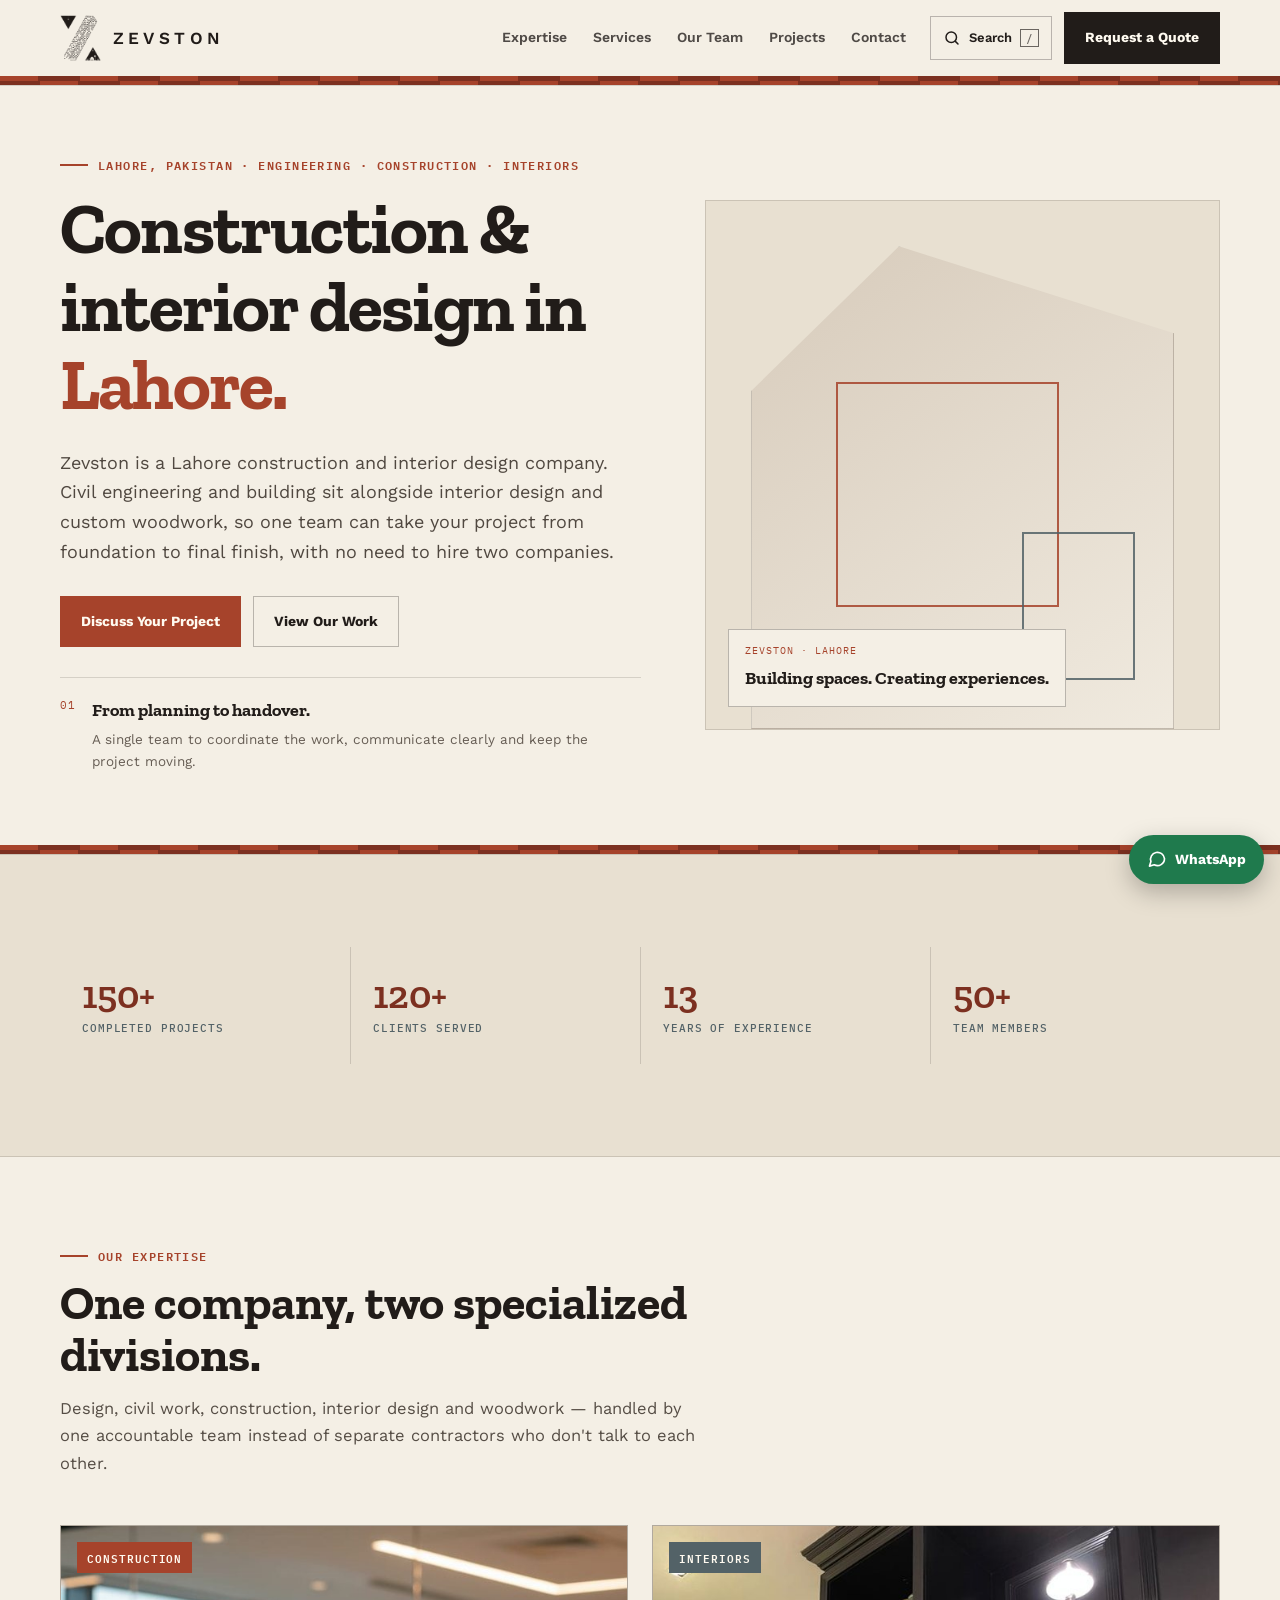
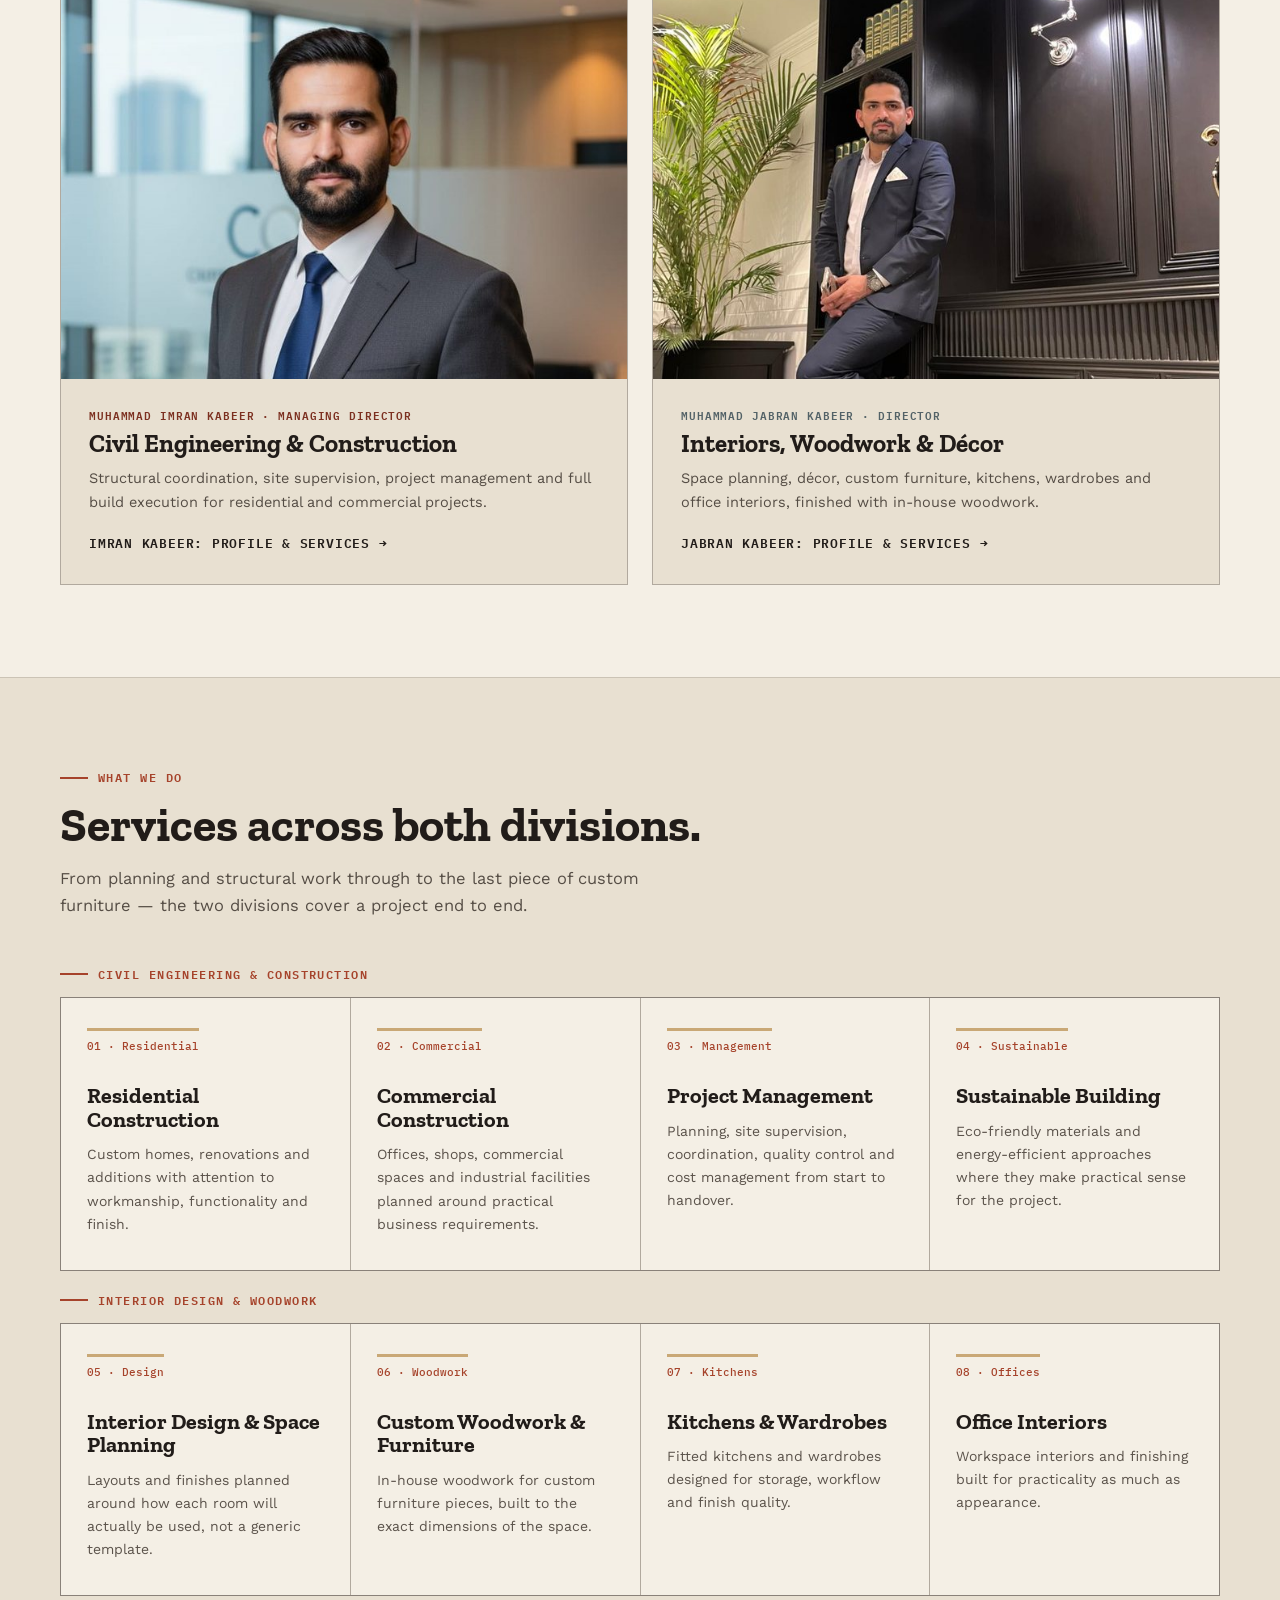
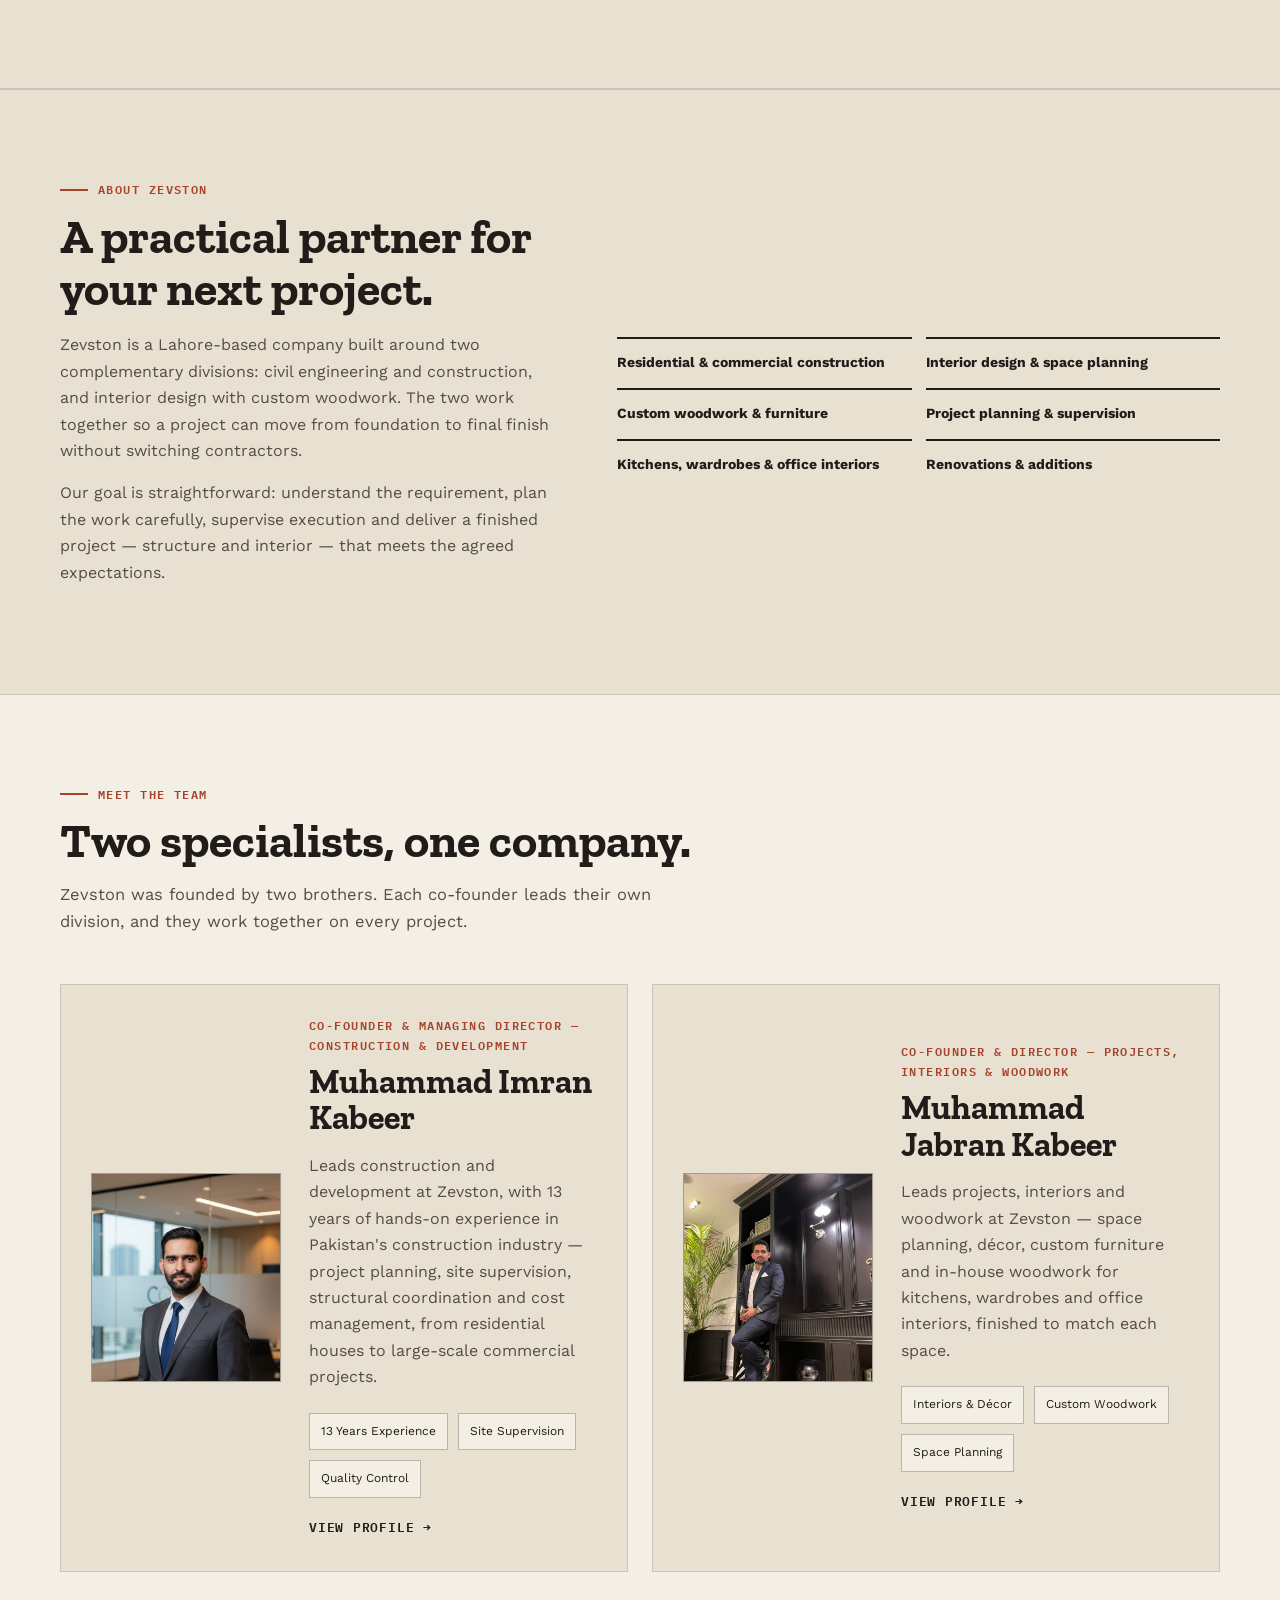
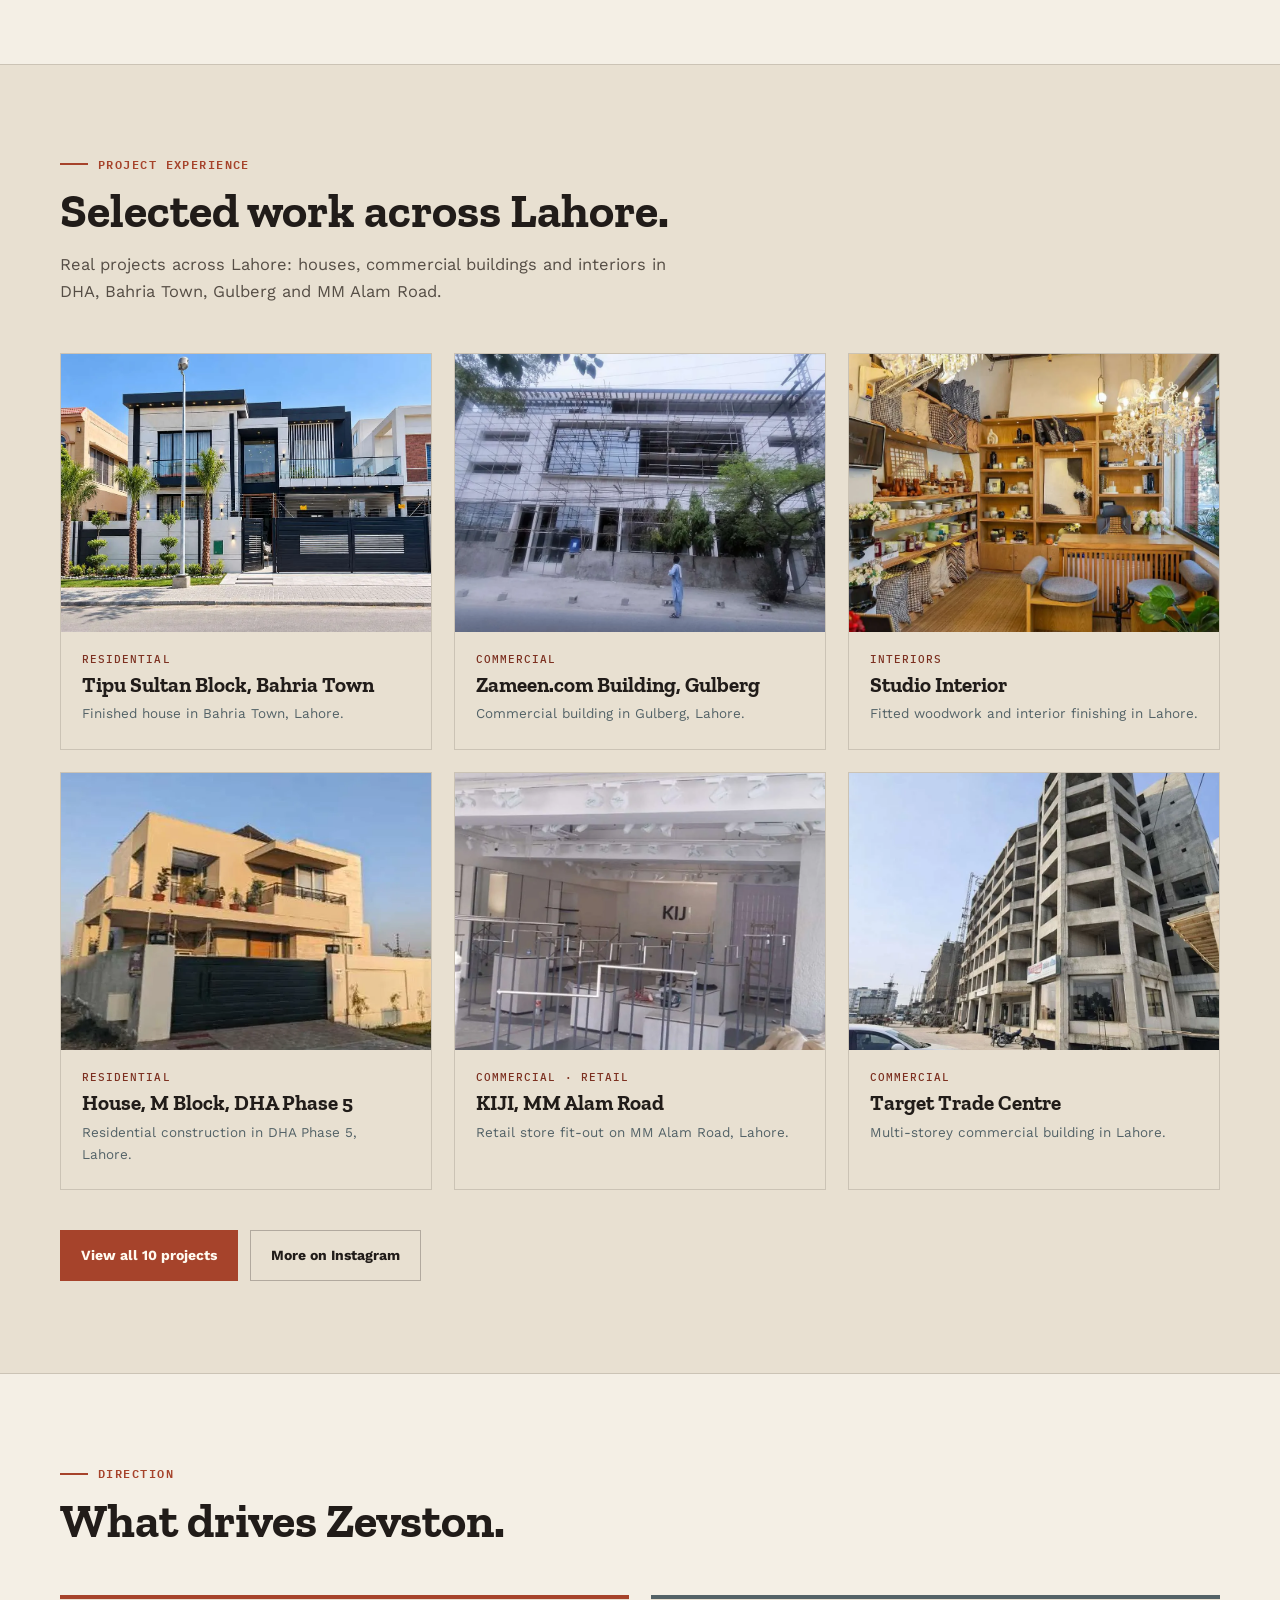
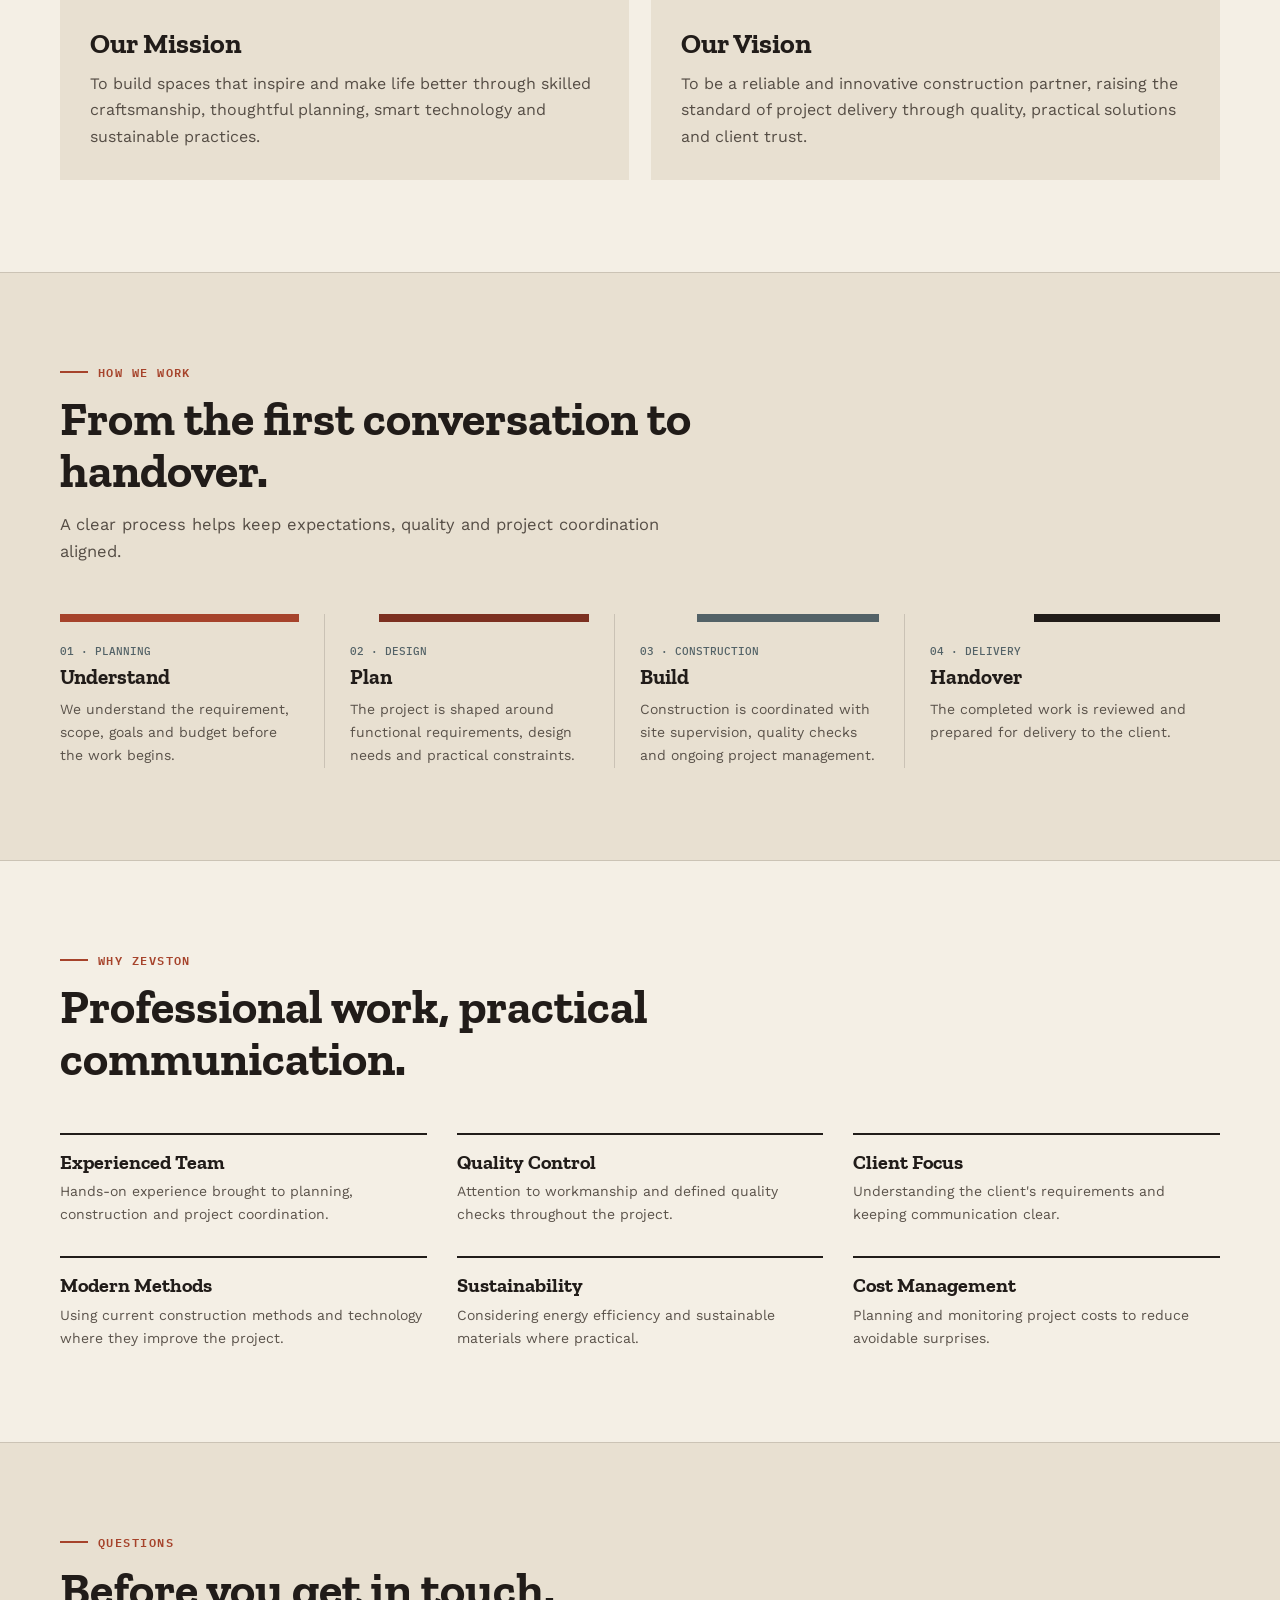
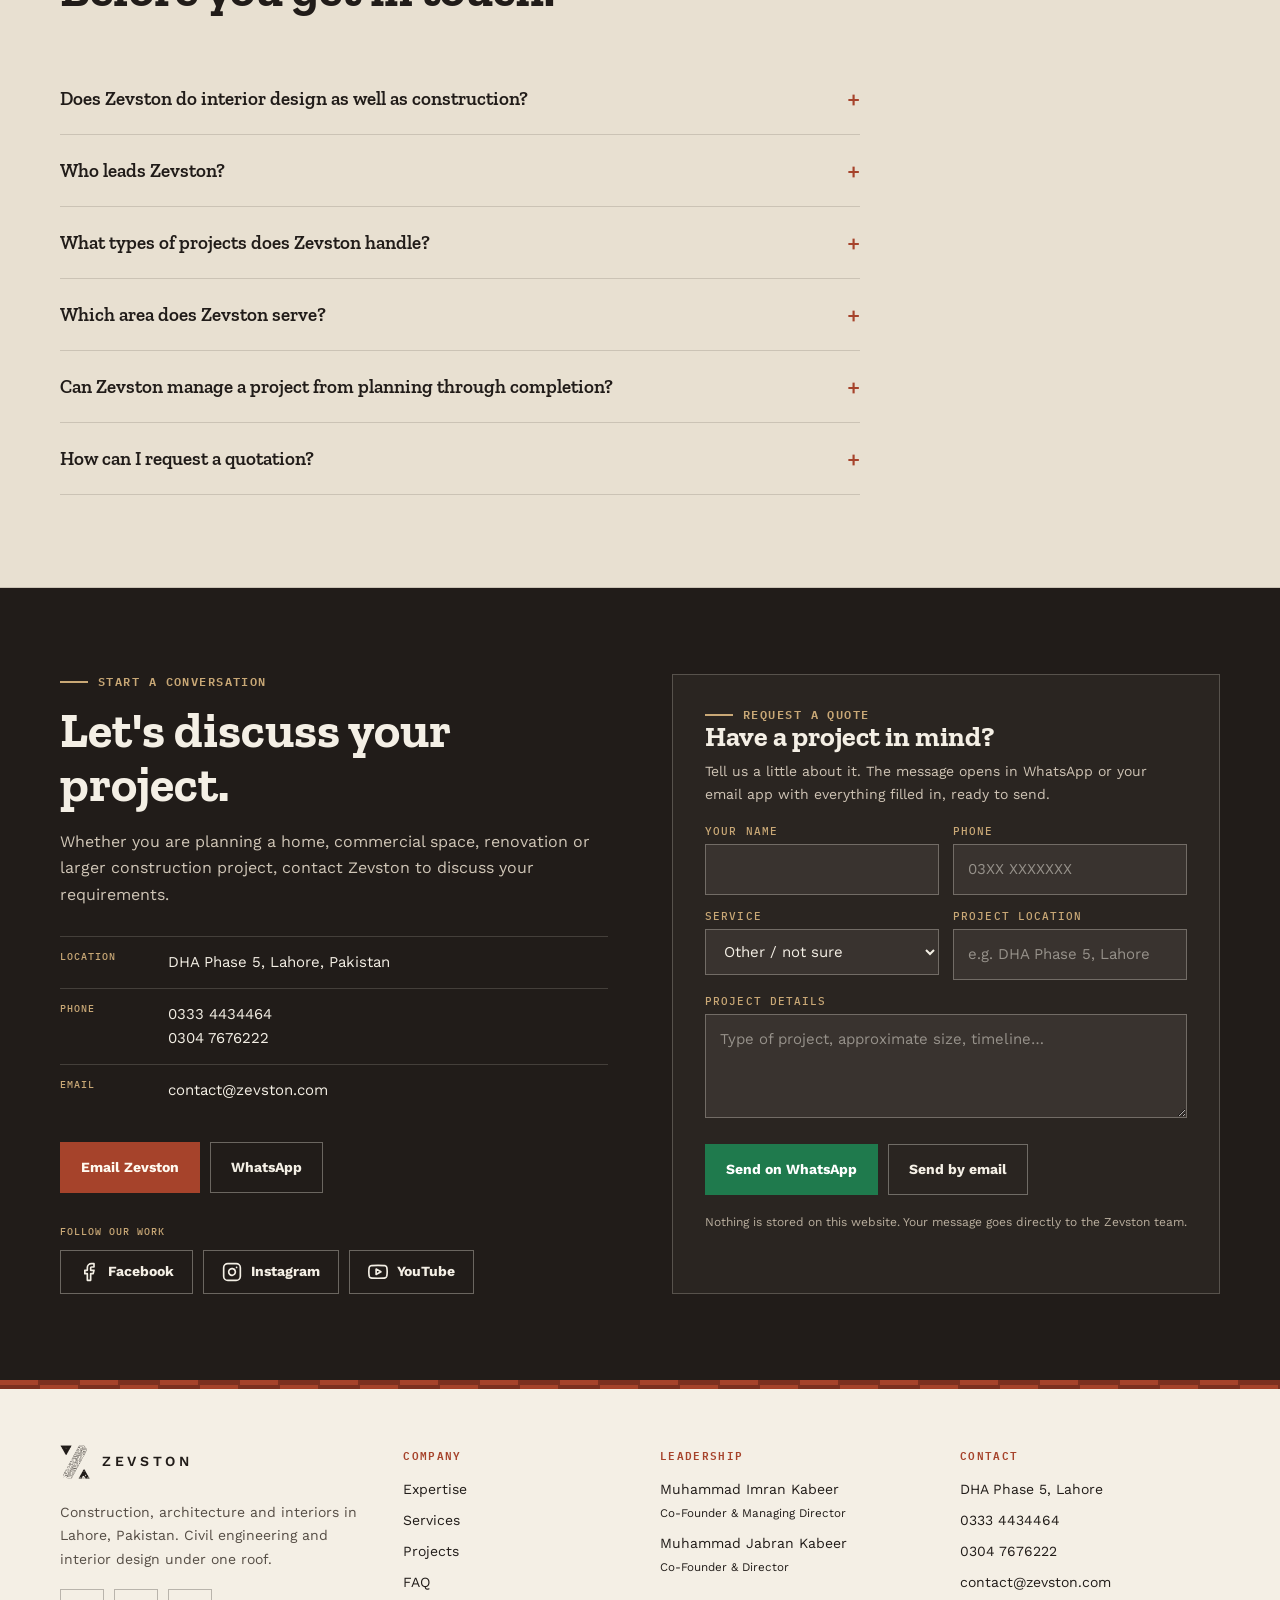
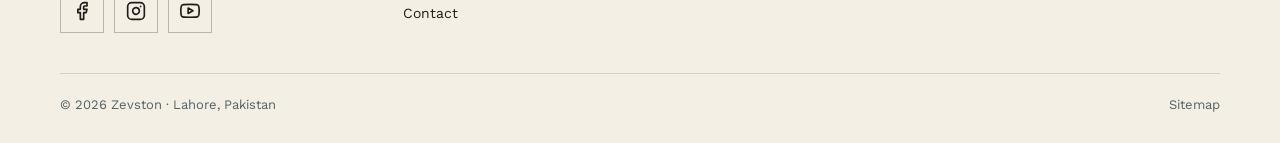
<file: index.html>
<!DOCTYPE html>
<html lang="en">
<head>
  <meta charset="UTF-8">
  <meta name="viewport" content="width=device-width, initial-scale=1, viewport-fit=cover">
  <title>Zevston | Construction & Interior Design in Lahore</title>
  <meta name="description" content="Zevston is a Lahore construction and interior design company: civil engineering, residential and commercial building, custom woodwork, kitchens and office interiors under one team.">
  <meta name="robots" content="index,follow,max-image-preview:large">
  <link rel="canonical" href="https://zevston.com/">
  <meta name="theme-color" content="#211C19">
  <meta name="author" content="Zevston">

  <link rel="icon" href="/favicon.ico" sizes="48x48">
  <link rel="icon" type="image/png" href="/favicon.png" sizes="256x256">
  <link rel="icon" type="image/png" href="/favicon-32.png" sizes="32x32">
  <link rel="apple-touch-icon" href="/apple-touch-icon.png">
  <link rel="manifest" href="/site.webmanifest">

  <meta property="og:site_name" content="Zevston">
  <meta property="og:locale" content="en_PK">
  <meta property="og:type" content="website">
  <meta property="og:title" content="Zevston | Construction & Interior Design in Lahore">
  <meta property="og:description" content="Zevston is a Lahore construction and interior design company: civil engineering, residential and commercial building, custom woodwork, kitchens and office interiors under one team.">
  <meta property="og:url" content="https://zevston.com/">
  <meta property="og:image" content="https://zevston.com/og-image.png">
  <meta property="og:image:width" content="1200">
  <meta property="og:image:height" content="630">
  <meta property="og:image:alt" content="Zevston: construction, architecture and interiors in Lahore">
  <meta name="twitter:card" content="summary_large_image">
  <meta name="twitter:title" content="Zevston | Construction & Interior Design in Lahore">
  <meta name="twitter:description" content="Zevston is a Lahore construction and interior design company: civil engineering, residential and commercial building, custom woodwork, kitchens and office interiors under one team.">
  <meta name="twitter:image" content="https://zevston.com/og-image.png">

  <!-- Google Search Console: verify via DNS TXT in Cloudflare (recommended), or paste the meta tag here:
  <meta name="google-site-verification" content="PASTE_TOKEN_HERE"> -->

  <link rel="preconnect" href="https://fonts.googleapis.com">
  <link rel="preconnect" href="https://fonts.gstatic.com" crossorigin>
  <link href="https://fonts.googleapis.com/css2?family=IBM+Plex+Mono:wght@400;500;600&family=Work+Sans:wght@400;500;600;700&family=Zilla+Slab:wght@500;600;700&display=swap" rel="stylesheet">
  <link rel="stylesheet" href="/assets/style.css?v=20261006">

<script type="application/ld+json">
{
  "@context": "https://schema.org",
  "@type": "GeneralContractor",
  "@id": "https://zevston.com/#organization",
  "name": "Zevston",
  "url": "https://zevston.com/",
  "logo": "https://zevston.com/logo-mark.png",
  "image": "https://zevston.com/og-image.png",
  "description": "Zevston is a Lahore, Pakistan company offering civil engineering and construction alongside interior design and custom woodwork.",
  "slogan": "Building spaces. Creating experiences.",
  "email": "contact@zevston.com",
  "telephone": ["+923334434464", "+923047676222"],
  "sameAs": [
    "https://www.facebook.com/zevston",
    "https://www.instagram.com/zevston_homes/",
    "https://www.youtube.com/@Zevston_homes"
  ],
  "address": {
    "@type": "PostalAddress",
    "streetAddress": "DHA Phase 5",
    "addressLocality": "Lahore",
    "addressRegion": "Punjab",
    "addressCountry": "PK"
  },
  "areaServed": {
    "@type": "City",
    "name": "Lahore"
  },
  "founder": [
    {
      "@type": "Person",
      "@id": "https://zevston.com/imran-kabeer/#person",
      "name": "Muhammad Imran Kabeer",
      "jobTitle": "Co-Founder & Managing Director — Construction & Development",
      "url": "https://zevston.com/imran-kabeer/"
    },
    {
      "@type": "Person",
      "@id": "https://zevston.com/jabran-kabeer/#person",
      "name": "Muhammad Jabran Kabeer",
      "jobTitle": "Co-Founder & Director — Projects, Interiors & Woodwork",
      "url": "https://zevston.com/jabran-kabeer/"
    }
  ],
  "contactPoint": [
    {
      "@type": "ContactPoint",
      "contactType": "customer service",
      "telephone": "+923334434464",
      "email": "contact@zevston.com",
      "areaServed": "PK"
    }
  ],
  "knowsAbout": [
    "Civil engineering",
    "Construction",
    "Interior design",
    "Woodwork",
    "Project management"
  ],
  "hasOfferCatalog": {
    "@type": "OfferCatalog",
    "name": "Zevston services",
    "itemListElement": [
      {
        "@type": "Offer",
        "itemOffered": {
          "@type": "Service",
          "name": "Residential Construction"
        }
      },
      {
        "@type": "Offer",
        "itemOffered": {
          "@type": "Service",
          "name": "Commercial Construction"
        }
      },
      {
        "@type": "Offer",
        "itemOffered": {
          "@type": "Service",
          "name": "Project Management"
        }
      },
      {
        "@type": "Offer",
        "itemOffered": {
          "@type": "Service",
          "name": "Sustainable Building"
        }
      },
      {
        "@type": "Offer",
        "itemOffered": {
          "@type": "Service",
          "name": "Interior Design & Space Planning"
        }
      },
      {
        "@type": "Offer",
        "itemOffered": {
          "@type": "Service",
          "name": "Custom Woodwork & Furniture"
        }
      },
      {
        "@type": "Offer",
        "itemOffered": {
          "@type": "Service",
          "name": "Kitchens & Wardrobes"
        }
      },
      {
        "@type": "Offer",
        "itemOffered": {
          "@type": "Service",
          "name": "Office Interiors"
        }
      }
    ]
  }
}
</script>
<script type="application/ld+json">
{
  "@context": "https://schema.org",
  "@type": "WebSite",
  "@id": "https://zevston.com/#website",
  "url": "https://zevston.com/",
  "name": "Zevston",
  "publisher": {
    "@id": "https://zevston.com/#organization"
  },
  "inLanguage": "en"
}
</script>
<script type="application/ld+json">
{
  "@context": "https://schema.org",
  "@type": "FAQPage",
  "mainEntity": [
    {
      "@type": "Question",
      "name": "Does Zevston do interior design as well as construction?",
      "acceptedAnswer": {
        "@type": "Answer",
        "text": "Yes. Zevston has two divisions: civil engineering and construction, and interior design with custom woodwork. They work together, so a project can move from foundation to final finish with one team."
      }
    },
    {
      "@type": "Question",
      "name": "Who leads Zevston?",
      "acceptedAnswer": {
        "@type": "Answer",
        "text": "Zevston was founded by two brothers. Co-Founder & Managing Director Muhammad Imran Kabeer leads construction and development, and Co-Founder & Director Muhammad Jabran Kabeer leads projects, interiors and woodwork."
      }
    },
    {
      "@type": "Question",
      "name": "What types of projects does Zevston handle?",
      "acceptedAnswer": {
        "@type": "Answer",
        "text": "Residential houses, renovations and additions, offices, shops, commercial spaces, industrial facilities and infrastructure-related work."
      }
    },
    {
      "@type": "Question",
      "name": "Which area does Zevston serve?",
      "acceptedAnswer": {
        "@type": "Answer",
        "text": "Zevston is based in Lahore, Pakistan. Contact the team to discuss the location and requirements of your project."
      }
    },
    {
      "@type": "Question",
      "name": "Can Zevston manage a project from planning through completion?",
      "acceptedAnswer": {
        "@type": "Answer",
        "text": "Project management and construction coordination are among Zevston's services. The exact scope can be agreed during the initial project discussion."
      }
    },
    {
      "@type": "Question",
      "name": "How can I request a quotation?",
      "acceptedAnswer": {
        "@type": "Answer",
        "text": "Use the quote form on this page, message the team on WhatsApp, or email contact@zevston.com with your project details. They can then discuss the scope, requirements and next steps."
      }
    }
  ]
}
</script>
</head>
<body>
<a class="skip-link" href="#main">Skip to content</a>
<header id="site-header">
  <div class="wrap nav">
    <a class="brand" href="/" aria-label="Zevston home"><img src="/logo-mark.png" alt="" width="41" height="46"><span class="word">Zevston</span></a>

    <nav class="links" id="main-nav" aria-label="Main navigation">
      <a href="/#expertise">Expertise</a>
      <a href="/#services">Services</a>
      <a href="/#team">Our Team</a>
      <a href="/projects/">Projects</a>
      <a href="/#contact">Contact</a>
    </nav>

    <div class="nav-actions">
      <button type="button" class="icon-btn js-search-open" aria-label="Search the site" aria-haspopup="dialog"><svg viewBox="0 0 24 24" fill="none" stroke="currentColor" stroke-width="2" stroke-linecap="round" aria-hidden="true"><circle cx="11" cy="11" r="7"/><path d="m20 20-3.5-3.5"/></svg><span class="label">Search</span><span class="kbd">/</span></button>
      <a class="btn nav-cta" href="/#quote">Request a Quote</a>
      <button type="button" class="menu-btn" id="menu-btn" aria-expanded="false" aria-controls="main-nav">Menu</button>
    </div>
  </div>
  <div class="bond"></div>
</header>

<main id="main">

  <!-- HERO -->
  <section class="hero">
    <div class="wrap hero-grid">
      <div>
        <div class="eyebrow">Lahore, Pakistan · Engineering · Construction · Interiors</div>
        <h1>Construction &amp; interior design in <span>Lahore.</span></h1>
        <p class="lede">
          Zevston is a Lahore construction and interior design company. Civil engineering and building
          sit alongside interior design and custom woodwork, so one team can take your project from
          foundation to final finish, with no need to hire two companies.
        </p>

        <div class="hero-actions">
          <a class="btn brick" href="#contact">Discuss Your Project</a>
          <a class="btn alt" href="#projects">View Our Work</a>
        </div>

        <div class="hero-note">
          <div class="mono" style="color:var(--brick);font-size:0.6875rem;">01</div>
          <div>
            <strong>From planning to handover.</strong>
            <p>A single team to coordinate the work, communicate clearly and keep the project moving.</p>
          </div>
        </div>
      </div>

      <div class="hero-visual" role="img" aria-label="Architectural construction illustration">
        <div class="hero-architecture"></div>
        <div class="hero-label">
          <div class="mono">ZEVSTON · LAHORE</div> <strong>Building spaces. Creating experiences.</strong>
        </div>
      </div>
    </div>
    <div class="bond"></div>
  </section>

  <!-- TRUST -->
  <section class="trust" aria-label="Company experience">
    <div class="wrap trust-grid">
      <div class="trust-item">
        <div class="trust-num">150+</div>
        <div class="trust-label">Completed projects</div>
      </div>
      <div class="trust-item">
        <div class="trust-num">120+</div>
        <div class="trust-label">Clients served</div>
      </div>
      <div class="trust-item">
        <div class="trust-num">13</div>
        <div class="trust-label">Years of experience</div>
      </div>
      <div class="trust-item">
        <div class="trust-num">50+</div>
        <div class="trust-label">Team members</div>
      </div>
    </div>
  </section>

  <!-- DIVISIONS -->
  <section id="expertise">
    <div class="wrap">
      <div class="section-head">
        <div class="eyebrow">Our expertise</div>
        <h2>One company, two specialized divisions.</h2>
        <p>
          Design, civil work, construction, interior design and woodwork — handled by one accountable
          team instead of separate contractors who don't talk to each other.
        </p>
      </div>

      <div class="divisions">
        <a class="division-card" href="/imran-kabeer/">
          <div class="division-photo">
            <div class="division-tag">Construction</div>
            <img src="/imran.jpg" width="700" height="959" loading="lazy" decoding="async" alt="Muhammad Imran Kabeer, Co-Founder &amp; Managing Director of Zevston">
          </div>
          <div class="division-body">
            <div class="who">Muhammad Imran Kabeer · Managing Director</div>
            <h3>Civil Engineering & Construction</h3>
            <p>Structural coordination, site supervision, project management and full build execution for residential and commercial projects.</p>
            <span class="division-link">Imran Kabeer: profile &amp; services →</span>
          </div>
        </a>

        <a class="division-card" href="/jabran-kabeer/">
          <div class="division-photo">
            <div class="division-tag">Interiors</div>
            <img src="/jabran.jpg" width="700" height="933" loading="lazy" decoding="async" alt="Muhammad Jabran Kabeer, Co-Founder &amp; Director of Zevston">
          </div>
          <div class="division-body">
            <div class="who">Muhammad Jabran Kabeer · Director</div>
            <h3>Interiors, Woodwork & Décor</h3>
            <p>Space planning, décor, custom furniture, kitchens, wardrobes and office interiors, finished with in-house woodwork.</p>
            <span class="division-link">Jabran Kabeer: profile &amp; services →</span>
          </div>
        </a>
      </div>
    </div>
  </section>

  <!-- SERVICES -->
  <section id="services" style="background:var(--paper-2);border-top:1px solid var(--line);border-bottom:1px solid var(--line);">
    <div class="wrap">
      <div class="section-head">
        <div class="eyebrow">What we do</div>
        <h2>Services across both divisions.</h2>
        <p>
          From planning and structural work through to the last piece of custom furniture —
          the two divisions cover a project end to end.
        </p>
      </div>

      <div class="eyebrow" style="margin-bottom:1rem;">Civil engineering & construction</div>
      <div class="services" style="margin-bottom:1.375rem;">
        <article class="service">
          <div class="num">01 · Residential</div>
          <h3>Residential Construction</h3>
          <p>Custom homes, renovations and additions with attention to workmanship, functionality and finish.</p>
        </article>

        <article class="service">
          <div class="num">02 · Commercial</div>
          <h3>Commercial Construction</h3>
          <p>Offices, shops, commercial spaces and industrial facilities planned around practical business requirements.</p>
        </article>

        <article class="service">
          <div class="num">03 · Management</div>
          <h3>Project Management</h3>
          <p>Planning, site supervision, coordination, quality control and cost management from start to handover.</p>
        </article>

        <article class="service">
          <div class="num">04 · Sustainable</div>
          <h3>Sustainable Building</h3>
          <p>Eco-friendly materials and energy-efficient approaches where they make practical sense for the project.</p>
        </article>
      </div>

      <div class="eyebrow" style="margin-bottom:1rem;">Interior design & woodwork</div>
      <div class="services">
        <article class="service">
          <div class="num">05 · Design</div>
          <h3>Interior Design & Space Planning</h3>
          <p>Layouts and finishes planned around how each room will actually be used, not a generic template.</p>
        </article>

        <article class="service">
          <div class="num">06 · Woodwork</div>
          <h3>Custom Woodwork & Furniture</h3>
          <p>In-house woodwork for custom furniture pieces, built to the exact dimensions of the space.</p>
        </article>

        <article class="service">
          <div class="num">07 · Kitchens</div>
          <h3>Kitchens & Wardrobes</h3>
          <p>Fitted kitchens and wardrobes designed for storage, workflow and finish quality.</p>
        </article>

        <article class="service">
          <div class="num">08 · Offices</div>
          <h3>Office Interiors</h3>
          <p>Workspace interiors and finishing built for practicality as much as appearance.</p>
        </article>
      </div>
    </div>
  </section>

  <!-- ABOUT -->
  <section class="about" id="about">
    <div class="wrap about-grid">
      <div class="about-copy">
        <div class="eyebrow">About Zevston</div>
        <h2>A practical partner for your next project.</h2>
        <p>
          Zevston is a Lahore-based company built around two complementary divisions: civil engineering
          and construction, and interior design with custom woodwork. The two work together so a project
          can move from foundation to final finish without switching contractors.
        </p>
        <p>
          Our goal is straightforward: understand the requirement, plan the work carefully,
          supervise execution and deliver a finished project — structure and interior — that meets
          the agreed expectations.
        </p>
      </div>

      <div>
        <div class="about-list">
          <div>Residential & commercial construction</div>
          <div>Interior design & space planning</div>
          <div>Custom woodwork & furniture</div>
          <div>Project planning & supervision</div>
          <div>Kitchens, wardrobes & office interiors</div>
          <div>Renovations & additions</div>
        </div>
      </div>
    </div>
  </section>

  <!-- TEAM -->
  <section id="team">
    <div class="wrap">
      <div class="section-head">
        <div class="eyebrow">Meet the team</div>
        <h2>Two specialists, one company.</h2>
        <p>
          Zevston was founded by two brothers. Each co-founder leads their own division, and they
          work together on every project.
        </p>
      </div>

      <div class="team-grid">
        <div class="leader">
          <div class="founder-photo">
            <img
              src="/imran.jpg" width="700" height="959" loading="lazy" decoding="async"
              alt="Muhammad Imran Kabeer, Co-Founder &amp; Managing Director of Zevston"
              onerror="this.style.display='none';document.getElementById('founder-fallback-1').style.display='grid';"
            >
            <div class="founder-fallback" id="founder-fallback-1" style="display:none;">IK</div>
          </div>
          <div>
            <div class="role">Co-Founder &amp; Managing Director — Construction &amp; Development</div>
            <h3><a href="/imran-kabeer/">Muhammad Imran Kabeer</a></h3>
            <p>
              Leads construction and development at Zevston, with 13 years of hands-on experience in Pakistan's construction industry — project planning,
              site supervision, structural coordination and cost management, from residential houses
              to large-scale commercial projects.
            </p>
            <div class="credentials">
              <span class="pill">13 Years Experience</span>
              <span class="pill">Site Supervision</span>
              <span class="pill">Quality Control</span>
            </div>
            <a class="link-arrow" href="/imran-kabeer/">View profile →</a>
          </div>
        </div>

        <div class="leader">
          <div class="founder-photo">
            <img
              src="/jabran.jpg" width="700" height="933" loading="lazy" decoding="async"
              alt="Muhammad Jabran Kabeer, Co-Founder &amp; Director of Zevston"
              onerror="this.style.display='none';document.getElementById('founder-fallback-2').style.display='grid';"
            >
            <div class="founder-fallback" id="founder-fallback-2" style="display:none;">JK</div>
          </div>
          <div>
            <div class="role">Co-Founder &amp; Director — Projects, Interiors &amp; Woodwork</div>
            <h3><a href="/jabran-kabeer/">Muhammad Jabran Kabeer</a></h3>
            <p>
              Leads projects, interiors and woodwork at Zevston — space planning, décor, custom furniture
              and in-house woodwork for kitchens, wardrobes and office interiors, finished to match each space.
            </p>
            <div class="credentials">
              <span class="pill">Interiors &amp; Décor</span>
              <span class="pill">Custom Woodwork</span>
              <span class="pill">Space Planning</span>
            </div>
            <a class="link-arrow" href="/jabran-kabeer/">View profile →</a>
          </div>
        </div>
      </div>
    </div>
  </section>

  <!-- PROJECTS -->
  <section id="projects" style="background:var(--paper-2);border-top:1px solid var(--line);border-bottom:1px solid var(--line);">
    <div class="wrap">
      <div class="section-head">
        <div class="eyebrow">Project experience</div>
        <h2>Selected work across Lahore.</h2>
        <p>
          Real projects across Lahore: houses, commercial buildings and interiors in DHA, Bahria Town, Gulberg and MM Alam Road.
        </p>
      </div>

      <div class="projects">
        <article class="project">
          <a class="project-link" href="/projects/#tipu-sultan-block-bahria-town">
            <div class="project-image"><img src="/projects/photos/tipu-sultan-bahria-town-finished.webp" alt="Finished modern house with dark gate and palm trees in Tipu Sultan Block, Bahria Town Lahore" width="1045" height="869" loading="lazy" decoding="async"></div>
          </a>
          <div class="project-body">
            <div class="project-cat">Residential</div>
            <h3><a href="/projects/#tipu-sultan-block-bahria-town">Tipu Sultan Block, Bahria Town</a></h3>
            <p>Finished house in Bahria Town, Lahore.</p>
          </div>
        </article>

        <article class="project">
          <a class="project-link" href="/projects/#zameen-com-building-gulberg">
            <div class="project-image"><img src="/projects/photos/zameen-gulberg-site.webp" alt="Zameen.com building under construction in Gulberg, Lahore" width="974" height="840" loading="lazy" decoding="async"></div>
          </a>
          <div class="project-body">
            <div class="project-cat">Commercial</div>
            <h3><a href="/projects/#zameen-com-building-gulberg">Zameen.com Building, Gulberg</a></h3>
            <p>Commercial building in Gulberg, Lahore.</p>
          </div>
        </article>

        <article class="project">
          <a class="project-link" href="/projects/#studio-interior-lahore">
            <div class="project-image"><img src="/projects/photos/studio-interior-inside.webp" alt="Finished studio interior with fitted wooden shelving and chandeliers, Lahore" width="930" height="774" loading="lazy" decoding="async"></div>
          </a>
          <div class="project-body">
            <div class="project-cat">Interiors</div>
            <h3><a href="/projects/#studio-interior-lahore">Studio Interior</a></h3>
            <p>Fitted woodwork and interior finishing in Lahore.</p>
          </div>
        </article>

        <article class="project">
          <a class="project-link" href="/projects/#m-block-dha-phase-5-house">
            <div class="project-image"><img src="/projects/photos/dha-phase-5-m-block-finished.webp" alt="Finished house with a dark gate in M Block, DHA Phase 5, Lahore" width="594" height="495" loading="lazy" decoding="async"></div>
          </a>
          <div class="project-body">
            <div class="project-cat">Residential</div>
            <h3><a href="/projects/#m-block-dha-phase-5-house">House, M Block, DHA Phase 5</a></h3>
            <p>Residential construction in DHA Phase 5, Lahore.</p>
          </div>
        </article>

        <article class="project">
          <a class="project-link" href="/projects/#kiji-mm-alam-road">
            <div class="project-image"><img src="/projects/photos/kiji-mm-alam-road-store.webp" alt="KIJI store interior fit-out on MM Alam Road, Lahore" width="911" height="787" loading="lazy" decoding="async"></div>
          </a>
          <div class="project-body">
            <div class="project-cat">Commercial · Retail</div>
            <h3><a href="/projects/#kiji-mm-alam-road">KIJI, MM Alam Road</a></h3>
            <p>Retail store fit-out on MM Alam Road, Lahore.</p>
          </div>
        </article>

        <article class="project">
          <a class="project-link" href="/projects/#target-trade-centre">
            <div class="project-image"><img src="/projects/photos/target-trade-centre-lahore.webp" alt="Multi-storey Target Trade Centre commercial building in Lahore" width="936" height="782" loading="lazy" decoding="async"></div>
          </a>
          <div class="project-body">
            <div class="project-cat">Commercial</div>
            <h3><a href="/projects/#target-trade-centre">Target Trade Centre</a></h3>
            <p>Multi-storey commercial building in Lahore.</p>
          </div>
        </article>
      </div>

      <div class="projects-more">
        <a class="btn brick" href="/projects/">View all 10 projects</a>
        <a class="btn alt" href="https://www.instagram.com/zevston_homes/" target="_blank" rel="me noopener">More on Instagram</a>
      </div>
    </div>
  </section>

  <!-- MISSION / VISION -->
  <section>
    <div class="wrap">
      <div class="section-head">
        <div class="eyebrow">Direction</div>
        <h2>What drives Zevston.</h2>
      </div>

      <div class="mission-grid">
        <article class="mission-card">
          <h3>Our Mission</h3>
          <p>
            To build spaces that inspire and make life better through skilled craftsmanship,
            thoughtful planning, smart technology and sustainable practices.
          </p>
        </article>
        <article class="mission-card">
          <h3>Our Vision</h3>
          <p>
            To be a reliable and innovative construction partner, raising the standard of
            project delivery through quality, practical solutions and client trust.
          </p>
        </article>
      </div>
    </div>
  </section>

  <!-- PROCESS -->
  <section id="process" style="background:var(--paper-2);border-top:1px solid var(--line);border-bottom:1px solid var(--line);">
    <div class="wrap">
      <div class="section-head">
        <div class="eyebrow">How we work</div>
        <h2>From the first conversation to handover.</h2>
        <p>A clear process helps keep expectations, quality and project coordination aligned.</p>
      </div>

      <div class="process">
        <article class="step">
          <div class="step-line"></div>
          <div class="step-num">01 · PLANNING</div>
          <h3>Understand</h3>
          <p>We understand the requirement, scope, goals and budget before the work begins.</p>
        </article>
        <article class="step">
          <div class="step-line"></div>
          <div class="step-num">02 · DESIGN</div>
          <h3>Plan</h3>
          <p>The project is shaped around functional requirements, design needs and practical constraints.</p>
        </article>
        <article class="step">
          <div class="step-line"></div>
          <div class="step-num">03 · CONSTRUCTION</div>
          <h3>Build</h3>
          <p>Construction is coordinated with site supervision, quality checks and ongoing project management.</p>
        </article>
        <article class="step">
          <div class="step-line"></div>
          <div class="step-num">04 · DELIVERY</div>
          <h3>Handover</h3>
          <p>The completed work is reviewed and prepared for delivery to the client.</p>
        </article>
      </div>
    </div>
  </section>

  <!-- WHY -->
  <section>
    <div class="wrap">
      <div class="section-head">
        <div class="eyebrow">Why Zevston</div>
        <h2>Professional work, practical communication.</h2>
      </div>

      <div class="why">
        <article class="why-card">
          <h3>Experienced Team</h3>
          <p>Hands-on experience brought to planning, construction and project coordination.</p>
        </article>
        <article class="why-card">
          <h3>Quality Control</h3>
          <p>Attention to workmanship and defined quality checks throughout the project.</p>
        </article>
        <article class="why-card">
          <h3>Client Focus</h3>
          <p>Understanding the client's requirements and keeping communication clear.</p>
        </article>
        <article class="why-card">
          <h3>Modern Methods</h3>
          <p>Using current construction methods and technology where they improve the project.</p>
        </article>
        <article class="why-card">
          <h3>Sustainability</h3>
          <p>Considering energy efficiency and sustainable materials where practical.</p>
        </article>
        <article class="why-card">
          <h3>Cost Management</h3>
          <p>Planning and monitoring project costs to reduce avoidable surprises.</p>
        </article>
      </div>
    </div>
  </section>

  <!-- FAQ -->
  <section id="faq" style="background:var(--paper-2);border-top:1px solid var(--line);border-bottom:1px solid var(--line);">
    <div class="wrap">
      <div class="section-head">
        <div class="eyebrow">Questions</div>
        <h2>Before you get in touch.</h2>
      </div>

      <div class="faq">
        <div class="faq-item">
          <button class="faq-q" aria-expanded="false" type="button">
            Does Zevston do interior design as well as construction?
            <span class="plus" aria-hidden="true">+</span>
          </button>
          <div class="faq-a">
            <p>Yes. Zevston has two divisions: civil engineering and construction, and interior design with custom woodwork. They work together, so a project can move from foundation to final finish with one team.</p>
          </div>
        </div>

        <div class="faq-item">
          <button class="faq-q" aria-expanded="false" type="button">
            Who leads Zevston?
            <span class="plus" aria-hidden="true">+</span>
          </button>
          <div class="faq-a">
            <p>Zevston was founded by two brothers. Co-Founder &amp; Managing Director <a href="/imran-kabeer/">Muhammad Imran Kabeer</a> leads construction and development, and Co-Founder &amp; Director <a href="/jabran-kabeer/">Muhammad Jabran Kabeer</a> leads projects, interiors and woodwork.</p>
          </div>
        </div>

        <div class="faq-item">
          <button class="faq-q" aria-expanded="false" type="button">
            What types of projects does Zevston handle?
            <span class="plus" aria-hidden="true">+</span>
          </button>
          <div class="faq-a">
            <p>Residential houses, renovations and additions, offices, shops, commercial spaces, industrial facilities and infrastructure-related work.</p>
          </div>
        </div>

        <div class="faq-item">
          <button class="faq-q" aria-expanded="false" type="button">
            Which area does Zevston serve?
            <span class="plus" aria-hidden="true">+</span>
          </button>
          <div class="faq-a">
            <p>Zevston is based in Lahore, Pakistan. Contact the team to discuss the location and requirements of your project.</p>
          </div>
        </div>

        <div class="faq-item">
          <button class="faq-q" aria-expanded="false" type="button">
            Can Zevston manage a project from planning through completion?
            <span class="plus" aria-hidden="true">+</span>
          </button>
          <div class="faq-a">
            <p>Project management and construction coordination are among Zevston's services. The exact scope can be agreed during the initial project discussion.</p>
          </div>
        </div>

        <div class="faq-item">
          <button class="faq-q" aria-expanded="false" type="button">
            How can I request a quotation?
            <span class="plus" aria-hidden="true">+</span>
          </button>
          <div class="faq-a">
            <p>Use the quote form on this page, message the team on WhatsApp, or email contact@zevston.com with your project details. They can then discuss the scope, requirements and next steps.</p>
          </div>
        </div>
      </div>
    </div>
  </section>

  <!-- CONTACT -->
  <section class="contact" id="contact">
    <div class="wrap contact-grid">
      <div>
        <div class="eyebrow">Start a conversation</div>
        <h2>Let's discuss your project.</h2>
        <p class="lede">Whether you are planning a home, commercial space, renovation or larger construction project, contact Zevston to discuss your requirements.</p>

        <div class="contact-list">
          <div class="contact-row">
            <div class="key">Location</div>
            <div class="value">DHA Phase 5, Lahore, Pakistan</div>
          </div>
          <div class="contact-row">
            <div class="key">Phone</div>
            <div class="value">
              <a href="tel:+923334434464">0333 4434464</a><br>
              <a href="tel:+923047676222">0304 7676222</a>
            </div>
          </div>
          <div class="contact-row">
            <div class="key">Email</div>
            <div class="value"><a href="mailto:contact@zevston.com">contact@zevston.com</a></div>
          </div>
        </div>

        <div class="contact-actions">
          <a class="btn brick" href="mailto:contact@zevston.com?subject=Zevston%20Project%20Enquiry">Email Zevston</a>
          <a class="btn alt" href="https://wa.me/923334434464?text=Hello%20Zevston%2C%20I%20would%20like%20to%20discuss%20a%20project." target="_blank" rel="noopener">WhatsApp</a>
        </div>

        <div class="follow">
          <div class="follow-label">Follow our work</div>
        <nav class="social labelled" aria-label="Zevston on social media">
          <a href="https://www.facebook.com/zevston" target="_blank" rel="me noopener" aria-label="Zevston on Facebook"><svg viewBox="0 0 24 24" fill="none" stroke="currentColor" stroke-width="2" stroke-linecap="round" stroke-linejoin="round" aria-hidden="true"><path d="M18 2h-3a5 5 0 0 0-5 5v3H7v4h3v8h4v-8h3l1-4h-4V7a1 1 0 0 1 1-1h3z"/></svg><span>Facebook</span></a>
          <a href="https://www.instagram.com/zevston_homes/" target="_blank" rel="me noopener" aria-label="Zevston on Instagram"><svg viewBox="0 0 24 24" fill="none" stroke="currentColor" stroke-width="2" stroke-linecap="round" stroke-linejoin="round" aria-hidden="true"><rect x="2" y="2" width="20" height="20" rx="5" ry="5"/><path d="M16 11.37A4 4 0 1 1 12.63 8 4 4 0 0 1 16 11.37z"/><path d="M17.5 6.5h.01"/></svg><span>Instagram</span></a>
          <a href="https://www.youtube.com/@Zevston_homes" target="_blank" rel="me noopener" aria-label="Zevston on YouTube"><svg viewBox="0 0 24 24" fill="none" stroke="currentColor" stroke-width="2" stroke-linecap="round" stroke-linejoin="round" aria-hidden="true"><path d="M22.54 6.42a2.78 2.78 0 0 0-1.94-2C18.88 4 12 4 12 4s-6.88 0-8.6.46a2.78 2.78 0 0 0-1.94 2A29 29 0 0 0 1 11.75a29 29 0 0 0 .46 5.33A2.78 2.78 0 0 0 3.4 19c1.72.46 8.6.46 8.6.46s6.88 0 8.6-.46a2.78 2.78 0 0 0 1.94-2 29 29 0 0 0 .46-5.25 29 29 0 0 0-.46-5.33z"/><path d="m9.75 15.02 5.75-3.27-5.75-3.27z"/></svg><span>YouTube</span></a>
        </nav>
        </div>
      </div>

      <div class="quote-box" id="quote">
        <div class="eyebrow" style="color:var(--sand)">Request a quote</div>
        <h3>Have a project in mind?</h3>
        <p>Tell us a little about it. The message opens in WhatsApp or your email app with everything filled in, ready to send.</p>
        <form id="quote-form" class="quote-form">
          <div class="row">
            <div><label for="q-name">Your name</label><input id="q-name" name="name" type="text" autocomplete="name" required></div>
            <div><label for="q-phone">Phone</label><input id="q-phone" name="phone" type="tel" autocomplete="tel" placeholder="03XX XXXXXXX"></div>
          </div>
          <div class="row">
            <div><label for="q-service">Service</label>
          <select id="q-service" name="service">
            <option>Residential construction</option>
            <option>Commercial construction</option>
            <option>Project management</option>
            <option>Interior design & space planning</option>
            <option>Custom woodwork & furniture</option>
            <option>Kitchens & wardrobes</option>
            <option>Office interiors</option>
            <option selected>Other / not sure</option>
          </select></div>
            <div><label for="q-loc">Project location</label><input id="q-loc" name="location" type="text" placeholder="e.g. DHA Phase 5, Lahore"></div>
          </div>
          <div><label for="q-details">Project details</label><textarea id="q-details" name="details" required placeholder="Type of project, approximate size, timeline…"></textarea></div>
          <div class="actions">
            <button class="btn wa" type="submit">Send on WhatsApp</button>
            <button class="btn alt" type="button" id="quote-mail">Send by email</button>
          </div>
          <p class="form-note">Nothing is stored on this website. Your message goes directly to the Zevston team.</p>
        </form>
      </div>
    </div>
  </section>

</main>
<div class="bond"></div>

<footer>
  <div class="wrap">
    <div class="footer-top">
      <div>
        <a class="brand sm" href="/" aria-label="Zevston home"><img src="/logo-mark.png" alt="" width="41" height="46"><span class="word">Zevston</span></a>
        <p>Construction, architecture and interiors in Lahore, Pakistan. Civil engineering and interior design under one roof.</p>
        <nav class="social" aria-label="Zevston on social media">
          <a href="https://www.facebook.com/zevston" target="_blank" rel="me noopener" aria-label="Zevston on Facebook"><svg viewBox="0 0 24 24" fill="none" stroke="currentColor" stroke-width="2" stroke-linecap="round" stroke-linejoin="round" aria-hidden="true"><path d="M18 2h-3a5 5 0 0 0-5 5v3H7v4h3v8h4v-8h3l1-4h-4V7a1 1 0 0 1 1-1h3z"/></svg></a>
          <a href="https://www.instagram.com/zevston_homes/" target="_blank" rel="me noopener" aria-label="Zevston on Instagram"><svg viewBox="0 0 24 24" fill="none" stroke="currentColor" stroke-width="2" stroke-linecap="round" stroke-linejoin="round" aria-hidden="true"><rect x="2" y="2" width="20" height="20" rx="5" ry="5"/><path d="M16 11.37A4 4 0 1 1 12.63 8 4 4 0 0 1 16 11.37z"/><path d="M17.5 6.5h.01"/></svg></a>
          <a href="https://www.youtube.com/@Zevston_homes" target="_blank" rel="me noopener" aria-label="Zevston on YouTube"><svg viewBox="0 0 24 24" fill="none" stroke="currentColor" stroke-width="2" stroke-linecap="round" stroke-linejoin="round" aria-hidden="true"><path d="M22.54 6.42a2.78 2.78 0 0 0-1.94-2C18.88 4 12 4 12 4s-6.88 0-8.6.46a2.78 2.78 0 0 0-1.94 2A29 29 0 0 0 1 11.75a29 29 0 0 0 .46 5.33A2.78 2.78 0 0 0 3.4 19c1.72.46 8.6.46 8.6.46s6.88 0 8.6-.46a2.78 2.78 0 0 0 1.94-2 29 29 0 0 0 .46-5.25 29 29 0 0 0-.46-5.33z"/><path d="m9.75 15.02 5.75-3.27-5.75-3.27z"/></svg></a>
        </nav>
      </div>
      <div>
        <h4>Company</h4>
        <ul>
          <li><a href="/#expertise">Expertise</a></li>
          <li><a href="/#services">Services</a></li>
          <li><a href="/projects/">Projects</a></li>
          <li><a href="/#faq">FAQ</a></li>
          <li><a href="/#contact">Contact</a></li>
        </ul>
      </div>
      <div>
        <h4>Leadership</h4>
        <ul>
          <li><a href="/imran-kabeer/">Muhammad Imran Kabeer<br><small>Co-Founder &amp; Managing Director</small></a></li>
          <li><a href="/jabran-kabeer/">Muhammad Jabran Kabeer<br><small>Co-Founder &amp; Director</small></a></li>
        </ul>
      </div>
      <div>
        <h4>Contact</h4>
        <ul>
          <li>DHA Phase 5, Lahore</li>
          <li><a href="tel:+923334434464">0333 4434464</a></li>
          <li><a href="tel:+923047676222">0304 7676222</a></li>
          <li><a href="mailto:contact@zevston.com">contact@zevston.com</a></li>
        </ul>
      </div>
    </div>
    <div class="footer-bottom">
      <span>© <span class="js-year">2026</span> Zevston · Lahore, Pakistan</span>
      <span><a href="/sitemap.xml">Sitemap</a></span>
    </div>
  </div>
</footer>

<a class="wa-float" href="https://wa.me/923334434464?text=Hello%20Zevston%2C%20I%20would%20like%20to%20discuss%20a%20project." target="_blank" rel="noopener" aria-label="Chat with Zevston on WhatsApp"><svg viewBox="0 0 24 24" fill="none" stroke="currentColor" stroke-width="2" stroke-linecap="round" stroke-linejoin="round" aria-hidden="true"><path d="M21 11.5a8.4 8.4 0 0 1-12.4 7.4L3 20.5l1.7-5.4A8.4 8.4 0 1 1 21 11.5Z"/></svg><span>WhatsApp</span></a>

<div class="search-overlay" id="search-overlay" role="dialog" aria-modal="true" aria-label="Search Zevston">
  <div class="search-panel">
    <div class="search-form">
      <svg viewBox="0 0 24 24" fill="none" stroke="currentColor" stroke-width="2" stroke-linecap="round" aria-hidden="true"><circle cx="11" cy="11" r="7"/><path d="m20 20-3.5-3.5"/></svg>
      <input id="search-input" type="search" placeholder="Search services, people, projects…" autocomplete="off" enterkeyhint="search" aria-label="Search this site">
      <button type="button" class="search-close" id="search-close">Close</button>
    </div>
    <div class="search-body">
      <p class="search-hint" id="search-hint">Try a name, service or topic.</p>
      <div class="search-chips" id="search-chips">
        <button type="button" data-q="construction">Construction</button>
        <button type="button" data-q="interiors">Interiors</button>
        <button type="button" data-q="Imran Kabeer">Imran Kabeer</button>
        <button type="button" data-q="Jabran Kabeer">Jabran Kabeer</button>
        <button type="button" data-q="kitchen">Kitchens</button>
        <button type="button" data-q="contact">Contact</button>
      </div>
      <ul class="search-results" id="search-results" aria-live="polite"></ul>
    </div>
    <div class="search-google">
      <span>Looking for something else?</span>
      <a class="btn alt" id="search-google" target="_blank" rel="noopener" href="https://www.google.com/search?q=site%3Azevston.com">Search zevston.com on Google</a>
    </div>
  </div>
</div>

<script src="/assets/site.js?v=20261006" defer></script>
</body>
</html>
</file>
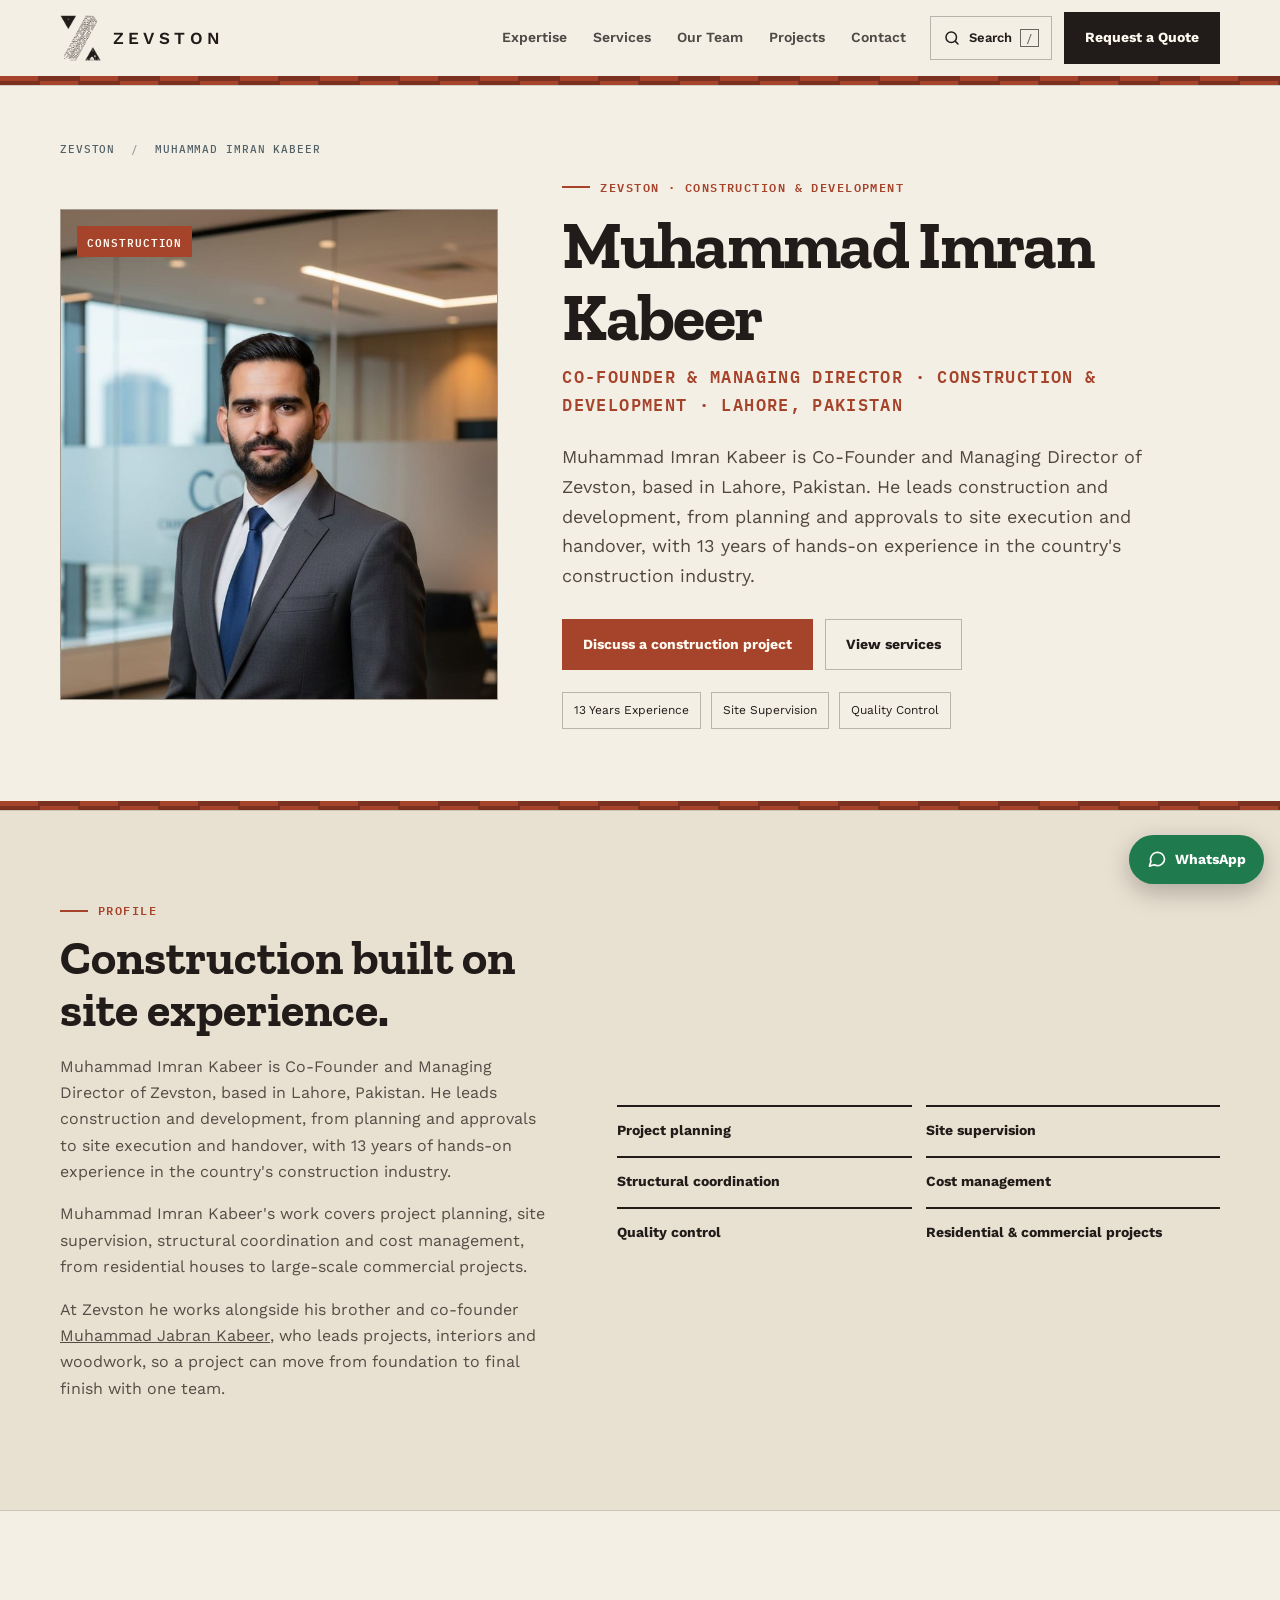
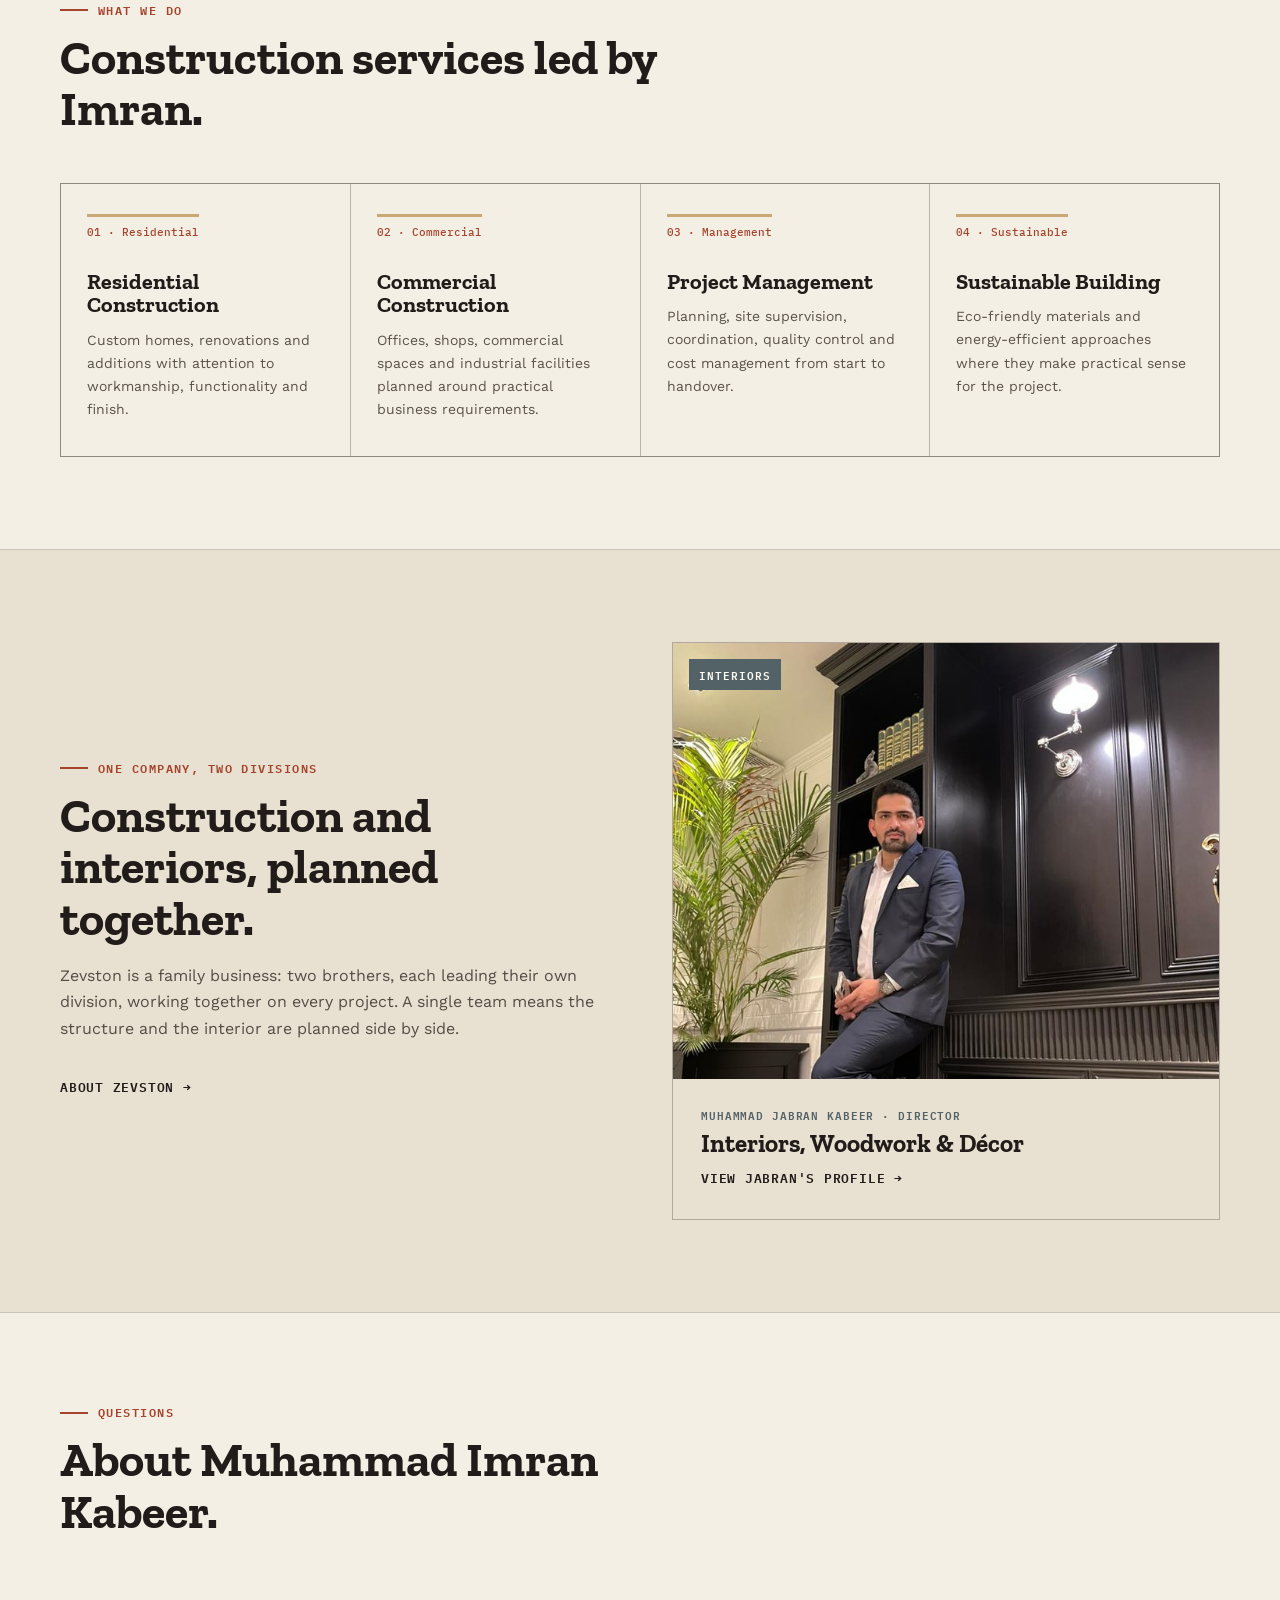
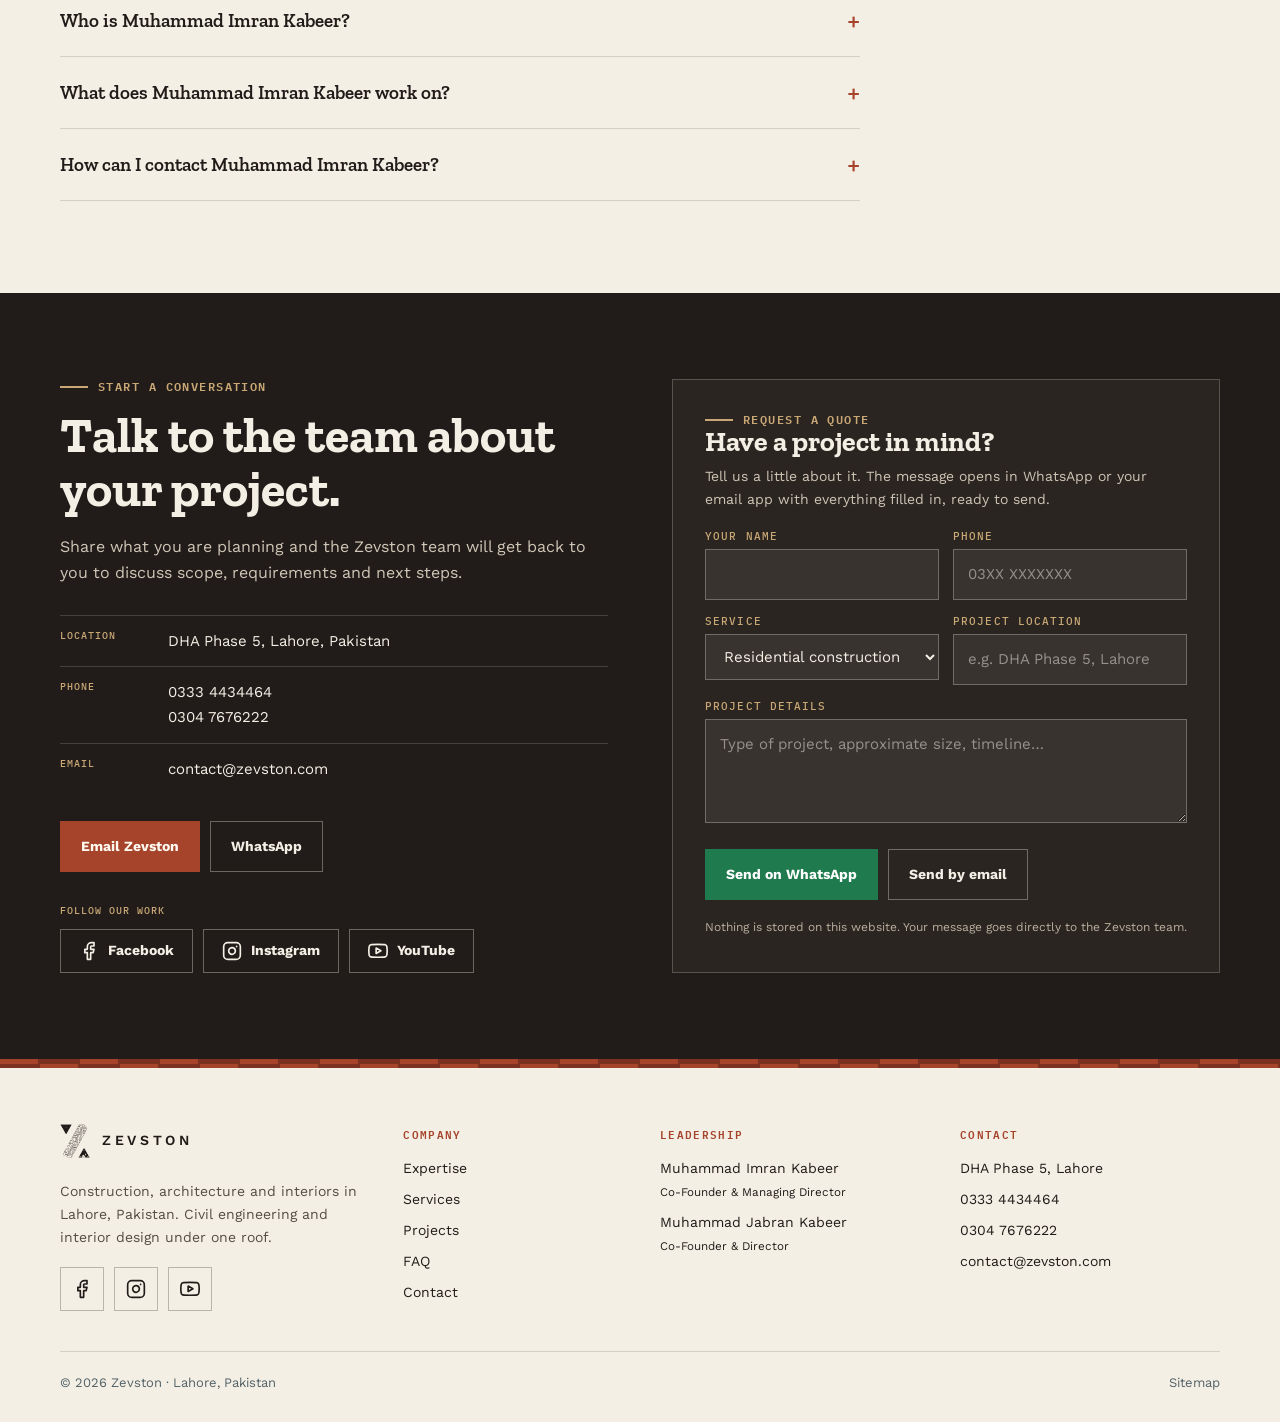
<file: imran-kabeer/index.html>
<!DOCTYPE html>
<html lang="en">
<head>
  <meta charset="UTF-8">
  <meta name="viewport" content="width=device-width, initial-scale=1, viewport-fit=cover">
  <title>Muhammad Imran Kabeer | Co-Founder &amp; Managing Director | Zevston</title>
  <meta name="description" content="Muhammad Imran Kabeer is Co-Founder &amp; Managing Director of Zevston in Lahore, leading construction and development. 13 years of experience in Pakistan's construction industry.">
  <meta name="robots" content="index,follow,max-image-preview:large">
  <link rel="canonical" href="https://zevston.com/imran-kabeer/">
  <meta name="theme-color" content="#211C19">
  <meta name="author" content="Zevston">

  <link rel="icon" href="/favicon.ico" sizes="48x48">
  <link rel="icon" type="image/png" href="/favicon.png" sizes="256x256">
  <link rel="icon" type="image/png" href="/favicon-32.png" sizes="32x32">
  <link rel="apple-touch-icon" href="/apple-touch-icon.png">
  <link rel="manifest" href="/site.webmanifest">

  <meta property="og:site_name" content="Zevston">
  <meta property="og:locale" content="en_PK">
  <meta property="og:type" content="profile">
  <meta property="og:title" content="Muhammad Imran Kabeer | Co-Founder &amp; Managing Director | Zevston">
  <meta property="og:description" content="Muhammad Imran Kabeer is Co-Founder &amp; Managing Director of Zevston in Lahore, leading construction and development. 13 years of experience in Pakistan's construction industry.">
  <meta property="og:url" content="https://zevston.com/imran-kabeer/">
  <meta property="og:image" content="https://zevston.com/og-image.png">
  <meta property="og:image:width" content="1200">
  <meta property="og:image:height" content="630">
  <meta property="og:image:alt" content="Zevston: construction, architecture and interiors in Lahore">
  <meta name="twitter:card" content="summary_large_image">
  <meta name="twitter:title" content="Muhammad Imran Kabeer | Co-Founder &amp; Managing Director | Zevston">
  <meta name="twitter:description" content="Muhammad Imran Kabeer is Co-Founder &amp; Managing Director of Zevston in Lahore, leading construction and development. 13 years of experience in Pakistan's construction industry.">
  <meta name="twitter:image" content="https://zevston.com/og-image.png">

  <!-- Google Search Console: verify via DNS TXT in Cloudflare (recommended), or paste the meta tag here:
  <meta name="google-site-verification" content="PASTE_TOKEN_HERE"> -->

  <link rel="preconnect" href="https://fonts.googleapis.com">
  <link rel="preconnect" href="https://fonts.gstatic.com" crossorigin>
  <link href="https://fonts.googleapis.com/css2?family=IBM+Plex+Mono:wght@400;500;600&family=Work+Sans:wght@400;500;600;700&family=Zilla+Slab:wght@500;600;700&display=swap" rel="stylesheet">
  <link rel="stylesheet" href="/assets/style.css?v=20261006">

<script type="application/ld+json">
{
  "@context": "https://schema.org",
  "@type": "ProfilePage",
  "@id": "https://zevston.com/imran-kabeer/#profilepage",
  "url": "https://zevston.com/imran-kabeer/",
  "name": "Muhammad Imran Kabeer | Co-Founder & Managing Director | Zevston",
  "dateModified": "2026-10-04",
  "isPartOf": {
    "@type": "WebSite",
    "@id": "https://zevston.com/#website",
    "url": "https://zevston.com/"
  },
  "mainEntity": {
    "@type": "Person",
    "@id": "https://zevston.com/imran-kabeer/#person",
    "name": "Muhammad Imran Kabeer",
    "jobTitle": "Co-Founder & Managing Director — Construction & Development",
    "description": "Muhammad Imran Kabeer is Co-Founder and Managing Director of Zevston, based in Lahore, Pakistan. He leads construction and development, from planning and approvals to site execution and handover, with 13 years of hands-on experience in the country's construction industry.",
    "image": "https://zevston.com/imran.jpg",
    "url": "https://zevston.com/imran-kabeer/",
    "worksFor": {
      "@type": "Organization",
      "@id": "https://zevston.com/#organization",
      "name": "Zevston",
      "url": "https://zevston.com/"
    },
    "sibling": {
      "@type": "Person",
      "@id": "https://zevston.com/jabran-kabeer/#person",
      "name": "Muhammad Jabran Kabeer",
      "url": "https://zevston.com/jabran-kabeer/"
    },
    "workLocation": {
      "@type": "Place",
      "address": {
        "@type": "PostalAddress",
        "streetAddress": "DHA Phase 5",
        "addressLocality": "Lahore",
        "addressRegion": "Punjab",
        "addressCountry": "PK"
      }
    },
    "knowsAbout": [
      "Construction management",
      "Property development",
      "Project planning",
      "Site supervision",
      "Structural coordination",
      "Quality control",
      "Cost management",
      "Residential and commercial construction"
    ]
  }
}
</script>
<script type="application/ld+json">
{
  "@context": "https://schema.org",
  "@type": "BreadcrumbList",
  "itemListElement": [
    {
      "@type": "ListItem",
      "position": 1,
      "name": "Zevston",
      "item": "https://zevston.com/"
    },
    {
      "@type": "ListItem",
      "position": 2,
      "name": "Muhammad Imran Kabeer",
      "item": "https://zevston.com/imran-kabeer/"
    }
  ]
}
</script>
<script type="application/ld+json">
{
  "@context": "https://schema.org",
  "@type": "FAQPage",
  "mainEntity": [
    {
      "@type": "Question",
      "name": "Who is Muhammad Imran Kabeer?",
      "acceptedAnswer": {
        "@type": "Answer",
        "text": "Muhammad Imran Kabeer is Co-Founder and Managing Director of Zevston, based in Lahore, Pakistan. He leads construction and development, from planning and approvals to site execution and handover, with 13 years of hands-on experience in the country's construction industry."
      }
    },
    {
      "@type": "Question",
      "name": "What does Muhammad Imran Kabeer work on?",
      "acceptedAnswer": {
        "@type": "Answer",
        "text": "Project planning, site supervision, structural coordination and cost management, from residential houses to large-scale commercial projects."
      }
    },
    {
      "@type": "Question",
      "name": "How can I contact Muhammad Imran Kabeer?",
      "acceptedAnswer": {
        "@type": "Answer",
        "text": "Contact the Zevston team by phone on 0333 4434464 or 0304 7676222, on WhatsApp, by email at contact@zevston.com, or with the quote form on this page."
      }
    }
  ]
}
</script>
</head>
<body>
<a class="skip-link" href="#main">Skip to content</a>
<header id="site-header">
  <div class="wrap nav">
    <a class="brand" href="/" aria-label="Zevston home"><img src="/logo-mark.png" alt="" width="41" height="46"><span class="word">Zevston</span></a>

    <nav class="links" id="main-nav" aria-label="Main navigation">
      <a href="/#expertise">Expertise</a>
      <a href="/#services">Services</a>
      <a href="/#team">Our Team</a>
      <a href="/projects/">Projects</a>
      <a href="/#contact">Contact</a>
    </nav>

    <div class="nav-actions">
      <button type="button" class="icon-btn js-search-open" aria-label="Search the site" aria-haspopup="dialog"><svg viewBox="0 0 24 24" fill="none" stroke="currentColor" stroke-width="2" stroke-linecap="round" aria-hidden="true"><circle cx="11" cy="11" r="7"/><path d="m20 20-3.5-3.5"/></svg><span class="label">Search</span><span class="kbd">/</span></button>
      <a class="btn nav-cta" href="/#quote">Request a Quote</a>
      <button type="button" class="menu-btn" id="menu-btn" aria-expanded="false" aria-controls="main-nav">Menu</button>
    </div>
  </div>
  <div class="bond"></div>
</header>

<main id="main">

  <section class="person-hero">
    <div class="wrap">
      <nav class="crumbs" aria-label="Breadcrumb"><a href="/">Zevston</a><span>/</span>Muhammad Imran Kabeer</nav>
      <div class="person-grid">
        <div class="person-photo">
          <div class="division-tag">Construction</div>
          <img src="/imran.jpg" alt="Muhammad Imran Kabeer, Co-Founder &amp; Managing Director of Zevston, Lahore" width="700" height="959" fetchpriority="high" decoding="async">
        </div>
        <div>
          <div class="eyebrow">Zevston · Construction & Development</div>
          <h1>Muhammad Imran Kabeer</h1>
          <p class="role-line">Co-Founder &amp; Managing Director · Construction &amp; Development · Lahore, Pakistan</p>
          <p class="lede">Muhammad Imran Kabeer is Co-Founder and Managing Director of Zevston, based in Lahore, Pakistan. He leads construction and development, from planning and approvals to site execution and handover, with 13 years of hands-on experience in the country's construction industry.</p>
          <div class="hero-actions">
            <a class="btn brick" href="#contact">Discuss a construction project</a>
            <a class="btn alt" href="#services">View services</a>
          </div>
          <div class="credentials">
              <span class="pill">13 Years Experience</span>
              <span class="pill">Site Supervision</span>
              <span class="pill">Quality Control</span>
          </div>
        </div>
      </div>
    </div>
    <div class="bond"></div>
  </section>

  <section class="about" id="profile">
    <div class="wrap about-grid">
      <div class="about-copy">
        <div class="eyebrow">Profile</div>
        <h2>Construction built on site experience.</h2>
        <p>Muhammad Imran Kabeer is Co-Founder and Managing Director of Zevston, based in Lahore, Pakistan. He leads construction and development, from planning and approvals to site execution and handover, with 13 years of hands-on experience in the country's construction industry.</p>
        <p>Muhammad Imran Kabeer's work covers project planning, site supervision, structural coordination and cost management, from residential houses to large-scale commercial projects.</p>
        <p>At Zevston he works alongside his brother and co-founder <a href="/jabran-kabeer/">Muhammad Jabran Kabeer</a>, who leads projects, interiors and woodwork, so a project can move from foundation to final finish with one team.</p>
      </div>
      <div>
        <div class="about-list">
          <div>Project planning</div>
          <div>Site supervision</div>
          <div>Structural coordination</div>
          <div>Cost management</div>
          <div>Quality control</div>
          <div>Residential & commercial projects</div>
        </div>
      </div>
    </div>
  </section>

  <section id="services">
    <div class="wrap">
      <div class="section-head">
        <div class="eyebrow">What we do</div>
        <h2>Construction services led by Imran.</h2>
      </div>
      <div class="services service-4">
        <article class="service">
          <div class="num">01 · Residential</div>
          <h3>Residential Construction</h3>
          <p>Custom homes, renovations and additions with attention to workmanship, functionality and finish.</p>
        </article>
        <article class="service">
          <div class="num">02 · Commercial</div>
          <h3>Commercial Construction</h3>
          <p>Offices, shops, commercial spaces and industrial facilities planned around practical business requirements.</p>
        </article>
        <article class="service">
          <div class="num">03 · Management</div>
          <h3>Project Management</h3>
          <p>Planning, site supervision, coordination, quality control and cost management from start to handover.</p>
        </article>
        <article class="service">
          <div class="num">04 · Sustainable</div>
          <h3>Sustainable Building</h3>
          <p>Eco-friendly materials and energy-efficient approaches where they make practical sense for the project.</p>
        </article>
      </div>
    </div>
  </section>

  <section id="together" style="background:var(--paper-2);border-top:1px solid var(--line);border-bottom:1px solid var(--line);">
    <div class="wrap two-col">
      <div>
        <div class="eyebrow">One company, two divisions</div>
        <h2 style="font-size:clamp(2rem,4vw,3rem);margin:.875rem 0 1.125rem">Construction and interiors, planned together.</h2>
        <p>Zevston is a family business: two brothers, each leading their own division, working together on every project. A single team means the structure and the interior are planned side by side.</p>
        <a class="link-arrow" href="/#expertise">About Zevston →</a>
      </div>
      <a class="division-card steel" href="/jabran-kabeer/">
        <div class="division-photo">
          <div class="division-tag">Interiors</div>
          <img src="/jabran.jpg" alt="Muhammad Jabran Kabeer, Co-Founder &amp; Director of Zevston" width="700" height="933" loading="lazy" decoding="async">
        </div>
        <div class="division-body">
          <div class="who">Muhammad Jabran Kabeer · Director</div>
          <h3>Interiors, Woodwork & Décor</h3>
          <span class="division-link">View Jabran's profile →</span>
        </div>
      </a>
    </div>
  </section>

  <section id="faq">
    <div class="wrap">
      <div class="section-head">
        <div class="eyebrow">Questions</div>
        <h2>About Muhammad Imran Kabeer.</h2>
      </div>
      <div class="faq">
        <div class="faq-item">
          <button class="faq-q" aria-expanded="false" type="button">
            Who is Muhammad Imran Kabeer?
            <span class="plus" aria-hidden="true">+</span>
          </button>
          <div class="faq-a">
            <p>Muhammad Imran Kabeer is Co-Founder and Managing Director of Zevston, based in Lahore, Pakistan. He leads construction and development, from planning and approvals to site execution and handover, with 13 years of hands-on experience in the country's construction industry.</p>
          </div>
        </div>

        <div class="faq-item">
          <button class="faq-q" aria-expanded="false" type="button">
            What does Muhammad Imran Kabeer work on?
            <span class="plus" aria-hidden="true">+</span>
          </button>
          <div class="faq-a">
            <p>Project planning, site supervision, structural coordination and cost management, from residential houses to large-scale commercial projects.</p>
          </div>
        </div>

        <div class="faq-item">
          <button class="faq-q" aria-expanded="false" type="button">
            How can I contact Muhammad Imran Kabeer?
            <span class="plus" aria-hidden="true">+</span>
          </button>
          <div class="faq-a">
            <p>Contact the Zevston team by phone on 0333 4434464 or 0304 7676222, on WhatsApp, by email at contact@zevston.com, or with the quote form on this page.</p>
          </div>
        </div>
      </div>
    </div>
  </section>

  <section class="contact" id="contact">
    <div class="wrap contact-grid">
      <div>
        <div class="eyebrow">Start a conversation</div>
        <h2>Talk to the team about your project.</h2>
        <p class="lede">Share what you are planning and the Zevston team will get back to you to discuss scope, requirements and next steps.</p>

        <div class="contact-list">
          <div class="contact-row">
            <div class="key">Location</div>
            <div class="value">DHA Phase 5, Lahore, Pakistan</div>
          </div>
          <div class="contact-row">
            <div class="key">Phone</div>
            <div class="value">
              <a href="tel:+923334434464">0333 4434464</a><br>
              <a href="tel:+923047676222">0304 7676222</a>
            </div>
          </div>
          <div class="contact-row">
            <div class="key">Email</div>
            <div class="value"><a href="mailto:contact@zevston.com">contact@zevston.com</a></div>
          </div>
        </div>

        <div class="contact-actions">
          <a class="btn brick" href="mailto:contact@zevston.com?subject=Zevston%20Project%20Enquiry">Email Zevston</a>
          <a class="btn alt" href="https://wa.me/923334434464?text=Hello%20Zevston%2C%20I%20would%20like%20to%20discuss%20a%20project." target="_blank" rel="noopener">WhatsApp</a>
        </div>

        <div class="follow">
          <div class="follow-label">Follow our work</div>
        <nav class="social labelled" aria-label="Zevston on social media">
          <a href="https://www.facebook.com/zevston" target="_blank" rel="me noopener" aria-label="Zevston on Facebook"><svg viewBox="0 0 24 24" fill="none" stroke="currentColor" stroke-width="2" stroke-linecap="round" stroke-linejoin="round" aria-hidden="true"><path d="M18 2h-3a5 5 0 0 0-5 5v3H7v4h3v8h4v-8h3l1-4h-4V7a1 1 0 0 1 1-1h3z"/></svg><span>Facebook</span></a>
          <a href="https://www.instagram.com/zevston_homes/" target="_blank" rel="me noopener" aria-label="Zevston on Instagram"><svg viewBox="0 0 24 24" fill="none" stroke="currentColor" stroke-width="2" stroke-linecap="round" stroke-linejoin="round" aria-hidden="true"><rect x="2" y="2" width="20" height="20" rx="5" ry="5"/><path d="M16 11.37A4 4 0 1 1 12.63 8 4 4 0 0 1 16 11.37z"/><path d="M17.5 6.5h.01"/></svg><span>Instagram</span></a>
          <a href="https://www.youtube.com/@Zevston_homes" target="_blank" rel="me noopener" aria-label="Zevston on YouTube"><svg viewBox="0 0 24 24" fill="none" stroke="currentColor" stroke-width="2" stroke-linecap="round" stroke-linejoin="round" aria-hidden="true"><path d="M22.54 6.42a2.78 2.78 0 0 0-1.94-2C18.88 4 12 4 12 4s-6.88 0-8.6.46a2.78 2.78 0 0 0-1.94 2A29 29 0 0 0 1 11.75a29 29 0 0 0 .46 5.33A2.78 2.78 0 0 0 3.4 19c1.72.46 8.6.46 8.6.46s6.88 0 8.6-.46a2.78 2.78 0 0 0 1.94-2 29 29 0 0 0 .46-5.25 29 29 0 0 0-.46-5.33z"/><path d="m9.75 15.02 5.75-3.27-5.75-3.27z"/></svg><span>YouTube</span></a>
        </nav>
        </div>
      </div>

      <div class="quote-box" id="quote">
        <div class="eyebrow" style="color:var(--sand)">Request a quote</div>
        <h3>Have a project in mind?</h3>
        <p>Tell us a little about it. The message opens in WhatsApp or your email app with everything filled in, ready to send.</p>
        <form id="quote-form" class="quote-form">
          <div class="row">
            <div><label for="q-name">Your name</label><input id="q-name" name="name" type="text" autocomplete="name" required></div>
            <div><label for="q-phone">Phone</label><input id="q-phone" name="phone" type="tel" autocomplete="tel" placeholder="03XX XXXXXXX"></div>
          </div>
          <div class="row">
            <div><label for="q-service">Service</label>
          <select id="q-service" name="service">
            <option selected>Residential construction</option>
            <option>Commercial construction</option>
            <option>Project management</option>
            <option>Interior design & space planning</option>
            <option>Custom woodwork & furniture</option>
            <option>Kitchens & wardrobes</option>
            <option>Office interiors</option>
            <option>Other / not sure</option>
          </select></div>
            <div><label for="q-loc">Project location</label><input id="q-loc" name="location" type="text" placeholder="e.g. DHA Phase 5, Lahore"></div>
          </div>
          <div><label for="q-details">Project details</label><textarea id="q-details" name="details" required placeholder="Type of project, approximate size, timeline…"></textarea></div>
          <div class="actions">
            <button class="btn wa" type="submit">Send on WhatsApp</button>
            <button class="btn alt" type="button" id="quote-mail">Send by email</button>
          </div>
          <p class="form-note">Nothing is stored on this website. Your message goes directly to the Zevston team.</p>
        </form>
      </div>
    </div>
  </section>

</main>
<div class="bond"></div>

<footer>
  <div class="wrap">
    <div class="footer-top">
      <div>
        <a class="brand sm" href="/" aria-label="Zevston home"><img src="/logo-mark.png" alt="" width="41" height="46"><span class="word">Zevston</span></a>
        <p>Construction, architecture and interiors in Lahore, Pakistan. Civil engineering and interior design under one roof.</p>
        <nav class="social" aria-label="Zevston on social media">
          <a href="https://www.facebook.com/zevston" target="_blank" rel="me noopener" aria-label="Zevston on Facebook"><svg viewBox="0 0 24 24" fill="none" stroke="currentColor" stroke-width="2" stroke-linecap="round" stroke-linejoin="round" aria-hidden="true"><path d="M18 2h-3a5 5 0 0 0-5 5v3H7v4h3v8h4v-8h3l1-4h-4V7a1 1 0 0 1 1-1h3z"/></svg></a>
          <a href="https://www.instagram.com/zevston_homes/" target="_blank" rel="me noopener" aria-label="Zevston on Instagram"><svg viewBox="0 0 24 24" fill="none" stroke="currentColor" stroke-width="2" stroke-linecap="round" stroke-linejoin="round" aria-hidden="true"><rect x="2" y="2" width="20" height="20" rx="5" ry="5"/><path d="M16 11.37A4 4 0 1 1 12.63 8 4 4 0 0 1 16 11.37z"/><path d="M17.5 6.5h.01"/></svg></a>
          <a href="https://www.youtube.com/@Zevston_homes" target="_blank" rel="me noopener" aria-label="Zevston on YouTube"><svg viewBox="0 0 24 24" fill="none" stroke="currentColor" stroke-width="2" stroke-linecap="round" stroke-linejoin="round" aria-hidden="true"><path d="M22.54 6.42a2.78 2.78 0 0 0-1.94-2C18.88 4 12 4 12 4s-6.88 0-8.6.46a2.78 2.78 0 0 0-1.94 2A29 29 0 0 0 1 11.75a29 29 0 0 0 .46 5.33A2.78 2.78 0 0 0 3.4 19c1.72.46 8.6.46 8.6.46s6.88 0 8.6-.46a2.78 2.78 0 0 0 1.94-2 29 29 0 0 0 .46-5.25 29 29 0 0 0-.46-5.33z"/><path d="m9.75 15.02 5.75-3.27-5.75-3.27z"/></svg></a>
        </nav>
      </div>
      <div>
        <h4>Company</h4>
        <ul>
          <li><a href="/#expertise">Expertise</a></li>
          <li><a href="/#services">Services</a></li>
          <li><a href="/projects/">Projects</a></li>
          <li><a href="/#faq">FAQ</a></li>
          <li><a href="/#contact">Contact</a></li>
        </ul>
      </div>
      <div>
        <h4>Leadership</h4>
        <ul>
          <li><a href="/imran-kabeer/">Muhammad Imran Kabeer<br><small>Co-Founder &amp; Managing Director</small></a></li>
          <li><a href="/jabran-kabeer/">Muhammad Jabran Kabeer<br><small>Co-Founder &amp; Director</small></a></li>
        </ul>
      </div>
      <div>
        <h4>Contact</h4>
        <ul>
          <li>DHA Phase 5, Lahore</li>
          <li><a href="tel:+923334434464">0333 4434464</a></li>
          <li><a href="tel:+923047676222">0304 7676222</a></li>
          <li><a href="mailto:contact@zevston.com">contact@zevston.com</a></li>
        </ul>
      </div>
    </div>
    <div class="footer-bottom">
      <span>© <span class="js-year">2026</span> Zevston · Lahore, Pakistan</span>
      <span><a href="/sitemap.xml">Sitemap</a></span>
    </div>
  </div>
</footer>

<a class="wa-float" href="https://wa.me/923334434464?text=Hello%20Zevston%2C%20I%20would%20like%20to%20discuss%20a%20project." target="_blank" rel="noopener" aria-label="Chat with Zevston on WhatsApp"><svg viewBox="0 0 24 24" fill="none" stroke="currentColor" stroke-width="2" stroke-linecap="round" stroke-linejoin="round" aria-hidden="true"><path d="M21 11.5a8.4 8.4 0 0 1-12.4 7.4L3 20.5l1.7-5.4A8.4 8.4 0 1 1 21 11.5Z"/></svg><span>WhatsApp</span></a>

<div class="search-overlay" id="search-overlay" role="dialog" aria-modal="true" aria-label="Search Zevston">
  <div class="search-panel">
    <div class="search-form">
      <svg viewBox="0 0 24 24" fill="none" stroke="currentColor" stroke-width="2" stroke-linecap="round" aria-hidden="true"><circle cx="11" cy="11" r="7"/><path d="m20 20-3.5-3.5"/></svg>
      <input id="search-input" type="search" placeholder="Search services, people, projects…" autocomplete="off" enterkeyhint="search" aria-label="Search this site">
      <button type="button" class="search-close" id="search-close">Close</button>
    </div>
    <div class="search-body">
      <p class="search-hint" id="search-hint">Try a name, service or topic.</p>
      <div class="search-chips" id="search-chips">
        <button type="button" data-q="construction">Construction</button>
        <button type="button" data-q="interiors">Interiors</button>
        <button type="button" data-q="Imran Kabeer">Imran Kabeer</button>
        <button type="button" data-q="Jabran Kabeer">Jabran Kabeer</button>
        <button type="button" data-q="kitchen">Kitchens</button>
        <button type="button" data-q="contact">Contact</button>
      </div>
      <ul class="search-results" id="search-results" aria-live="polite"></ul>
    </div>
    <div class="search-google">
      <span>Looking for something else?</span>
      <a class="btn alt" id="search-google" target="_blank" rel="noopener" href="https://www.google.com/search?q=site%3Azevston.com">Search zevston.com on Google</a>
    </div>
  </div>
</div>

<script src="/assets/site.js?v=20261006" defer></script>
</body>
</html>
</file>
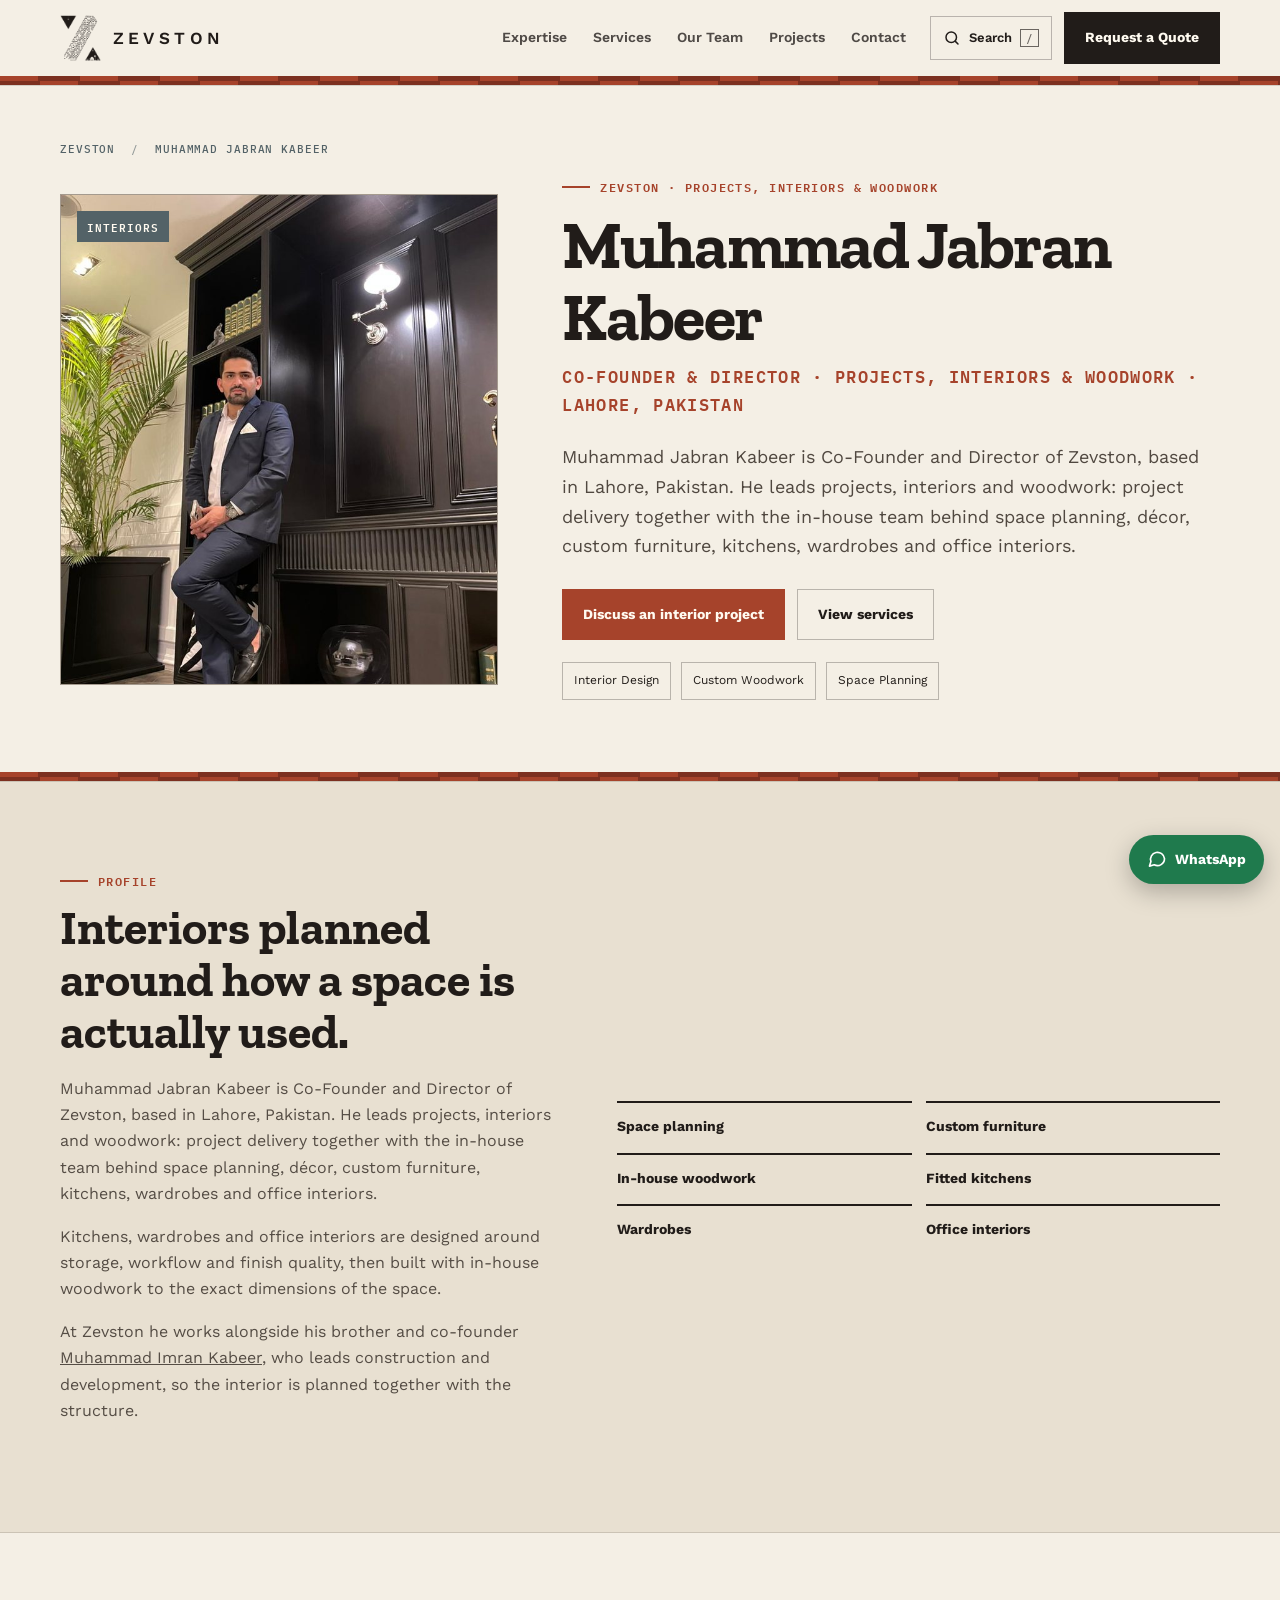
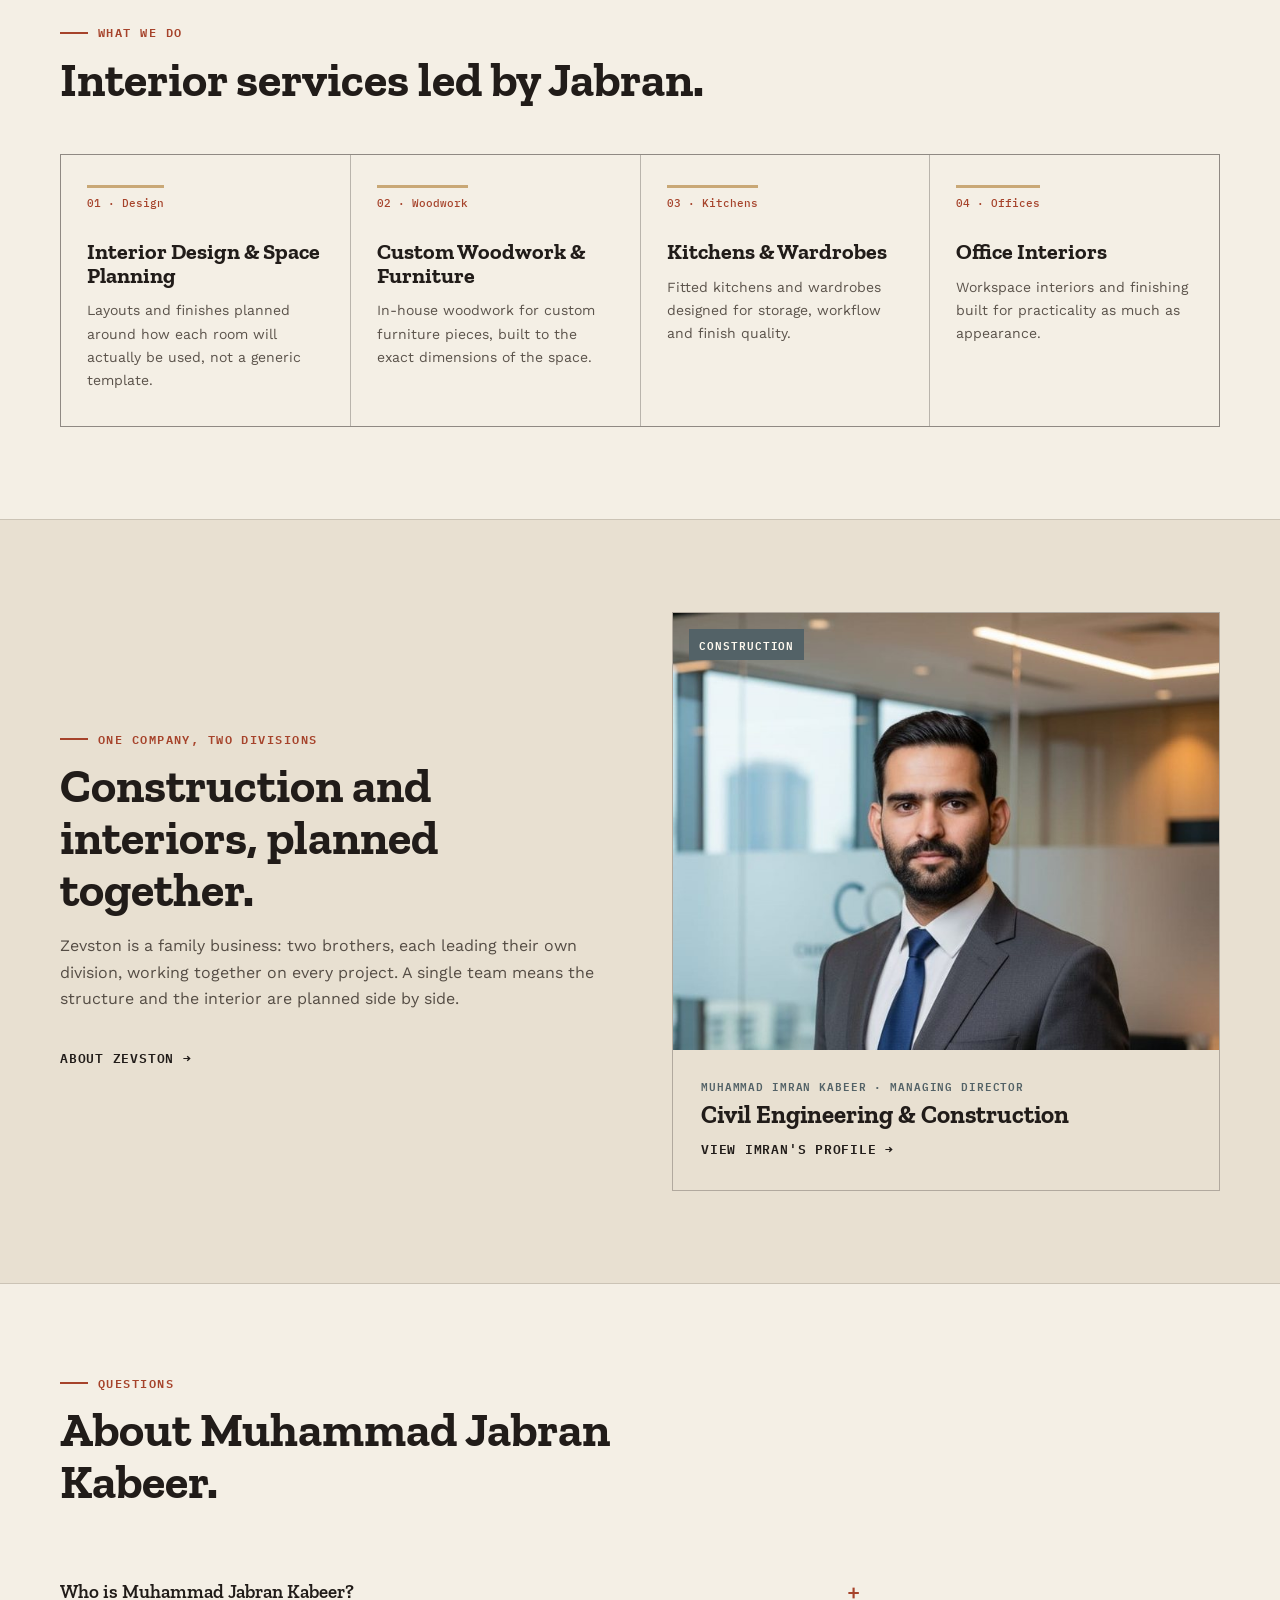
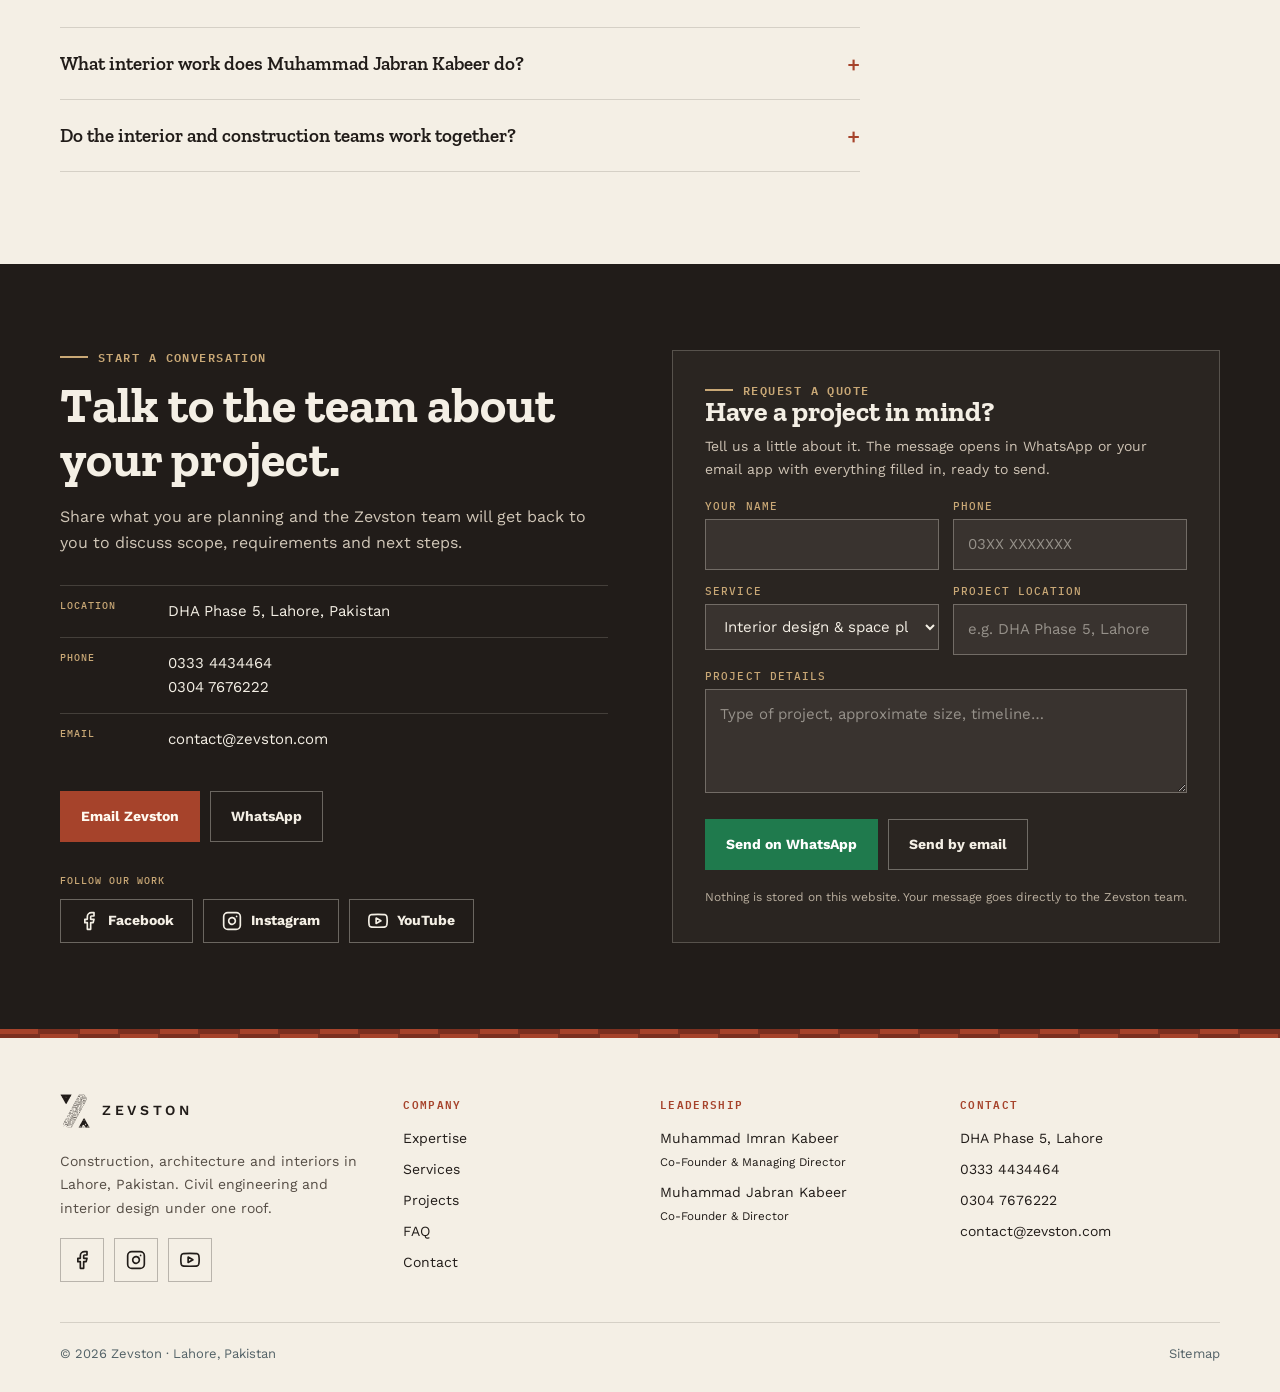
<file: jabran-kabeer/index.html>
<!DOCTYPE html>
<html lang="en">
<head>
  <meta charset="UTF-8">
  <meta name="viewport" content="width=device-width, initial-scale=1, viewport-fit=cover">
  <title>Muhammad Jabran Kabeer | Co-Founder &amp; Director | Zevston</title>
  <meta name="description" content="Muhammad Jabran Kabeer is Co-Founder &amp; Director of Zevston in Lahore, leading projects, interiors and woodwork: kitchens, wardrobes, furniture and offices.">
  <meta name="robots" content="index,follow,max-image-preview:large">
  <link rel="canonical" href="https://zevston.com/jabran-kabeer/">
  <meta name="theme-color" content="#211C19">
  <meta name="author" content="Zevston">

  <link rel="icon" href="/favicon.ico" sizes="48x48">
  <link rel="icon" type="image/png" href="/favicon.png" sizes="256x256">
  <link rel="icon" type="image/png" href="/favicon-32.png" sizes="32x32">
  <link rel="apple-touch-icon" href="/apple-touch-icon.png">
  <link rel="manifest" href="/site.webmanifest">

  <meta property="og:site_name" content="Zevston">
  <meta property="og:locale" content="en_PK">
  <meta property="og:type" content="profile">
  <meta property="og:title" content="Muhammad Jabran Kabeer | Co-Founder &amp; Director | Zevston">
  <meta property="og:description" content="Muhammad Jabran Kabeer is Co-Founder &amp; Director of Zevston in Lahore, leading projects, interiors and woodwork: kitchens, wardrobes, furniture and offices.">
  <meta property="og:url" content="https://zevston.com/jabran-kabeer/">
  <meta property="og:image" content="https://zevston.com/og-image.png">
  <meta property="og:image:width" content="1200">
  <meta property="og:image:height" content="630">
  <meta property="og:image:alt" content="Zevston: construction, architecture and interiors in Lahore">
  <meta name="twitter:card" content="summary_large_image">
  <meta name="twitter:title" content="Muhammad Jabran Kabeer | Co-Founder &amp; Director | Zevston">
  <meta name="twitter:description" content="Muhammad Jabran Kabeer is Co-Founder &amp; Director of Zevston in Lahore, leading projects, interiors and woodwork: kitchens, wardrobes, furniture and offices.">
  <meta name="twitter:image" content="https://zevston.com/og-image.png">

  <!-- Google Search Console: verify via DNS TXT in Cloudflare (recommended), or paste the meta tag here:
  <meta name="google-site-verification" content="PASTE_TOKEN_HERE"> -->

  <link rel="preconnect" href="https://fonts.googleapis.com">
  <link rel="preconnect" href="https://fonts.gstatic.com" crossorigin>
  <link href="https://fonts.googleapis.com/css2?family=IBM+Plex+Mono:wght@400;500;600&family=Work+Sans:wght@400;500;600;700&family=Zilla+Slab:wght@500;600;700&display=swap" rel="stylesheet">
  <link rel="stylesheet" href="/assets/style.css?v=20261006">

<script type="application/ld+json">
{
  "@context": "https://schema.org",
  "@type": "ProfilePage",
  "@id": "https://zevston.com/jabran-kabeer/#profilepage",
  "url": "https://zevston.com/jabran-kabeer/",
  "name": "Muhammad Jabran Kabeer | Co-Founder & Director | Zevston",
  "dateModified": "2026-10-04",
  "isPartOf": {
    "@type": "WebSite",
    "@id": "https://zevston.com/#website",
    "url": "https://zevston.com/"
  },
  "mainEntity": {
    "@type": "Person",
    "@id": "https://zevston.com/jabran-kabeer/#person",
    "name": "Muhammad Jabran Kabeer",
    "jobTitle": "Co-Founder & Director — Projects, Interiors & Woodwork",
    "description": "Muhammad Jabran Kabeer is Co-Founder and Director of Zevston, based in Lahore, Pakistan. He leads projects, interiors and woodwork: project delivery together with the in-house team behind space planning, décor, custom furniture, kitchens, wardrobes and office interiors.",
    "image": "https://zevston.com/jabran.jpg",
    "url": "https://zevston.com/jabran-kabeer/",
    "worksFor": {
      "@type": "Organization",
      "@id": "https://zevston.com/#organization",
      "name": "Zevston",
      "url": "https://zevston.com/"
    },
    "sibling": {
      "@type": "Person",
      "@id": "https://zevston.com/imran-kabeer/#person",
      "name": "Muhammad Imran Kabeer",
      "url": "https://zevston.com/imran-kabeer/"
    },
    "workLocation": {
      "@type": "Place",
      "address": {
        "@type": "PostalAddress",
        "streetAddress": "DHA Phase 5",
        "addressLocality": "Lahore",
        "addressRegion": "Punjab",
        "addressCountry": "PK"
      }
    },
    "knowsAbout": [
      "Interiors",
      "Project management",
      "Space planning",
      "Custom woodwork",
      "Custom furniture",
      "Fitted kitchens",
      "Wardrobes",
      "Office interiors"
    ]
  }
}
</script>
<script type="application/ld+json">
{
  "@context": "https://schema.org",
  "@type": "BreadcrumbList",
  "itemListElement": [
    {
      "@type": "ListItem",
      "position": 1,
      "name": "Zevston",
      "item": "https://zevston.com/"
    },
    {
      "@type": "ListItem",
      "position": 2,
      "name": "Muhammad Jabran Kabeer",
      "item": "https://zevston.com/jabran-kabeer/"
    }
  ]
}
</script>
<script type="application/ld+json">
{
  "@context": "https://schema.org",
  "@type": "FAQPage",
  "mainEntity": [
    {
      "@type": "Question",
      "name": "Who is Muhammad Jabran Kabeer?",
      "acceptedAnswer": {
        "@type": "Answer",
        "text": "Muhammad Jabran Kabeer is Co-Founder and Director of Zevston, based in Lahore, Pakistan. He leads projects, interiors and woodwork: project delivery together with the in-house team behind space planning, décor, custom furniture, kitchens, wardrobes and office interiors."
      }
    },
    {
      "@type": "Question",
      "name": "What interior work does Muhammad Jabran Kabeer do?",
      "acceptedAnswer": {
        "@type": "Answer",
        "text": "Space planning, custom furniture, and in-house woodwork for kitchens, wardrobes and office interiors, finished to match each space."
      }
    },
    {
      "@type": "Question",
      "name": "Do the interior and construction teams work together?",
      "acceptedAnswer": {
        "@type": "Answer",
        "text": "Yes. Zevston's interior division works alongside the construction division led by Muhammad Imran Kabeer, so a project can go from foundation to final finish without switching contractors."
      }
    }
  ]
}
</script>
</head>
<body>
<a class="skip-link" href="#main">Skip to content</a>
<header id="site-header">
  <div class="wrap nav">
    <a class="brand" href="/" aria-label="Zevston home"><img src="/logo-mark.png" alt="" width="41" height="46"><span class="word">Zevston</span></a>

    <nav class="links" id="main-nav" aria-label="Main navigation">
      <a href="/#expertise">Expertise</a>
      <a href="/#services">Services</a>
      <a href="/#team">Our Team</a>
      <a href="/projects/">Projects</a>
      <a href="/#contact">Contact</a>
    </nav>

    <div class="nav-actions">
      <button type="button" class="icon-btn js-search-open" aria-label="Search the site" aria-haspopup="dialog"><svg viewBox="0 0 24 24" fill="none" stroke="currentColor" stroke-width="2" stroke-linecap="round" aria-hidden="true"><circle cx="11" cy="11" r="7"/><path d="m20 20-3.5-3.5"/></svg><span class="label">Search</span><span class="kbd">/</span></button>
      <a class="btn nav-cta" href="/#quote">Request a Quote</a>
      <button type="button" class="menu-btn" id="menu-btn" aria-expanded="false" aria-controls="main-nav">Menu</button>
    </div>
  </div>
  <div class="bond"></div>
</header>

<main id="main">

  <section class="person-hero">
    <div class="wrap">
      <nav class="crumbs" aria-label="Breadcrumb"><a href="/">Zevston</a><span>/</span>Muhammad Jabran Kabeer</nav>
      <div class="person-grid">
        <div class="person-photo steel">
          <div class="division-tag">Interiors</div>
          <img src="/jabran.jpg" alt="Muhammad Jabran Kabeer, Co-Founder &amp; Director of Zevston, Lahore" width="700" height="933" fetchpriority="high" decoding="async">
        </div>
        <div>
          <div class="eyebrow">Zevston · Projects, Interiors & Woodwork</div>
          <h1>Muhammad Jabran Kabeer</h1>
          <p class="role-line">Co-Founder &amp; Director · Projects, Interiors &amp; Woodwork · Lahore, Pakistan</p>
          <p class="lede">Muhammad Jabran Kabeer is Co-Founder and Director of Zevston, based in Lahore, Pakistan. He leads projects, interiors and woodwork: project delivery together with the in-house team behind space planning, décor, custom furniture, kitchens, wardrobes and office interiors.</p>
          <div class="hero-actions">
            <a class="btn brick" href="#contact">Discuss an interior project</a>
            <a class="btn alt" href="#services">View services</a>
          </div>
          <div class="credentials">
              <span class="pill">Interior Design</span>
              <span class="pill">Custom Woodwork</span>
              <span class="pill">Space Planning</span>
          </div>
        </div>
      </div>
    </div>
    <div class="bond"></div>
  </section>

  <section class="about" id="profile">
    <div class="wrap about-grid">
      <div class="about-copy">
        <div class="eyebrow">Profile</div>
        <h2>Interiors planned around how a space is actually used.</h2>
        <p>Muhammad Jabran Kabeer is Co-Founder and Director of Zevston, based in Lahore, Pakistan. He leads projects, interiors and woodwork: project delivery together with the in-house team behind space planning, décor, custom furniture, kitchens, wardrobes and office interiors.</p>
        <p>Kitchens, wardrobes and office interiors are designed around storage, workflow and finish quality, then built with in-house woodwork to the exact dimensions of the space.</p>
        <p>At Zevston he works alongside his brother and co-founder <a href="/imran-kabeer/">Muhammad Imran Kabeer</a>, who leads construction and development, so the interior is planned together with the structure.</p>
      </div>
      <div>
        <div class="about-list">
          <div>Space planning</div>
          <div>Custom furniture</div>
          <div>In-house woodwork</div>
          <div>Fitted kitchens</div>
          <div>Wardrobes</div>
          <div>Office interiors</div>
        </div>
      </div>
    </div>
  </section>

  <section id="services">
    <div class="wrap">
      <div class="section-head">
        <div class="eyebrow">What we do</div>
        <h2>Interior services led by Jabran.</h2>
      </div>
      <div class="services service-4">
        <article class="service">
          <div class="num">01 · Design</div>
          <h3>Interior Design & Space Planning</h3>
          <p>Layouts and finishes planned around how each room will actually be used, not a generic template.</p>
        </article>
        <article class="service">
          <div class="num">02 · Woodwork</div>
          <h3>Custom Woodwork & Furniture</h3>
          <p>In-house woodwork for custom furniture pieces, built to the exact dimensions of the space.</p>
        </article>
        <article class="service">
          <div class="num">03 · Kitchens</div>
          <h3>Kitchens & Wardrobes</h3>
          <p>Fitted kitchens and wardrobes designed for storage, workflow and finish quality.</p>
        </article>
        <article class="service">
          <div class="num">04 · Offices</div>
          <h3>Office Interiors</h3>
          <p>Workspace interiors and finishing built for practicality as much as appearance.</p>
        </article>
      </div>
    </div>
  </section>

  <section id="together" style="background:var(--paper-2);border-top:1px solid var(--line);border-bottom:1px solid var(--line);">
    <div class="wrap two-col">
      <div>
        <div class="eyebrow">One company, two divisions</div>
        <h2 style="font-size:clamp(2rem,4vw,3rem);margin:.875rem 0 1.125rem">Construction and interiors, planned together.</h2>
        <p>Zevston is a family business: two brothers, each leading their own division, working together on every project. A single team means the structure and the interior are planned side by side.</p>
        <a class="link-arrow" href="/#expertise">About Zevston →</a>
      </div>
      <a class="division-card" href="/imran-kabeer/">
        <div class="division-photo">
          <div class="division-tag">Construction</div>
          <img src="/imran.jpg" alt="Muhammad Imran Kabeer, Co-Founder &amp; Managing Director of Zevston" width="700" height="959" loading="lazy" decoding="async">
        </div>
        <div class="division-body">
          <div class="who">Muhammad Imran Kabeer · Managing Director</div>
          <h3>Civil Engineering & Construction</h3>
          <span class="division-link">View Imran's profile →</span>
        </div>
      </a>
    </div>
  </section>

  <section id="faq">
    <div class="wrap">
      <div class="section-head">
        <div class="eyebrow">Questions</div>
        <h2>About Muhammad Jabran Kabeer.</h2>
      </div>
      <div class="faq">
        <div class="faq-item">
          <button class="faq-q" aria-expanded="false" type="button">
            Who is Muhammad Jabran Kabeer?
            <span class="plus" aria-hidden="true">+</span>
          </button>
          <div class="faq-a">
            <p>Muhammad Jabran Kabeer is Co-Founder and Director of Zevston, based in Lahore, Pakistan. He leads projects, interiors and woodwork: project delivery together with the in-house team behind space planning, décor, custom furniture, kitchens, wardrobes and office interiors.</p>
          </div>
        </div>

        <div class="faq-item">
          <button class="faq-q" aria-expanded="false" type="button">
            What interior work does Muhammad Jabran Kabeer do?
            <span class="plus" aria-hidden="true">+</span>
          </button>
          <div class="faq-a">
            <p>Space planning, custom furniture, and in-house woodwork for kitchens, wardrobes and office interiors, finished to match each space.</p>
          </div>
        </div>

        <div class="faq-item">
          <button class="faq-q" aria-expanded="false" type="button">
            Do the interior and construction teams work together?
            <span class="plus" aria-hidden="true">+</span>
          </button>
          <div class="faq-a">
            <p>Yes. Zevston's interior division works alongside the construction division led by Muhammad Imran Kabeer, so a project can go from foundation to final finish without switching contractors.</p>
          </div>
        </div>
      </div>
    </div>
  </section>

  <section class="contact" id="contact">
    <div class="wrap contact-grid">
      <div>
        <div class="eyebrow">Start a conversation</div>
        <h2>Talk to the team about your project.</h2>
        <p class="lede">Share what you are planning and the Zevston team will get back to you to discuss scope, requirements and next steps.</p>

        <div class="contact-list">
          <div class="contact-row">
            <div class="key">Location</div>
            <div class="value">DHA Phase 5, Lahore, Pakistan</div>
          </div>
          <div class="contact-row">
            <div class="key">Phone</div>
            <div class="value">
              <a href="tel:+923334434464">0333 4434464</a><br>
              <a href="tel:+923047676222">0304 7676222</a>
            </div>
          </div>
          <div class="contact-row">
            <div class="key">Email</div>
            <div class="value"><a href="mailto:contact@zevston.com">contact@zevston.com</a></div>
          </div>
        </div>

        <div class="contact-actions">
          <a class="btn brick" href="mailto:contact@zevston.com?subject=Zevston%20Project%20Enquiry">Email Zevston</a>
          <a class="btn alt" href="https://wa.me/923334434464?text=Hello%20Zevston%2C%20I%20would%20like%20to%20discuss%20a%20project." target="_blank" rel="noopener">WhatsApp</a>
        </div>

        <div class="follow">
          <div class="follow-label">Follow our work</div>
        <nav class="social labelled" aria-label="Zevston on social media">
          <a href="https://www.facebook.com/zevston" target="_blank" rel="me noopener" aria-label="Zevston on Facebook"><svg viewBox="0 0 24 24" fill="none" stroke="currentColor" stroke-width="2" stroke-linecap="round" stroke-linejoin="round" aria-hidden="true"><path d="M18 2h-3a5 5 0 0 0-5 5v3H7v4h3v8h4v-8h3l1-4h-4V7a1 1 0 0 1 1-1h3z"/></svg><span>Facebook</span></a>
          <a href="https://www.instagram.com/zevston_homes/" target="_blank" rel="me noopener" aria-label="Zevston on Instagram"><svg viewBox="0 0 24 24" fill="none" stroke="currentColor" stroke-width="2" stroke-linecap="round" stroke-linejoin="round" aria-hidden="true"><rect x="2" y="2" width="20" height="20" rx="5" ry="5"/><path d="M16 11.37A4 4 0 1 1 12.63 8 4 4 0 0 1 16 11.37z"/><path d="M17.5 6.5h.01"/></svg><span>Instagram</span></a>
          <a href="https://www.youtube.com/@Zevston_homes" target="_blank" rel="me noopener" aria-label="Zevston on YouTube"><svg viewBox="0 0 24 24" fill="none" stroke="currentColor" stroke-width="2" stroke-linecap="round" stroke-linejoin="round" aria-hidden="true"><path d="M22.54 6.42a2.78 2.78 0 0 0-1.94-2C18.88 4 12 4 12 4s-6.88 0-8.6.46a2.78 2.78 0 0 0-1.94 2A29 29 0 0 0 1 11.75a29 29 0 0 0 .46 5.33A2.78 2.78 0 0 0 3.4 19c1.72.46 8.6.46 8.6.46s6.88 0 8.6-.46a2.78 2.78 0 0 0 1.94-2 29 29 0 0 0 .46-5.25 29 29 0 0 0-.46-5.33z"/><path d="m9.75 15.02 5.75-3.27-5.75-3.27z"/></svg><span>YouTube</span></a>
        </nav>
        </div>
      </div>

      <div class="quote-box" id="quote">
        <div class="eyebrow" style="color:var(--sand)">Request a quote</div>
        <h3>Have a project in mind?</h3>
        <p>Tell us a little about it. The message opens in WhatsApp or your email app with everything filled in, ready to send.</p>
        <form id="quote-form" class="quote-form">
          <div class="row">
            <div><label for="q-name">Your name</label><input id="q-name" name="name" type="text" autocomplete="name" required></div>
            <div><label for="q-phone">Phone</label><input id="q-phone" name="phone" type="tel" autocomplete="tel" placeholder="03XX XXXXXXX"></div>
          </div>
          <div class="row">
            <div><label for="q-service">Service</label>
          <select id="q-service" name="service">
            <option>Residential construction</option>
            <option>Commercial construction</option>
            <option>Project management</option>
            <option selected>Interior design & space planning</option>
            <option>Custom woodwork & furniture</option>
            <option>Kitchens & wardrobes</option>
            <option>Office interiors</option>
            <option>Other / not sure</option>
          </select></div>
            <div><label for="q-loc">Project location</label><input id="q-loc" name="location" type="text" placeholder="e.g. DHA Phase 5, Lahore"></div>
          </div>
          <div><label for="q-details">Project details</label><textarea id="q-details" name="details" required placeholder="Type of project, approximate size, timeline…"></textarea></div>
          <div class="actions">
            <button class="btn wa" type="submit">Send on WhatsApp</button>
            <button class="btn alt" type="button" id="quote-mail">Send by email</button>
          </div>
          <p class="form-note">Nothing is stored on this website. Your message goes directly to the Zevston team.</p>
        </form>
      </div>
    </div>
  </section>

</main>
<div class="bond"></div>

<footer>
  <div class="wrap">
    <div class="footer-top">
      <div>
        <a class="brand sm" href="/" aria-label="Zevston home"><img src="/logo-mark.png" alt="" width="41" height="46"><span class="word">Zevston</span></a>
        <p>Construction, architecture and interiors in Lahore, Pakistan. Civil engineering and interior design under one roof.</p>
        <nav class="social" aria-label="Zevston on social media">
          <a href="https://www.facebook.com/zevston" target="_blank" rel="me noopener" aria-label="Zevston on Facebook"><svg viewBox="0 0 24 24" fill="none" stroke="currentColor" stroke-width="2" stroke-linecap="round" stroke-linejoin="round" aria-hidden="true"><path d="M18 2h-3a5 5 0 0 0-5 5v3H7v4h3v8h4v-8h3l1-4h-4V7a1 1 0 0 1 1-1h3z"/></svg></a>
          <a href="https://www.instagram.com/zevston_homes/" target="_blank" rel="me noopener" aria-label="Zevston on Instagram"><svg viewBox="0 0 24 24" fill="none" stroke="currentColor" stroke-width="2" stroke-linecap="round" stroke-linejoin="round" aria-hidden="true"><rect x="2" y="2" width="20" height="20" rx="5" ry="5"/><path d="M16 11.37A4 4 0 1 1 12.63 8 4 4 0 0 1 16 11.37z"/><path d="M17.5 6.5h.01"/></svg></a>
          <a href="https://www.youtube.com/@Zevston_homes" target="_blank" rel="me noopener" aria-label="Zevston on YouTube"><svg viewBox="0 0 24 24" fill="none" stroke="currentColor" stroke-width="2" stroke-linecap="round" stroke-linejoin="round" aria-hidden="true"><path d="M22.54 6.42a2.78 2.78 0 0 0-1.94-2C18.88 4 12 4 12 4s-6.88 0-8.6.46a2.78 2.78 0 0 0-1.94 2A29 29 0 0 0 1 11.75a29 29 0 0 0 .46 5.33A2.78 2.78 0 0 0 3.4 19c1.72.46 8.6.46 8.6.46s6.88 0 8.6-.46a2.78 2.78 0 0 0 1.94-2 29 29 0 0 0 .46-5.25 29 29 0 0 0-.46-5.33z"/><path d="m9.75 15.02 5.75-3.27-5.75-3.27z"/></svg></a>
        </nav>
      </div>
      <div>
        <h4>Company</h4>
        <ul>
          <li><a href="/#expertise">Expertise</a></li>
          <li><a href="/#services">Services</a></li>
          <li><a href="/projects/">Projects</a></li>
          <li><a href="/#faq">FAQ</a></li>
          <li><a href="/#contact">Contact</a></li>
        </ul>
      </div>
      <div>
        <h4>Leadership</h4>
        <ul>
          <li><a href="/imran-kabeer/">Muhammad Imran Kabeer<br><small>Co-Founder &amp; Managing Director</small></a></li>
          <li><a href="/jabran-kabeer/">Muhammad Jabran Kabeer<br><small>Co-Founder &amp; Director</small></a></li>
        </ul>
      </div>
      <div>
        <h4>Contact</h4>
        <ul>
          <li>DHA Phase 5, Lahore</li>
          <li><a href="tel:+923334434464">0333 4434464</a></li>
          <li><a href="tel:+923047676222">0304 7676222</a></li>
          <li><a href="mailto:contact@zevston.com">contact@zevston.com</a></li>
        </ul>
      </div>
    </div>
    <div class="footer-bottom">
      <span>© <span class="js-year">2026</span> Zevston · Lahore, Pakistan</span>
      <span><a href="/sitemap.xml">Sitemap</a></span>
    </div>
  </div>
</footer>

<a class="wa-float" href="https://wa.me/923334434464?text=Hello%20Zevston%2C%20I%20would%20like%20to%20discuss%20a%20project." target="_blank" rel="noopener" aria-label="Chat with Zevston on WhatsApp"><svg viewBox="0 0 24 24" fill="none" stroke="currentColor" stroke-width="2" stroke-linecap="round" stroke-linejoin="round" aria-hidden="true"><path d="M21 11.5a8.4 8.4 0 0 1-12.4 7.4L3 20.5l1.7-5.4A8.4 8.4 0 1 1 21 11.5Z"/></svg><span>WhatsApp</span></a>

<div class="search-overlay" id="search-overlay" role="dialog" aria-modal="true" aria-label="Search Zevston">
  <div class="search-panel">
    <div class="search-form">
      <svg viewBox="0 0 24 24" fill="none" stroke="currentColor" stroke-width="2" stroke-linecap="round" aria-hidden="true"><circle cx="11" cy="11" r="7"/><path d="m20 20-3.5-3.5"/></svg>
      <input id="search-input" type="search" placeholder="Search services, people, projects…" autocomplete="off" enterkeyhint="search" aria-label="Search this site">
      <button type="button" class="search-close" id="search-close">Close</button>
    </div>
    <div class="search-body">
      <p class="search-hint" id="search-hint">Try a name, service or topic.</p>
      <div class="search-chips" id="search-chips">
        <button type="button" data-q="construction">Construction</button>
        <button type="button" data-q="interiors">Interiors</button>
        <button type="button" data-q="Imran Kabeer">Imran Kabeer</button>
        <button type="button" data-q="Jabran Kabeer">Jabran Kabeer</button>
        <button type="button" data-q="kitchen">Kitchens</button>
        <button type="button" data-q="contact">Contact</button>
      </div>
      <ul class="search-results" id="search-results" aria-live="polite"></ul>
    </div>
    <div class="search-google">
      <span>Looking for something else?</span>
      <a class="btn alt" id="search-google" target="_blank" rel="noopener" href="https://www.google.com/search?q=site%3Azevston.com">Search zevston.com on Google</a>
    </div>
  </div>
</div>

<script src="/assets/site.js?v=20261006" defer></script>
</body>
</html>
</file>
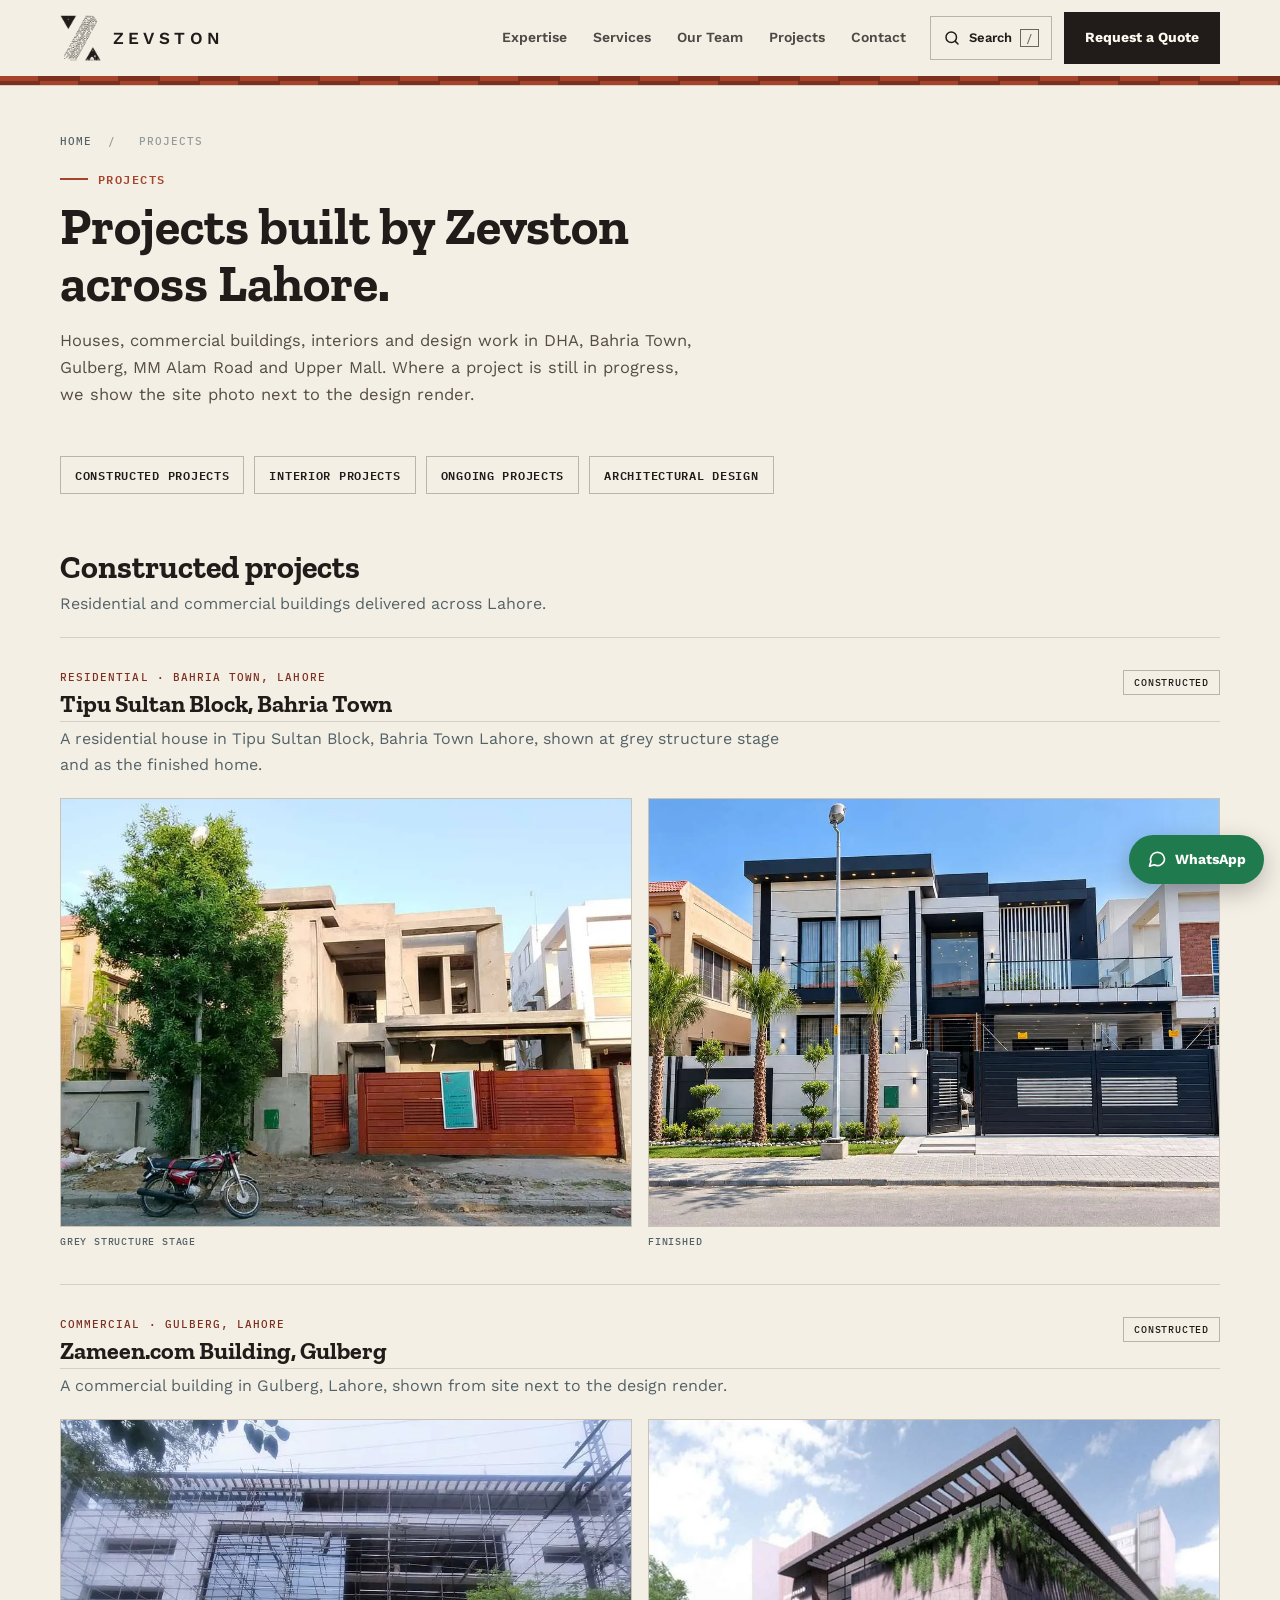
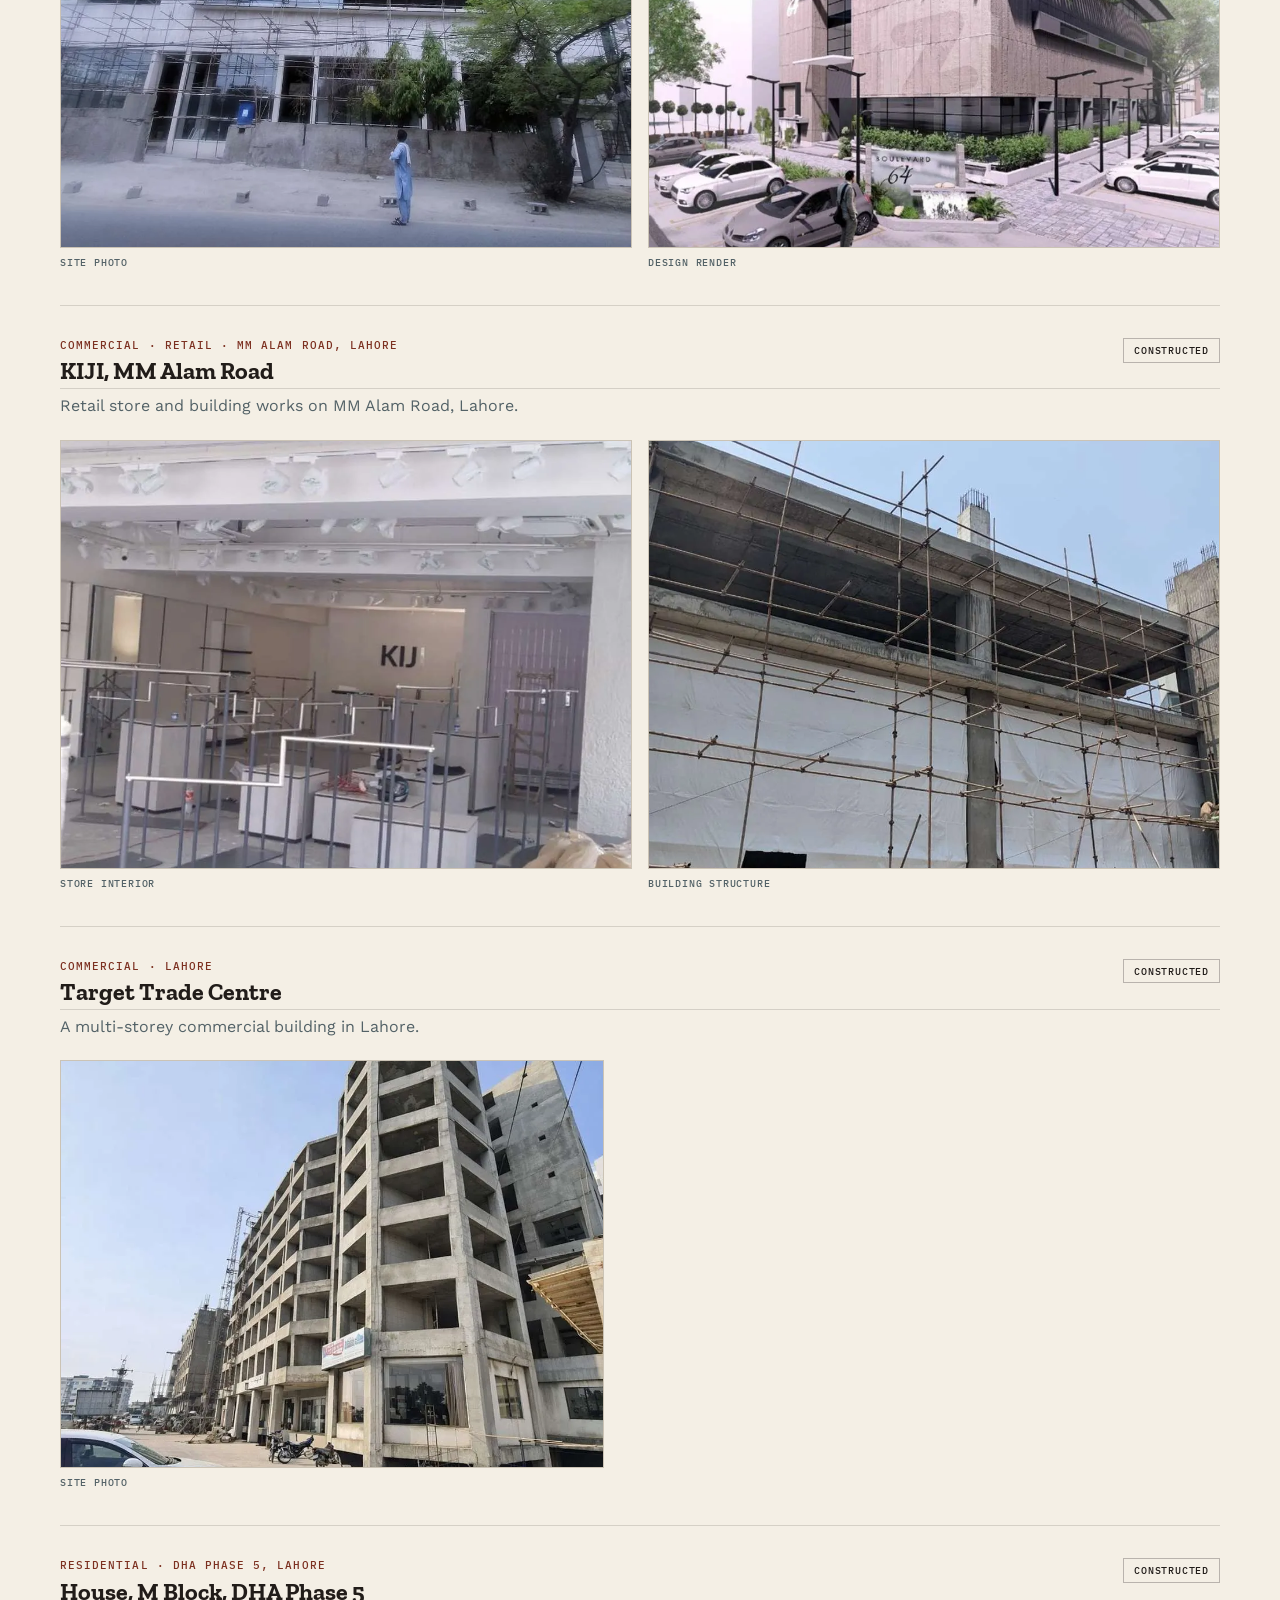
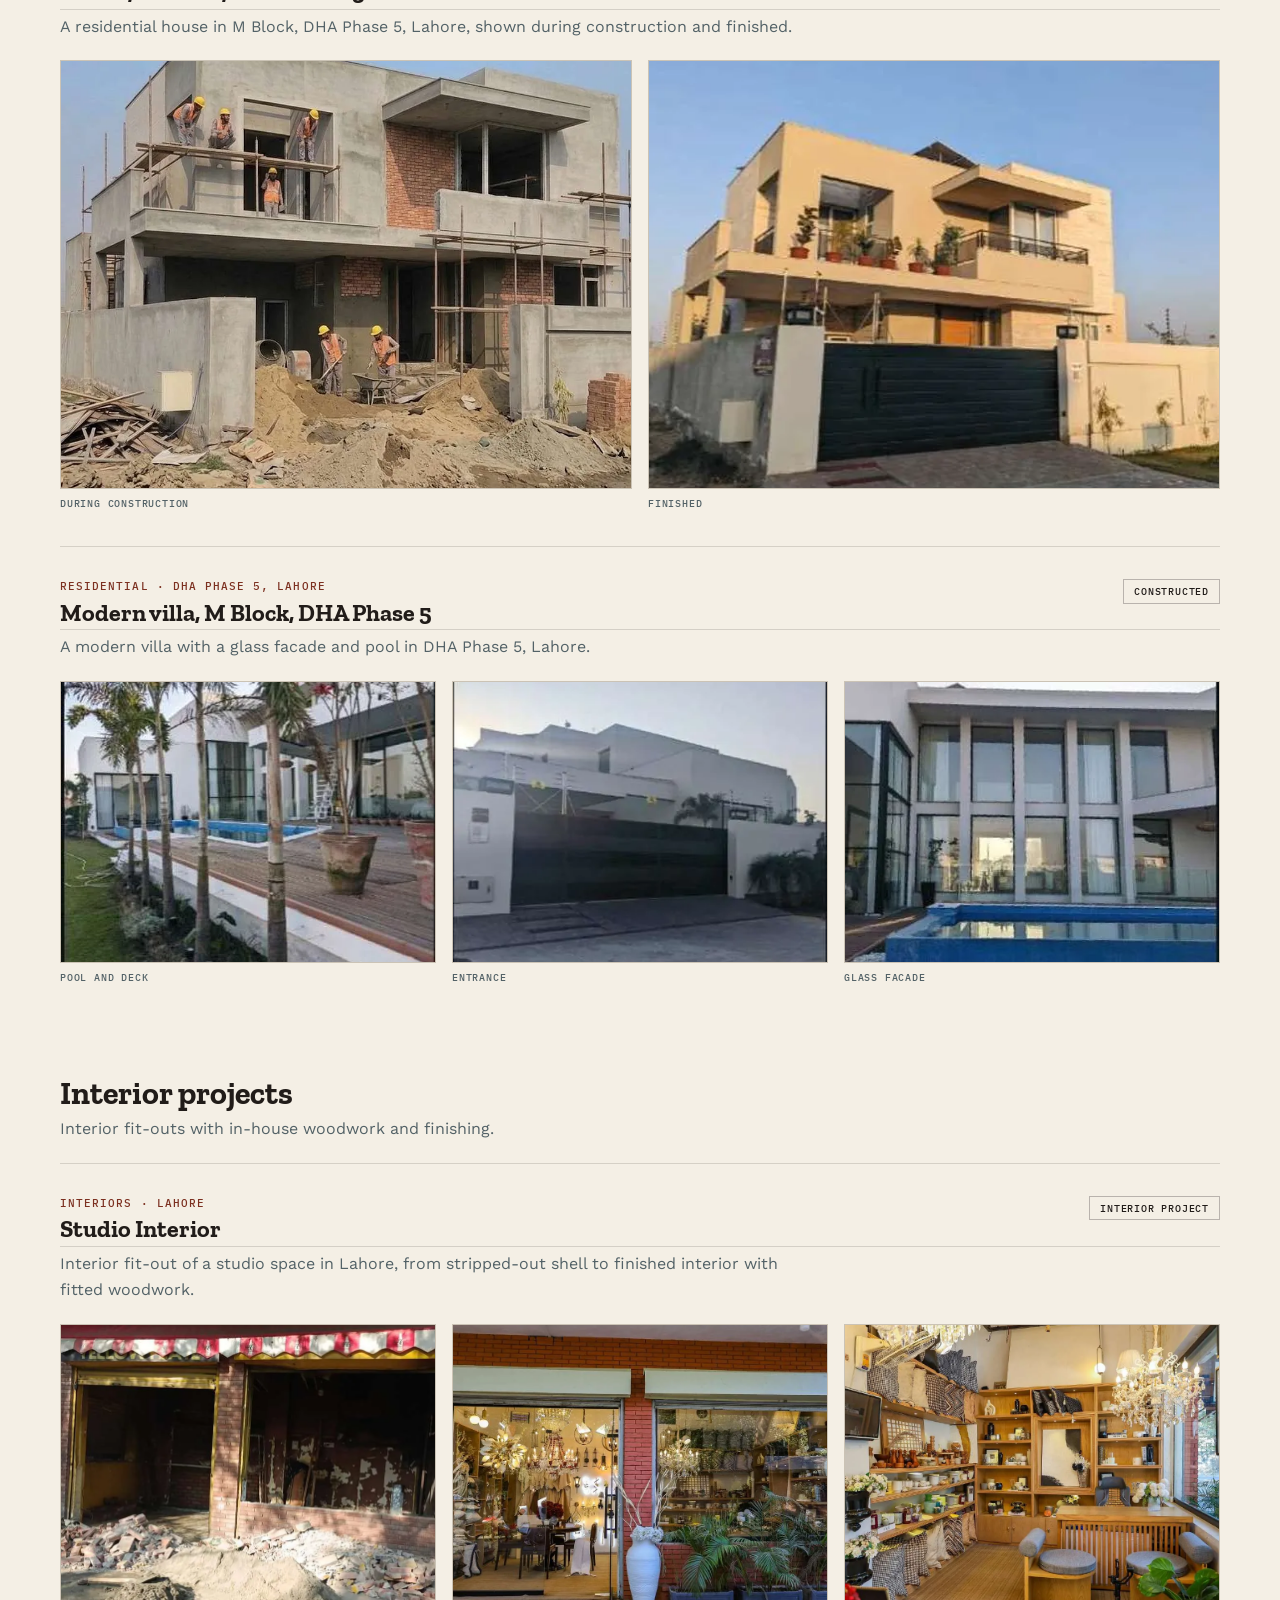
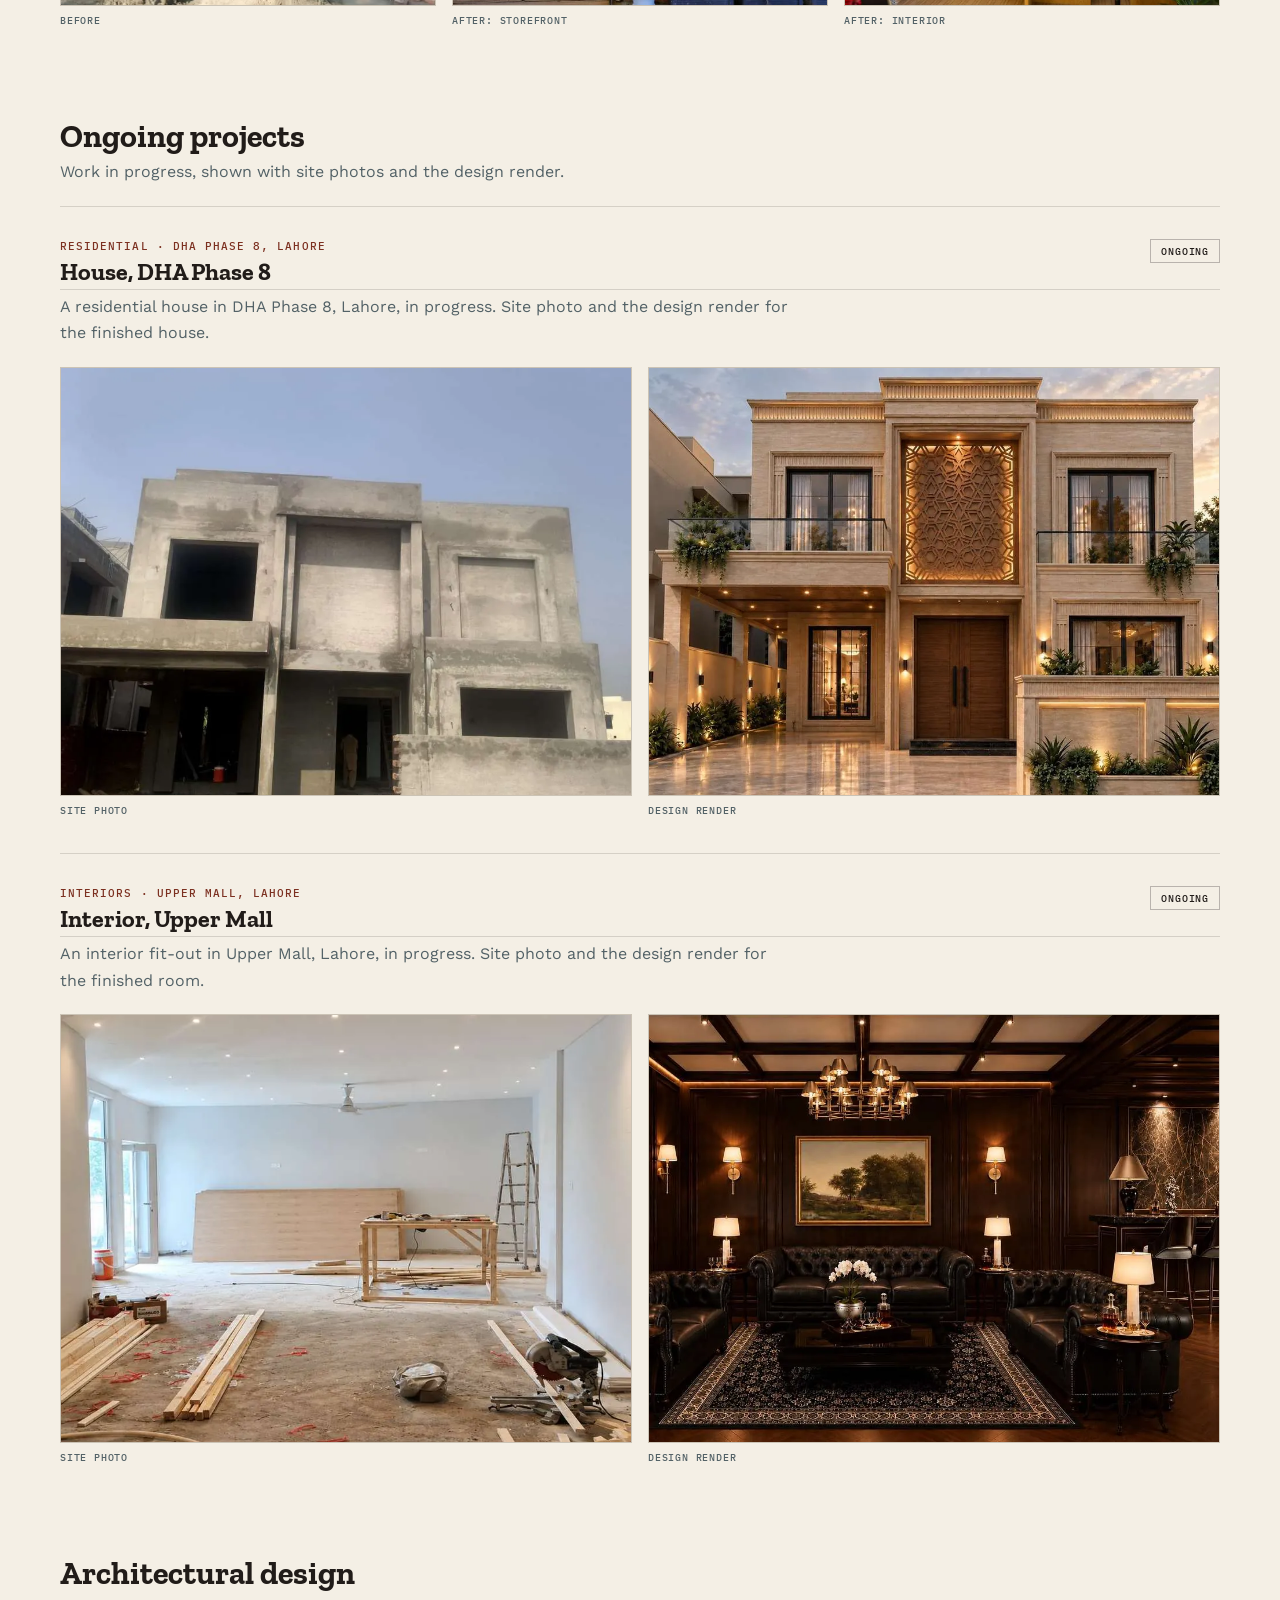
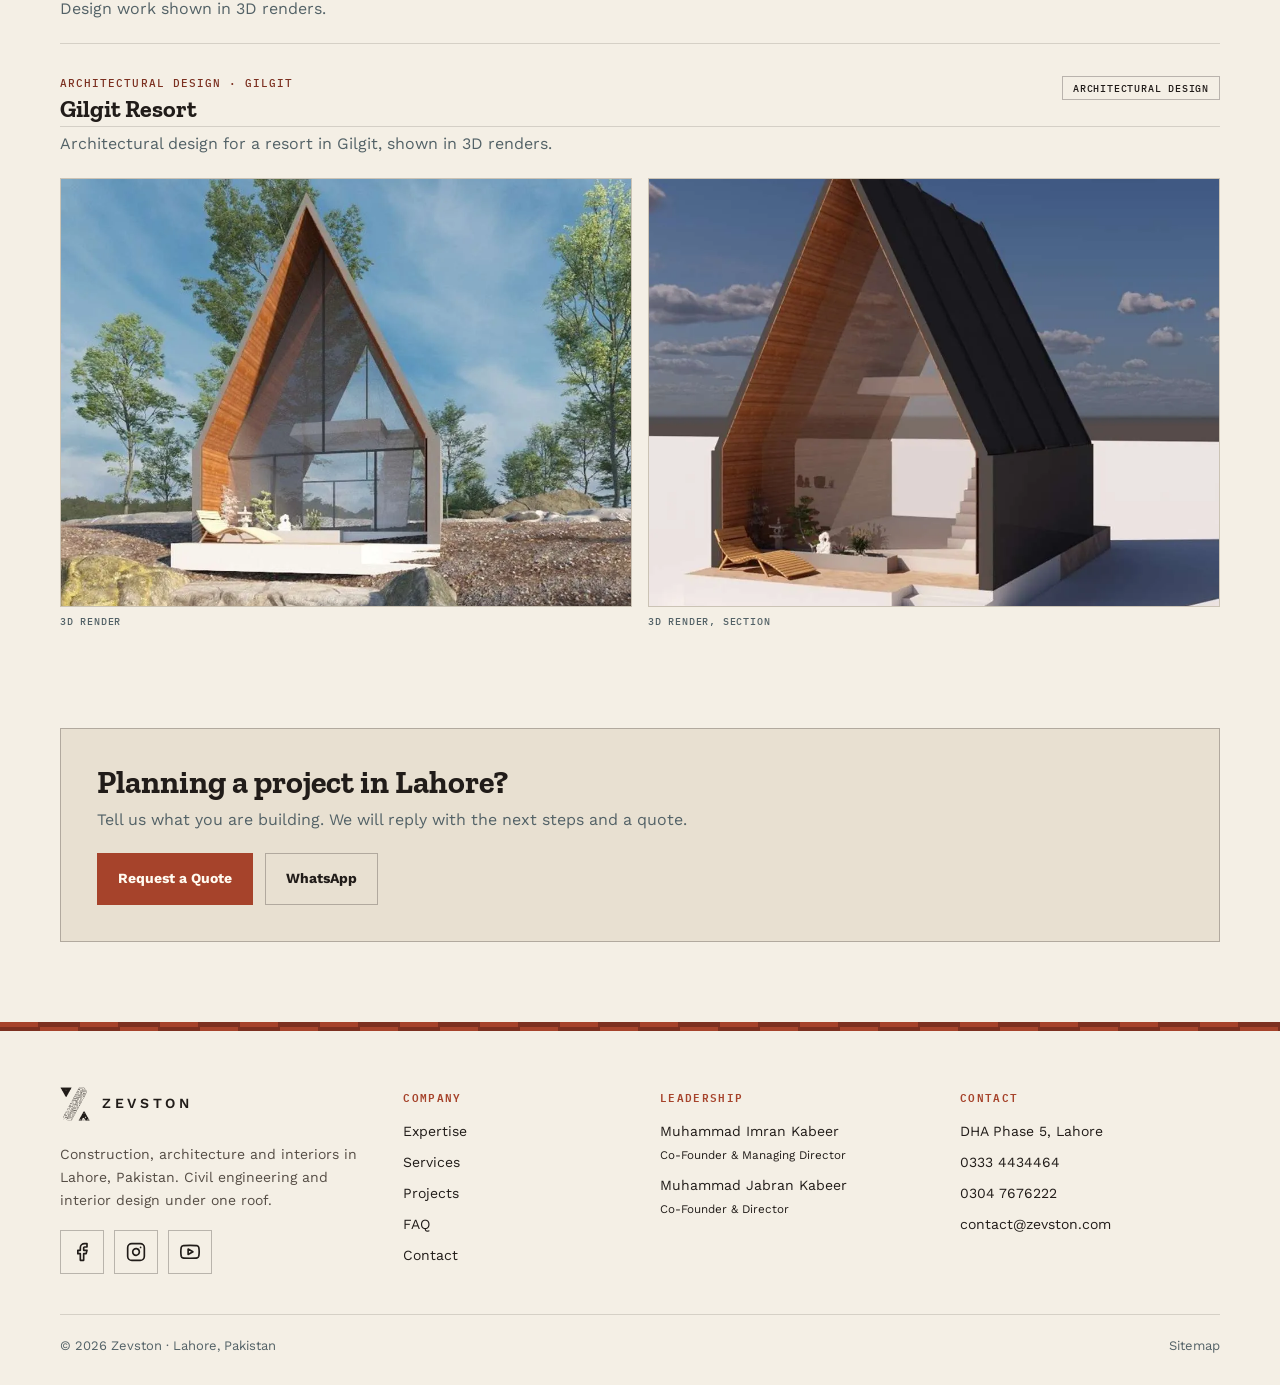
<file: projects/index.html>
<!DOCTYPE html>
<html lang="en">
<head>
  <meta charset="UTF-8">
  <meta name="viewport" content="width=device-width, initial-scale=1, viewport-fit=cover">
  <title>Projects in Lahore | Construction, Interiors & Design | Zevston</title>
  <meta name="description" content="Real Zevston projects in Lahore: houses in DHA and Bahria Town, commercial buildings in Gulberg and MM Alam Road, and interior work in Upper Mall.">
  <link rel="canonical" href="https://zevston.com/projects/">
  <meta name="robots" content="index,follow,max-image-preview:large">
  
  <meta name="theme-color" content="#211C19">
  <meta name="author" content="Zevston">

  <link rel="icon" href="/favicon.ico" sizes="48x48">
  <link rel="icon" type="image/png" href="/favicon.png" sizes="256x256">
  <link rel="icon" type="image/png" href="/favicon-32.png" sizes="32x32">
  <link rel="apple-touch-icon" href="/apple-touch-icon.png">
  <link rel="manifest" href="/site.webmanifest">

  <meta property="og:site_name" content="Zevston">
  <meta property="og:locale" content="en_PK">
  <meta property="og:type" content="website">
  <meta property="og:title" content="Projects in Lahore | Construction, Interiors & Design | Zevston">
  <meta property="og:description" content="Real Zevston projects in Lahore: houses in DHA and Bahria Town, commercial buildings in Gulberg and MM Alam Road, and interior work in Upper Mall.">
  <meta property="og:url" content="https://zevston.com/projects/">
  <meta property="og:image" content="https://zevston.com/projects/photos/tipu-sultan-bahria-town-finished.webp">
    <meta property="og:image:alt" content="Finished house in Bahria Town, Lahore, built by Zevston">
  <meta name="twitter:card" content="summary_large_image">
  <meta name="twitter:title" content="Projects in Lahore | Construction, Interiors & Design | Zevston">
  <meta name="twitter:description" content="Real Zevston projects in Lahore: houses in DHA and Bahria Town, commercial buildings in Gulberg and MM Alam Road, and interior work in Upper Mall.">
  <meta name="twitter:image" content="https://zevston.com/projects/photos/tipu-sultan-bahria-town-finished.webp">

  <!-- Google Search Console: verify via DNS TXT in Cloudflare (recommended), or paste the meta tag here:
  <meta name="google-site-verification" content="PASTE_TOKEN_HERE"> -->

  <link rel="preconnect" href="https://fonts.googleapis.com">
  <link rel="preconnect" href="https://fonts.gstatic.com" crossorigin>
  <link href="https://fonts.googleapis.com/css2?family=IBM+Plex+Mono:wght@400;500;600&family=Work+Sans:wght@400;500;600;700&family=Zilla+Slab:wght@500;600;700&display=swap" rel="stylesheet">
  <link rel="stylesheet" href="/assets/style.css?v=20261006">


  <script type="application/ld+json">
{
  "@context": "https://schema.org",
  "@graph": [
    {
      "@type": "CollectionPage",
      "@id": "https://zevston.com/projects/#page",
      "url": "https://zevston.com/projects/",
      "name": "Projects in Lahore | Construction, Interiors & Design | Zevston",
      "description": "Real Zevston projects in Lahore: houses in DHA and Bahria Town, commercial buildings in Gulberg and MM Alam Road, and interior work in Upper Mall.",
      "inLanguage": "en",
      "isPartOf": {
        "@type": "WebSite",
        "name": "Zevston",
        "url": "https://zevston.com/"
      },
      "about": {
        "@type": "Organization",
        "name": "Zevston",
        "url": "https://zevston.com/"
      },
      "mainEntity": {
        "@type": "ItemList",
        "itemListElement": [
          {
            "@type": "ListItem",
            "position": 1,
            "url": "https://zevston.com/projects/#tipu-sultan-block-bahria-town",
            "name": "Tipu Sultan Block, Bahria Town, Bahria Town, Lahore",
            "image": "https://zevston.com/projects/photos/tipu-sultan-bahria-town-finished.webp"
          },
          {
            "@type": "ListItem",
            "position": 2,
            "url": "https://zevston.com/projects/#zameen-com-building-gulberg",
            "name": "Zameen.com Building, Gulberg, Gulberg, Lahore",
            "image": "https://zevston.com/projects/photos/zameen-gulberg-site.webp"
          },
          {
            "@type": "ListItem",
            "position": 3,
            "url": "https://zevston.com/projects/#kiji-mm-alam-road",
            "name": "KIJI, MM Alam Road, MM Alam Road, Lahore",
            "image": "https://zevston.com/projects/photos/kiji-mm-alam-road-building.webp"
          },
          {
            "@type": "ListItem",
            "position": 4,
            "url": "https://zevston.com/projects/#target-trade-centre",
            "name": "Target Trade Centre, Lahore",
            "image": "https://zevston.com/projects/photos/target-trade-centre-lahore.webp"
          },
          {
            "@type": "ListItem",
            "position": 5,
            "url": "https://zevston.com/projects/#m-block-dha-phase-5-house",
            "name": "House, M Block, DHA Phase 5, DHA Phase 5, Lahore",
            "image": "https://zevston.com/projects/photos/dha-phase-5-m-block-finished.webp"
          },
          {
            "@type": "ListItem",
            "position": 6,
            "url": "https://zevston.com/projects/#modern-villa-dha-phase-5",
            "name": "Modern villa, M Block, DHA Phase 5, DHA Phase 5, Lahore",
            "image": "https://zevston.com/projects/photos/dha-phase-5-villa-glass.webp"
          },
          {
            "@type": "ListItem",
            "position": 7,
            "url": "https://zevston.com/projects/#studio-interior-lahore",
            "name": "Studio Interior, Lahore",
            "image": "https://zevston.com/projects/photos/studio-interior-before.webp"
          },
          {
            "@type": "ListItem",
            "position": 8,
            "url": "https://zevston.com/projects/#dha-phase-8-house",
            "name": "House, DHA Phase 8, DHA Phase 8, Lahore",
            "image": "https://zevston.com/projects/photos/dha-phase-8-site.webp"
          },
          {
            "@type": "ListItem",
            "position": 9,
            "url": "https://zevston.com/projects/#upper-mall-interior",
            "name": "Interior, Upper Mall, Upper Mall, Lahore",
            "image": "https://zevston.com/projects/photos/upper-mall-interior-site.webp"
          },
          {
            "@type": "ListItem",
            "position": 10,
            "url": "https://zevston.com/projects/#gilgit-resort",
            "name": "Gilgit Resort, Gilgit",
            "image": "https://zevston.com/projects/photos/gilgit-resort-render-1.webp"
          }
        ]
      }
    },
    {
      "@type": "BreadcrumbList",
      "itemListElement": [
        {
          "@type": "ListItem",
          "position": 1,
          "name": "Home",
          "item": "https://zevston.com/"
        },
        {
          "@type": "ListItem",
          "position": 2,
          "name": "Projects",
          "item": "https://zevston.com/projects/"
        }
      ]
    }
  ]
}
  </script>
</head>
<body>
<a class="skip-link" href="#main">Skip to content</a>
<header id="site-header">
  <div class="wrap nav">
    <a class="brand" href="/" aria-label="Zevston home"><img src="/logo-mark.png" alt="" width="41" height="46"><span class="word">Zevston</span></a>

    <nav class="links" id="main-nav" aria-label="Main navigation">
      <a href="/#expertise">Expertise</a>
      <a href="/#services">Services</a>
      <a href="/#team">Our Team</a>
      <a href="/projects/">Projects</a>
      <a href="/#contact">Contact</a>
    </nav>

    <div class="nav-actions">
      <button type="button" class="icon-btn js-search-open" aria-label="Search the site" aria-haspopup="dialog"><svg viewBox="0 0 24 24" fill="none" stroke="currentColor" stroke-width="2" stroke-linecap="round" aria-hidden="true"><circle cx="11" cy="11" r="7"/><path d="m20 20-3.5-3.5"/></svg><span class="label">Search</span><span class="kbd">/</span></button>
      <a class="btn nav-cta" href="/#quote">Request a Quote</a>
      <button type="button" class="menu-btn" id="menu-btn" aria-expanded="false" aria-controls="main-nav">Menu</button>
    </div>
  </div>
  <div class="bond"></div>
</header>

<main id="main">
  <section class="proj-page">
    <div class="wrap">
      <nav class="crumbs" aria-label="Breadcrumb"><a href="/">Home</a><span aria-hidden="true">/</span><span>Projects</span></nav>
      <div class="section-head">
        <div class="eyebrow">Projects</div>
        <h1>Projects built by Zevston across Lahore.</h1>
        <p>Houses, commercial buildings, interiors and design work in DHA, Bahria Town, Gulberg, MM Alam Road and Upper Mall. Where a project is still in progress, we show the site photo next to the design render.</p>
      </div>
      <nav class="proj-jump" aria-label="Project groups"><a href="#constructed">Constructed projects</a><a href="#interiors">Interior projects</a><a href="#ongoing">Ongoing projects</a><a href="#design">Architectural design</a></nav>

    <div class="proj-group" id="constructed">
      <h2>Constructed projects</h2>
      <p class="proj-group-sub">Residential and commercial buildings delivered across Lahore.</p>
      <article class="proj" id="tipu-sultan-block-bahria-town">
        <header class="proj-head">
          <div>
            <div class="project-cat">Residential · Bahria Town, Lahore</div>
            <h3>Tipu Sultan Block, Bahria Town</h3>
          </div>
          <span class="proj-badge">Constructed</span>
        </header>
        <p>A residential house in Tipu Sultan Block, Bahria Town Lahore, shown at grey structure stage and as the finished home.</p>
        <div class="proj-gallery g2">
        <figure><img src="/projects/photos/tipu-sultan-bahria-town-structure.webp" alt="House at grey structure stage in Tipu Sultan Block, Bahria Town Lahore" width="890" height="768" loading="lazy" decoding="async"><figcaption>Grey structure stage</figcaption></figure>
        <figure><img src="/projects/photos/tipu-sultan-bahria-town-finished.webp" alt="Finished modern house with dark gate and palm trees in Tipu Sultan Block, Bahria Town Lahore" width="1045" height="869" loading="lazy" decoding="async"><figcaption>Finished</figcaption></figure>
        </div>
      </article>
      <article class="proj" id="zameen-com-building-gulberg">
        <header class="proj-head">
          <div>
            <div class="project-cat">Commercial · Gulberg, Lahore</div>
            <h3>Zameen.com Building, Gulberg</h3>
          </div>
          <span class="proj-badge">Constructed</span>
        </header>
        <p>A commercial building in Gulberg, Lahore, shown from site next to the design render.</p>
        <div class="proj-gallery g2">
        <figure><img src="/projects/photos/zameen-gulberg-site.webp" alt="Zameen.com building under construction in Gulberg, Lahore" width="974" height="840" loading="lazy" decoding="async"><figcaption>Site photo</figcaption></figure>
        <figure><img src="/projects/photos/zameen-gulberg-render.webp" alt="Design render of the Zameen.com building in Gulberg, Lahore" width="1001" height="835" loading="lazy" decoding="async"><figcaption>Design render</figcaption></figure>
        </div>
      </article>
      <article class="proj" id="kiji-mm-alam-road">
        <header class="proj-head">
          <div>
            <div class="project-cat">Commercial · Retail · MM Alam Road, Lahore</div>
            <h3>KIJI, MM Alam Road</h3>
          </div>
          <span class="proj-badge">Constructed</span>
        </header>
        <p>Retail store and building works on MM Alam Road, Lahore.</p>
        <div class="proj-gallery g2">
        <figure><img src="/projects/photos/kiji-mm-alam-road-store.webp" alt="KIJI store interior fit-out on MM Alam Road, Lahore" width="911" height="787" loading="lazy" decoding="async"><figcaption>Store interior</figcaption></figure>
        <figure><img src="/projects/photos/kiji-mm-alam-road-building.webp" alt="Building structure with scaffolding on MM Alam Road, Lahore" width="1024" height="853" loading="lazy" decoding="async"><figcaption>Building structure</figcaption></figure>
        </div>
      </article>
      <article class="proj" id="target-trade-centre">
        <header class="proj-head">
          <div>
            <div class="project-cat">Commercial · Lahore</div>
            <h3>Target Trade Centre</h3>
          </div>
          <span class="proj-badge">Constructed</span>
        </header>
        <p>A multi-storey commercial building in Lahore.</p>
        <div class="proj-gallery g1">
        <figure><img src="/projects/photos/target-trade-centre-lahore.webp" alt="Multi-storey Target Trade Centre commercial building in Lahore" width="936" height="782" loading="lazy" decoding="async"><figcaption>Site photo</figcaption></figure>
        </div>
      </article>
      <article class="proj" id="m-block-dha-phase-5-house">
        <header class="proj-head">
          <div>
            <div class="project-cat">Residential · DHA Phase 5, Lahore</div>
            <h3>House, M Block, DHA Phase 5</h3>
          </div>
          <span class="proj-badge">Constructed</span>
        </header>
        <p>A residential house in M Block, DHA Phase 5, Lahore, shown during construction and finished.</p>
        <div class="proj-gallery g2">
        <figure><img src="/projects/photos/dha-phase-5-m-block-site.webp" alt="House under construction with site workers in M Block, DHA Phase 5, Lahore" width="940" height="812" loading="lazy" decoding="async"><figcaption>During construction</figcaption></figure>
        <figure><img src="/projects/photos/dha-phase-5-m-block-finished.webp" alt="Finished house with a dark gate in M Block, DHA Phase 5, Lahore" width="594" height="495" loading="lazy" decoding="async"><figcaption>Finished</figcaption></figure>
        </div>
      </article>
      <article class="proj" id="modern-villa-dha-phase-5">
        <header class="proj-head">
          <div>
            <div class="project-cat">Residential · DHA Phase 5, Lahore</div>
            <h3>Modern villa, M Block, DHA Phase 5</h3>
          </div>
          <span class="proj-badge">Constructed</span>
        </header>
        <p>A modern villa with a glass facade and pool in DHA Phase 5, Lahore.</p>
        <div class="proj-gallery g3">
        <figure><img src="/projects/photos/dha-phase-5-villa-pool.webp" alt="Modern villa with pool, timber deck and palm trees in DHA Phase 5, Lahore" width="458" height="397" loading="lazy" decoding="async"><figcaption>Pool and deck</figcaption></figure>
        <figure><img src="/projects/photos/dha-phase-5-villa-gate.webp" alt="Entrance gate of a modern white villa in DHA Phase 5, Lahore" width="454" height="379" loading="lazy" decoding="async"><figcaption>Entrance</figcaption></figure>
        <figure><img src="/projects/photos/dha-phase-5-villa-glass.webp" alt="Glass facade and pool of a modern villa in DHA Phase 5, Lahore" width="454" height="379" loading="lazy" decoding="async"><figcaption>Glass facade</figcaption></figure>
        </div>
      </article>
    </div>

    <div class="proj-group" id="interiors">
      <h2>Interior projects</h2>
      <p class="proj-group-sub">Interior fit-outs with in-house woodwork and finishing.</p>
      <article class="proj" id="studio-interior-lahore">
        <header class="proj-head">
          <div>
            <div class="project-cat">Interiors · Lahore</div>
            <h3>Studio Interior</h3>
          </div>
          <span class="proj-badge">Interior project</span>
        </header>
        <p>Interior fit-out of a studio space in Lahore, from stripped-out shell to finished interior with fitted woodwork.</p>
        <div class="proj-gallery g3">
        <figure><img src="/projects/photos/studio-interior-before.webp" alt="Shopfront before the interior works, with debris and bare walls, Lahore" width="751" height="648" loading="lazy" decoding="async"><figcaption>Before</figcaption></figure>
        <figure><img src="/projects/photos/studio-interior-storefront.webp" alt="Finished studio storefront with chandeliers and plants, Lahore" width="896" height="747" loading="lazy" decoding="async"><figcaption>After: storefront</figcaption></figure>
        <figure><img src="/projects/photos/studio-interior-inside.webp" alt="Finished studio interior with fitted wooden shelving and chandeliers, Lahore" width="930" height="774" loading="lazy" decoding="async"><figcaption>After: interior</figcaption></figure>
        </div>
      </article>
    </div>

    <div class="proj-group" id="ongoing">
      <h2>Ongoing projects</h2>
      <p class="proj-group-sub">Work in progress, shown with site photos and the design render.</p>
      <article class="proj" id="dha-phase-8-house">
        <header class="proj-head">
          <div>
            <div class="project-cat">Residential · DHA Phase 8, Lahore</div>
            <h3>House, DHA Phase 8</h3>
          </div>
          <span class="proj-badge">Ongoing</span>
        </header>
        <p>A residential house in DHA Phase 8, Lahore, in progress. Site photo and the design render for the finished house.</p>
        <div class="proj-gallery g2">
        <figure><img src="/projects/photos/dha-phase-8-site.webp" alt="House at grey structure stage in DHA Phase 8, Lahore" width="973" height="840" loading="lazy" decoding="async"><figcaption>Site photo</figcaption></figure>
        <figure><img src="/projects/photos/dha-phase-8-render.webp" alt="Design render of a stone-clad house with a patterned feature panel in DHA Phase 8, Lahore" width="993" height="828" loading="lazy" decoding="async"><figcaption>Design render</figcaption></figure>
        </div>
      </article>
      <article class="proj" id="upper-mall-interior">
        <header class="proj-head">
          <div>
            <div class="project-cat">Interiors · Upper Mall, Lahore</div>
            <h3>Interior, Upper Mall</h3>
          </div>
          <span class="proj-badge">Ongoing</span>
        </header>
        <p>An interior fit-out in Upper Mall, Lahore, in progress. Site photo and the design render for the finished room.</p>
        <div class="proj-gallery g2">
        <figure><img src="/projects/photos/upper-mall-interior-site.webp" alt="Interior works in progress with timber and tools in Upper Mall, Lahore" width="871" height="753" loading="lazy" decoding="async"><figcaption>Site photo</figcaption></figure>
        <figure><img src="/projects/photos/upper-mall-interior-render.webp" alt="Design render of a dark wood-panelled lounge for an interior in Upper Mall, Lahore" width="984" height="820" loading="lazy" decoding="async"><figcaption>Design render</figcaption></figure>
        </div>
      </article>
    </div>

    <div class="proj-group" id="design">
      <h2>Architectural design</h2>
      <p class="proj-group-sub">Design work shown in 3D renders.</p>
      <article class="proj" id="gilgit-resort">
        <header class="proj-head">
          <div>
            <div class="project-cat">Architectural design · Gilgit</div>
            <h3>Gilgit Resort</h3>
          </div>
          <span class="proj-badge">Architectural design</span>
        </header>
        <p>Architectural design for a resort in Gilgit, shown in 3D renders.</p>
        <div class="proj-gallery g2">
        <figure><img src="/projects/photos/gilgit-resort-render-1.webp" alt="3D render of an A-frame resort cabin with timber cladding in Gilgit" width="999" height="807" loading="lazy" decoding="async"><figcaption>3D render</figcaption></figure>
        <figure><img src="/projects/photos/gilgit-resort-render-2.webp" alt="3D section render of an A-frame resort cabin in Gilgit" width="999" height="833" loading="lazy" decoding="async"><figcaption>3D render, section</figcaption></figure>
        </div>
      </article>
    </div>

      <div class="proj-cta">
        <h2>Planning a project in Lahore?</h2>
        <p>Tell us what you are building. We will reply with the next steps and a quote.</p>
        <div class="hero-actions">
          <a class="btn brick" href="/#quote">Request a Quote</a>
          <a class="btn alt" href="https://wa.me/923334434464" target="_blank" rel="noopener">WhatsApp</a>
        </div>
      </div>
    </div>
  </section>
</main>
<div class="bond"></div>

<footer>
  <div class="wrap">
    <div class="footer-top">
      <div>
        <a class="brand sm" href="/" aria-label="Zevston home"><img src="/logo-mark.png" alt="" width="41" height="46"><span class="word">Zevston</span></a>
        <p>Construction, architecture and interiors in Lahore, Pakistan. Civil engineering and interior design under one roof.</p>
        <nav class="social" aria-label="Zevston on social media">
          <a href="https://www.facebook.com/zevston" target="_blank" rel="me noopener" aria-label="Zevston on Facebook"><svg viewBox="0 0 24 24" fill="none" stroke="currentColor" stroke-width="2" stroke-linecap="round" stroke-linejoin="round" aria-hidden="true"><path d="M18 2h-3a5 5 0 0 0-5 5v3H7v4h3v8h4v-8h3l1-4h-4V7a1 1 0 0 1 1-1h3z"/></svg></a>
          <a href="https://www.instagram.com/zevston_homes/" target="_blank" rel="me noopener" aria-label="Zevston on Instagram"><svg viewBox="0 0 24 24" fill="none" stroke="currentColor" stroke-width="2" stroke-linecap="round" stroke-linejoin="round" aria-hidden="true"><rect x="2" y="2" width="20" height="20" rx="5" ry="5"/><path d="M16 11.37A4 4 0 1 1 12.63 8 4 4 0 0 1 16 11.37z"/><path d="M17.5 6.5h.01"/></svg></a>
          <a href="https://www.youtube.com/@Zevston_homes" target="_blank" rel="me noopener" aria-label="Zevston on YouTube"><svg viewBox="0 0 24 24" fill="none" stroke="currentColor" stroke-width="2" stroke-linecap="round" stroke-linejoin="round" aria-hidden="true"><path d="M22.54 6.42a2.78 2.78 0 0 0-1.94-2C18.88 4 12 4 12 4s-6.88 0-8.6.46a2.78 2.78 0 0 0-1.94 2A29 29 0 0 0 1 11.75a29 29 0 0 0 .46 5.33A2.78 2.78 0 0 0 3.4 19c1.72.46 8.6.46 8.6.46s6.88 0 8.6-.46a2.78 2.78 0 0 0 1.94-2 29 29 0 0 0 .46-5.25 29 29 0 0 0-.46-5.33z"/><path d="m9.75 15.02 5.75-3.27-5.75-3.27z"/></svg></a>
        </nav>
      </div>
      <div>
        <h4>Company</h4>
        <ul>
          <li><a href="/#expertise">Expertise</a></li>
          <li><a href="/#services">Services</a></li>
          <li><a href="/projects/">Projects</a></li>
          <li><a href="/#faq">FAQ</a></li>
          <li><a href="/#contact">Contact</a></li>
        </ul>
      </div>
      <div>
        <h4>Leadership</h4>
        <ul>
          <li><a href="/imran-kabeer/">Muhammad Imran Kabeer<br><small>Co-Founder &amp; Managing Director</small></a></li>
          <li><a href="/jabran-kabeer/">Muhammad Jabran Kabeer<br><small>Co-Founder &amp; Director</small></a></li>
        </ul>
      </div>
      <div>
        <h4>Contact</h4>
        <ul>
          <li>DHA Phase 5, Lahore</li>
          <li><a href="tel:+923334434464">0333 4434464</a></li>
          <li><a href="tel:+923047676222">0304 7676222</a></li>
          <li><a href="mailto:contact@zevston.com">contact@zevston.com</a></li>
        </ul>
      </div>
    </div>
    <div class="footer-bottom">
      <span>© <span class="js-year">2026</span> Zevston · Lahore, Pakistan</span>
      <span><a href="/sitemap.xml">Sitemap</a></span>
    </div>
  </div>
</footer>

<a class="wa-float" href="https://wa.me/923334434464?text=Hello%20Zevston%2C%20I%20would%20like%20to%20discuss%20a%20project." target="_blank" rel="noopener" aria-label="Chat with Zevston on WhatsApp"><svg viewBox="0 0 24 24" fill="none" stroke="currentColor" stroke-width="2" stroke-linecap="round" stroke-linejoin="round" aria-hidden="true"><path d="M21 11.5a8.4 8.4 0 0 1-12.4 7.4L3 20.5l1.7-5.4A8.4 8.4 0 1 1 21 11.5Z"/></svg><span>WhatsApp</span></a>

<div class="search-overlay" id="search-overlay" role="dialog" aria-modal="true" aria-label="Search Zevston">
  <div class="search-panel">
    <div class="search-form">
      <svg viewBox="0 0 24 24" fill="none" stroke="currentColor" stroke-width="2" stroke-linecap="round" aria-hidden="true"><circle cx="11" cy="11" r="7"/><path d="m20 20-3.5-3.5"/></svg>
      <input id="search-input" type="search" placeholder="Search services, people, projects…" autocomplete="off" enterkeyhint="search" aria-label="Search this site">
      <button type="button" class="search-close" id="search-close">Close</button>
    </div>
    <div class="search-body">
      <p class="search-hint" id="search-hint">Try a name, service or topic.</p>
      <div class="search-chips" id="search-chips">
        <button type="button" data-q="construction">Construction</button>
        <button type="button" data-q="interiors">Interiors</button>
        <button type="button" data-q="Imran Kabeer">Imran Kabeer</button>
        <button type="button" data-q="Jabran Kabeer">Jabran Kabeer</button>
        <button type="button" data-q="kitchen">Kitchens</button>
        <button type="button" data-q="contact">Contact</button>
      </div>
      <ul class="search-results" id="search-results" aria-live="polite"></ul>
    </div>
    <div class="search-google">
      <span>Looking for something else?</span>
      <a class="btn alt" id="search-google" target="_blank" rel="noopener" href="https://www.google.com/search?q=site%3Azevston.com">Search zevston.com on Google</a>
    </div>
  </div>
</div>

<script src="/assets/site.js?v=20261006" defer></script>
</body>
</html>
</file>
<file: assets/style.css>
:root{
  --ink:#211C19;
  --paper:#F4EFE5;
  --paper-2:#E8E0D1;
  --brick:#A6432B;
  --brick-dark:#7C3020;
  --sand:#C9A876;
  --steel:#536267;
  --line:rgba(33,28,25,.15);
  --line-dark:rgba(33,28,25,.28);
  --white:#fffaf0;
  --max:72.5rem;
}

*{box-sizing:border-box}
html{scroll-behavior:smooth;font-size:100%;-webkit-text-size-adjust:100%}
body{
  margin:0;
  background:var(--paper);
  color:var(--ink);
  font-family:"Work Sans",sans-serif;
  line-height:1.65;
  -webkit-font-smoothing:antialiased;
}
img{display:block;max-width:100%}
a{color:inherit}
button,input,textarea,select{font:inherit}
.wrap{width:min(var(--max),calc(100% - 3rem));margin:auto}

h1,h2,h3{font-family:"Zilla Slab",serif;line-height:1.08}
h1,h2,h3,p{margin-top:0}
.mono{
  font-family:"IBM Plex Mono",monospace;
  text-transform:uppercase;
  letter-spacing:.1em;
}

.eyebrow{
  display:flex;
  align-items:center;
  gap:0.625rem;
  color:var(--brick);
  font:600 0.75rem/1.2 "IBM Plex Mono",monospace;
  letter-spacing:.12em;
  text-transform:uppercase;
}
.eyebrow::before{
  content:"";
  width:1.75rem;
  height:2px;
  background:currentColor;
}

.bond{
  height:0.5625rem;
  background:
    linear-gradient(90deg,var(--brick) 0 2.375rem,var(--brick-dark) 2.375rem 2.5rem) 0 0/5rem 50% repeat-x,
    linear-gradient(90deg,var(--brick) 0 2.375rem,var(--brick-dark) 2.375rem 2.5rem) 2.5rem 100%/5rem 50% repeat-x;
}

header{
  position:sticky;
  top:0;
  z-index:100;
  background:rgba(244,239,229,.96);
  backdrop-filter:blur(0.625rem);
  border-bottom:1px solid var(--line);
}
.nav{
  min-height:4.75rem;
  display:flex;
  align-items:center;
  gap:1.5rem;
}
.brand{
  display:inline-flex;
  align-items:center;
  gap:0.75rem;
  text-decoration:none;
  white-space:nowrap;
  color:var(--ink);
}
.brand img{height:2.875rem;width:auto;display:block}
.brand .word{
  font-family:"Work Sans",sans-serif;
  font-weight:600;
  font-size:1.0625rem;
  letter-spacing:.26em;
  text-transform:uppercase;
}
.brand.sm img{height:2.125rem}
.brand.sm .word{font-size:0.875rem}
nav.links{
  margin-left:auto;
  display:flex;
  align-items:center;
  gap:1.625rem;
  font-size:0.875rem;
  font-weight:600;
}
nav.links a{text-decoration:none;opacity:.78}
nav.links a:hover{opacity:1;color:var(--brick)}


.menu-btn{
  display:none;
  border:1px solid var(--line-dark);
  background:transparent;
  padding:0.625rem 0.75rem;
  cursor:pointer;
  font-weight:700;
}

.btn{
  display:inline-flex;
  justify-content:center;
  align-items:center;
  gap:0.5625rem;
  padding:0.8125rem 1.25rem;
  border:1px solid var(--ink);
  background:var(--ink);
  color:var(--white);
  text-decoration:none;
  font-weight:700;
  font-size:0.875rem;
  transition:.2s ease;
}
.btn:hover{background:var(--brick);border-color:var(--brick);transform:translateY(-1px)}
.btn.alt{
  background:transparent;
  color:var(--ink);
  border-color:var(--line-dark);
}
.btn.alt:hover{background:var(--ink);color:var(--white);border-color:var(--ink)}
.btn.brick{background:var(--brick);border-color:var(--brick)}
.btn.brick:hover{background:var(--brick-dark);border-color:var(--brick-dark)}

section{padding:5.75rem 0}
.section-head{max-width:43.75rem;margin-bottom:3rem}
.section-head h2{font-size:clamp(2rem,4vw,3rem);margin:0.875rem 0}
.section-head p{color:#554d45;font-size:1.03125rem;max-width:64ch}

/* HERO */
.hero{padding:4.5rem 0 0;overflow:hidden}
.hero-grid{
  display:grid;
  grid-template-columns:1.06fr .94fr;
  gap:4rem;
  align-items:center;
  padding-bottom:4.5rem;
}
.hero h1{
  font-size:clamp(2.75rem,6vw,4.5rem);
  margin:1.125rem 0 1.5rem;
  letter-spacing:-.025em;
}
.hero h1 span{color:var(--brick)}
.hero .lede{
  color:#504840;
  font-size:1.125rem;
  max-width:60ch;
  margin-bottom:1.875rem;
}
.hero-actions{display:flex;gap:0.75rem;flex-wrap:wrap}
.hero-note{
  display:flex;
  gap:1rem;
  align-items:flex-start;
  margin-top:1.875rem;
  padding-top:1.125rem;
  border-top:1px solid var(--line);
  max-width:38.75rem;
}
.hero-note strong{font-family:"Zilla Slab",serif;font-size:1.125rem}
.hero-note p{margin:2px 0 0;color:#665d54;font-size:0.84375rem}

.hero-visual{
  position:relative;
  min-height:33.125rem;
  border:1px solid var(--line);
  background:var(--paper-2);
  overflow:hidden;
}
.hero-visual::before{
  content:"";
  position:absolute;
  inset:0;
  background:
    linear-gradient(90deg,transparent 49.8%,rgba(33,28,25,.09) 50%,transparent 50.2%),
    linear-gradient(0deg,transparent 49.8%,rgba(33,28,25,.09) 50%,transparent 50.2%);
  background-size:4.375rem 4.375rem;
  opacity:.55;
}
.hero-architecture{
  position:absolute;
  inset:2.8125rem 2.8125rem 0;
  border:1px solid rgba(33,28,25,.16);
  background:linear-gradient(145deg,#d7cbbb,#f0eadf);
  clip-path:polygon(0 30%,35% 0,100% 18%,100% 100%,0 100%);
}
.hero-architecture::before,
.hero-architecture::after{
  content:"";
  position:absolute;
  border:2px solid var(--brick);
  opacity:.85;
}
.hero-architecture::before{width:52%;height:46%;left:20%;top:28%}
.hero-architecture::after{width:26%;height:30%;right:9%;bottom:10%;border-color:var(--steel)}
.hero-label{
  position:absolute;
  left:1.375rem;
  bottom:1.375rem;
  background:var(--paper);
  border:1px solid var(--line-dark);
  padding:0.8125rem 1rem;
  z-index:2;
}
.hero-label .mono{font-size:0.625rem;color:var(--brick)}
.hero-label strong{display:block;margin-top:4px;font-family:"Zilla Slab",serif;font-size:1.125rem}

/* TRUST */
.trust{
  border-top:1px solid var(--line);
  border-bottom:1px solid var(--line);
  background:var(--paper-2);
}
.trust-grid{display:grid;grid-template-columns:repeat(4,1fr)}
.trust-item{padding:1.75rem 1.375rem;border-left:1px solid var(--line)}
.trust-item:first-child{border-left:0}
.trust-num{font:600 2.4375rem/1 "Zilla Slab",serif;color:var(--brick-dark)}
.trust-label{
  margin-top:0.4375rem;
  color:var(--steel);
  font:500 0.6875rem/1.4 "IBM Plex Mono",monospace;
  text-transform:uppercase;
  letter-spacing:.08em;
}

/* SERVICES */
.services{
  display:grid;
  grid-template-columns:repeat(4,1fr);
  border:1px solid var(--line-dark);
  background:var(--line-dark);
  gap:1px;
}
.service{
  background:var(--paper);
  padding:1.875rem 1.625rem 2.125rem;
  min-height:15.3125rem;
}
.service .num{
  display:inline-block;
  border-top:3px solid var(--sand);
  padding-top:0.5rem;
  color:var(--brick);
  font:500 0.6875rem "IBM Plex Mono",monospace;
}
.service h3{font-size:1.375rem;margin:1.5625rem 0 0.75rem}
.service p{font-size:0.875rem;color:#5b534b;margin-bottom:0}

/* ABOUT */
.about{
  background:var(--paper-2);
  border-top:1px solid var(--line);
  border-bottom:1px solid var(--line);
}
.about-grid{
  display:grid;
  grid-template-columns:.9fr 1.1fr;
  gap:4rem;
  align-items:center;
}
.about-copy h2{font-size:clamp(2rem,4vw,3rem);margin:0.875rem 0 1.125rem}
.about-copy p{color:#554d45}
.about-list{display:grid;grid-template-columns:1fr 1fr;gap:0.875rem;margin-top:1.75rem}
.about-list div{
  border-top:2px solid var(--ink);
  padding-top:0.75rem;
  font-weight:700;
  font-size:0.875rem;
}

/* FOUNDER */
.leader{
  display:grid;
  grid-template-columns:16.875rem 1fr;
  gap:3.25rem;
  align-items:center;
  background:var(--paper-2);
  border:1px solid var(--line);
  padding:2.25rem;
}
.founder-photo{
  aspect-ratio:1/1.08;
  background:#d7cbbb;
  border:1px solid var(--line-dark);
  overflow:hidden;
  position:relative;
}
.founder-photo img{
  width:100%;
  height:100%;
  object-fit:cover;
  object-position:center top;
}
.founder-fallback{
  position:absolute;
  inset:0;
  display:grid;
  place-items:center;
  background:var(--ink);
  color:var(--paper);
  font:600 3.625rem "Zilla Slab",serif;
}

/* DIVISIONS */
.divisions{display:grid;grid-template-columns:1fr 1fr;gap:1.5rem}
.division-card{
  border:1px solid var(--line-dark);
  background:var(--paper-2);
  overflow:hidden;
  text-decoration:none;
  color:var(--ink);
  display:flex;
  flex-direction:column;
  transition:.2s ease;
}
.division-card:hover{border-color:var(--brick);transform:translateY(-3px)}
.division-photo{
  aspect-ratio:4/3.2;
  overflow:hidden;
  position:relative;
  background:#d7cbbb;
}
.division-photo img{width:100%;height:100%;object-fit:cover;object-position:center 18%}
.division-tag{
  position:absolute;top:1rem;left:1rem;
  background:var(--brick);color:var(--white);
  font:600 0.65625rem "IBM Plex Mono",monospace;
  text-transform:uppercase;letter-spacing:.09em;
  padding:0.375rem 0.625rem;
}
.division-card:nth-child(2) .division-tag{background:var(--steel)}
.division-body{padding:1.625rem 1.75rem 1.875rem;flex:1;display:flex;flex-direction:column}
.division-body .who{color:var(--brick-dark);font:600 0.6875rem "IBM Plex Mono",monospace;text-transform:uppercase;letter-spacing:.08em;margin-bottom:0.375rem}
.division-card:nth-child(2) .division-body .who{color:var(--steel)}
.division-body h3{font-size:1.5625rem;margin:0 0 0.625rem}
.division-body p{font-size:0.90625rem;color:#554d45;margin:0 0 1.125rem;flex:1}
.division-link{font:600 0.8125rem "IBM Plex Mono",monospace;text-transform:uppercase;letter-spacing:.06em;color:var(--ink);display:inline-flex;align-items:center;gap:0.5rem}
.division-card:hover .division-link{color:var(--brick)}

/* TEAM (two leaders) */
.team-grid{display:grid;grid-template-columns:1fr 1fr;gap:1.5rem}
.team-grid .leader{grid-template-columns:11.875rem 1fr;padding:1.875rem;gap:1.75rem}
.team-grid .founder-photo{aspect-ratio:1/1.1}
.leader .role{
  color:var(--brick);
  font:600 0.75rem "IBM Plex Mono",monospace;
  letter-spacing:.12em;
  text-transform:uppercase;
}
.leader h3{font-size:2.125rem;margin:0.5625rem 0 1rem}
.leader p{color:#554d45;max-width:65ch}
.credentials{display:flex;gap:0.625rem;flex-wrap:wrap;margin-top:1.375rem}
.pill{
  padding:0.5rem 0.6875rem;
  border:1px solid var(--line-dark);
  font-size:0.75rem;
  background:var(--paper);
}

/* PROJECTS */
.projects{display:grid;grid-template-columns:repeat(3,1fr);gap:1.375rem}
.project{
  border:1px solid var(--line);
  background:var(--paper-2);
  overflow:hidden;
}
.project-image{
  aspect-ratio:4/3;
  background:
    linear-gradient(135deg,rgba(166,67,43,.9),rgba(33,28,25,.92)),
    repeating-linear-gradient(90deg,transparent 0 3rem,rgba(255,255,255,.08) 3rem 3.0625rem);
  display:grid;
  place-items:center;
  color:var(--white);
  position:relative;
}
.project-image span{
  border:1px solid rgba(255,250,240,.45);
  padding:0.6875rem 0.875rem;
  font:500 0.6875rem "IBM Plex Mono",monospace;
  letter-spacing:.08em;
  text-transform:uppercase;
}
.project-body{padding:1.25rem 1.3125rem 1.5rem}
.project-cat{color:var(--brick-dark);font:500 0.65625rem "IBM Plex Mono",monospace;text-transform:uppercase;letter-spacing:.1em}
.project h3{font-size:1.3125rem;margin:0.5rem 0 0.375rem}
.project p{font-size:0.84375rem;color:var(--steel);margin:0}

/* MISSION */
.mission-grid{display:grid;grid-template-columns:1fr 1fr;gap:1.375rem}
.mission-card{
  border-top:4px solid var(--brick);
  padding:1.875rem;
  background:var(--paper-2);
}
.mission-card:last-child{border-color:var(--steel)}
.mission-card h3{font-size:1.75rem;margin:0 0 0.75rem}
.mission-card p{color:#554d45;margin:0}

/* PROCESS */
.process{
  display:grid;
  grid-template-columns:repeat(4,1fr);
  gap:0;
}
.step{padding:0 1.5625rem 0 0;border-right:1px solid var(--line);margin-right:1.5625rem}
.step:last-child{border-right:0;margin-right:0;padding-right:0}
.step-line{height:0.5rem;background:var(--sand);margin-bottom:1.375rem}
.step:nth-child(1) .step-line{background:var(--brick)}
.step:nth-child(2) .step-line{background:var(--brick-dark);margin-left:12%}
.step:nth-child(3) .step-line{background:var(--steel);margin-left:24%}
.step:nth-child(4) .step-line{background:var(--ink);margin-left:36%}
.step-num{color:var(--steel);font:500 0.6875rem "IBM Plex Mono",monospace}
.step h3{font-size:1.3125rem;margin:0.5rem 0 0.625rem}
.step p{font-size:0.875rem;color:#5a524a;margin:0}

/* WHY */
.why{display:grid;grid-template-columns:repeat(3,1fr);gap:1.875rem}
.why-card{border-top:2px solid var(--ink);padding-top:1.0625rem}
.why-card h3{font-size:1.25rem;margin-bottom:0.4375rem}
.why-card p{font-size:0.875rem;color:#5b534b;margin:0}

/* FAQ */
.faq{max-width:50rem}
.faq-item{border-bottom:1px solid var(--line)}
.faq-q{
  width:100%;
  padding:1.3125rem 0;
  border:0;
  background:transparent;
  text-align:left;
  display:flex;
  justify-content:space-between;
  align-items:center;
  gap:1.25rem;
  cursor:pointer;
  color:var(--ink);
  font:600 1.1875rem "Zilla Slab",serif;
}
.plus{color:var(--brick);font:500 1.375rem "IBM Plex Mono",monospace}
.plus{transition:transform .2s ease}
.faq-item.open .plus{transform:rotate(45deg)}
.faq-a{max-height:0;overflow:hidden;transition:max-height .25s ease}
.faq-a p{color:#554d45;font-size:0.90625rem;max-width:70ch;padding-bottom:1.3125rem;margin:0}

/* CONTACT */
.contact{
  background:var(--ink);
  color:var(--paper);
  padding:5.375rem 0;
}
.contact-grid{display:grid;grid-template-columns:1fr 1fr;gap:4rem}
.contact .eyebrow{color:var(--sand)}
.contact h2{font-size:clamp(2.125rem,4vw,3.125rem);margin:0.875rem 0 1.125rem}
.contact .lede{color:#d0c6b7;max-width:55ch}
.contact-list{margin-top:1.75rem}
.contact-row{
  display:flex;
  gap:1.125rem;
  padding:0.8125rem 0;
  border-top:1px solid rgba(244,239,229,.16);
}
.contact-row .key{
  width:5.625rem;
  flex:none;
  color:var(--sand);
  font:500 0.625rem "IBM Plex Mono",monospace;
  text-transform:uppercase;
  letter-spacing:.1em;
}
.contact-row .value{font-size:0.9375rem}
.contact-row a{text-decoration:none}
.contact-row a:hover{color:var(--sand)}
.contact-actions{display:flex;gap:0.625rem;flex-wrap:wrap;margin-top:1.625rem}
.contact .btn.alt{color:var(--paper);border-color:rgba(244,239,229,.35)}
.contact .btn.alt:hover{background:var(--paper);color:var(--ink)}

.quote-box{
  border:1px solid rgba(244,239,229,.22);
  padding:2rem;
  background:rgba(244,239,229,.04);
}
.quote-box h3{font-size:1.75rem;margin-bottom:0.5rem}
.quote-box p{color:#cfc4b5;font-size:0.875rem}
.quote-box a{margin-top:0.625rem}

footer{padding:2.125rem 0}
.footer-grid{display:flex;justify-content:space-between;align-items:center;gap:1.25rem;flex-wrap:wrap}
.footer-grid small{color:var(--steel)}
.footer-links{display:flex;gap:1.125rem;font-size:0.8125rem}
.footer-links a{text-decoration:none}

@media (max-width:950px){
  .hero-grid,.about-grid,.contact-grid{grid-template-columns:1fr}
  .hero-visual{min-height:26.25rem}
  .services{grid-template-columns:1fr 1fr}
  .projects{grid-template-columns:1fr 1fr}
  .trust-grid{grid-template-columns:1fr 1fr}
  .trust-item:nth-child(3){border-left:0;border-top:1px solid var(--line)}
  .trust-item:nth-child(4){border-top:1px solid var(--line)}
  .process{grid-template-columns:1fr 1fr;gap:2.1875rem}
  .step{border-right:0;margin-right:0;padding-right:0}
  .why{grid-template-columns:1fr 1fr}
  .divisions,.team-grid{grid-template-columns:1fr}
  .team-grid .leader{grid-template-columns:10.625rem 1fr}
}

@media (max-width:720px){
  .wrap{width:min(var(--max),calc(100% - 2rem))}
  section{padding:4.375rem 0}
  .hero{padding-top:3rem}
  .leader,.team-grid .leader{grid-template-columns:1fr;padding:1.5rem}
  .founder-photo{max-width:16.25rem}
  .projects,.services,.mission-grid,.why{grid-template-columns:1fr}
  .trust-item{padding:1.5rem 1rem}
  .process{grid-template-columns:1fr}
  .step{padding-bottom:1.5625rem;border-bottom:1px solid var(--line)}
  .step:last-child{border-bottom:0}
  .hero h1{font-size:clamp(2.625rem,13vw,3.875rem)}
  .hero-visual{min-height:22.5rem}
}

@media (prefers-reduced-motion:reduce){
  html{scroll-behavior:auto}
  *{transition:none!important}
}

/* ======================================================================
   ADDITIONS (v2): accessibility, search, nav actions, forms, footer,
   person pages, floating WhatsApp, TV / large-screen scaling
   ====================================================================== */

/* Accessibility */
.skip-link{
  position:absolute;left:1rem;top:-4rem;z-index:300;
  background:var(--ink);color:var(--white);padding:.75rem 1.125rem;
  font-weight:700;text-decoration:none;transition:top .15s ease;
}
.skip-link:focus{top:1rem}
:focus-visible{outline:3px solid var(--brick);outline-offset:3px}
.contact :focus-visible,.search-panel :focus-visible{outline-color:var(--sand)}
.sr-only{
  position:absolute;width:1px;height:1px;margin:-1px;padding:0;overflow:hidden;
  clip:rect(0,0,0,0);white-space:nowrap;border:0;
}
section[id],main[id]{scroll-margin-top:5.5rem}
body.no-scroll{overflow:hidden}
img{height:auto}

/* Header actions + search button */
.nav-actions{display:flex;align-items:center;gap:.75rem}
.icon-btn{
  display:inline-flex;align-items:center;justify-content:center;gap:.5rem;
  min-width:2.75rem;height:2.75rem;padding:0 .75rem;
  border:1px solid var(--line-dark);background:transparent;color:var(--ink);
  cursor:pointer;font-size:.8125rem;font-weight:600;
}
.icon-btn:hover{background:var(--ink);color:var(--white);border-color:var(--ink)}
.icon-btn svg{width:1.125rem;height:1.125rem;flex:none}
.icon-btn .kbd{
  font:500 .6875rem "IBM Plex Mono",monospace;
  border:1px solid currentColor;padding:.0625rem .3125rem;opacity:.65;
}
.menu-btn{min-height:2.75rem}

/* Search overlay */
.search-overlay{
  position:fixed;inset:0;z-index:250;display:none;
  align-items:flex-start;justify-content:center;
  background:rgba(33,28,25,.62);
  padding:max(4rem,10vh) 1rem 1rem;
}
.search-overlay.open{display:flex}
.search-panel{
  width:min(44rem,100%);max-height:calc(100vh - 6rem);
  display:flex;flex-direction:column;
  background:var(--paper);border:1px solid var(--line-dark);
  box-shadow:0 1.5rem 4rem rgba(0,0,0,.35);
}
.search-form{display:flex;align-items:center;border-bottom:1px solid var(--line);gap:.25rem;padding-right:.5rem}
.search-form svg{width:1.25rem;height:1.25rem;margin-left:1.125rem;flex:none;color:var(--steel)}
.search-form input{
  flex:1;min-width:0;border:0;background:transparent;color:var(--ink);
  padding:1.125rem .75rem;font-size:1.125rem;outline:0;
}
.search-close{
  border:1px solid var(--line-dark);background:transparent;color:var(--ink);
  padding:.375rem .625rem;cursor:pointer;font:500 .75rem "IBM Plex Mono",monospace;
  text-transform:uppercase;letter-spacing:.06em;
}
.search-body{overflow:auto;padding:.5rem}
.search-hint{padding:.75rem .75rem 0;font-size:.8125rem;color:var(--steel)}
.search-chips{display:flex;flex-wrap:wrap;gap:.5rem;padding:.75rem}
.search-chips button{
  border:1px solid var(--line-dark);background:var(--paper-2);color:var(--ink);
  padding:.5rem .75rem;cursor:pointer;font-size:.8125rem;font-weight:600;
}
.search-chips button:hover{border-color:var(--brick);color:var(--brick)}
.search-results{list-style:none;margin:0;padding:0}
.search-results a{display:block;padding:.75rem;text-decoration:none;border-left:3px solid transparent}
.search-results a:hover,.search-results a.active{background:var(--paper-2);border-left-color:var(--brick)}
.sr-title{font:600 1.0625rem/1.25 "Zilla Slab",serif;display:block}
.sr-text{display:block;margin-top:.1875rem;font-size:.8125rem;color:#554d45;line-height:1.5}
.sr-url{display:block;margin-top:.125rem;font:500 .6875rem "IBM Plex Mono",monospace;color:var(--steel)}
.search-empty{padding:1rem .75rem;color:#554d45;font-size:.9375rem}
.search-google{
  display:flex;align-items:center;justify-content:space-between;gap:1rem;flex-wrap:wrap;
  border-top:1px solid var(--line);padding:.875rem 1rem;background:var(--paper-2);
}
.search-google span{font-size:.8125rem;color:#554d45}

/* Quote form */
.quote-form{display:grid;gap:.875rem;margin-top:1.125rem}
.quote-form .row{display:grid;grid-template-columns:1fr 1fr;gap:.875rem}
.quote-form label{display:block;font:500 .6875rem "IBM Plex Mono",monospace;
  text-transform:uppercase;letter-spacing:.1em;color:var(--sand);margin-bottom:.375rem}
.quote-form input,.quote-form select,.quote-form textarea{
  width:100%;padding:.75rem .875rem;border:1px solid rgba(244,239,229,.3);
  background:rgba(244,239,229,.07);color:var(--paper);border-radius:0;font-size:.9375rem;
}
.quote-form select option{color:#211C19;background:#F4EFE5}
.quote-form textarea{min-height:6.5rem;resize:vertical}
.quote-form input::placeholder,.quote-form textarea::placeholder{color:rgba(244,239,229,.5)}
.quote-form .actions{display:flex;gap:.625rem;flex-wrap:wrap;margin-top:.25rem}
.quote-form .actions .btn{margin-top:0}
.form-note{font-size:.75rem!important;color:#b9ae9e!important;margin:.25rem 0 0!important}
.btn.wa{background:#1f7a4d;border-color:#1f7a4d;color:#fff}
.btn.wa:hover{background:#17623d;border-color:#17623d}

/* Floating WhatsApp */
.wa-float{
  position:fixed;right:1rem;bottom:calc(1rem + env(safe-area-inset-bottom,0px));z-index:90;
  display:inline-flex;align-items:center;gap:.5rem;padding:.8125rem 1.125rem;
  background:#1f7a4d;color:#fff;text-decoration:none;font-weight:700;font-size:.875rem;
  box-shadow:0 .5rem 1.5rem rgba(0,0,0,.25);border-radius:999px;
}
.wa-float:hover{background:#17623d}
.wa-float svg{width:1.25rem;height:1.25rem}

/* Hero + project visuals */
.project-image{overflow:hidden}
.project-image img{position:absolute;inset:0;width:100%;height:100%;object-fit:cover}
.link-arrow{
  display:inline-flex;align-items:center;gap:.5rem;margin-top:1.125rem;
  font:600 .8125rem "IBM Plex Mono",monospace;text-transform:uppercase;
  letter-spacing:.06em;text-decoration:none;color:var(--ink);
}
.link-arrow:hover{color:var(--brick)}
.leader h3 a{text-decoration:none}
.leader h3 a:hover{color:var(--brick)}

/* Breadcrumbs + person pages */
.crumbs{font:500 .75rem "IBM Plex Mono",monospace;text-transform:uppercase;letter-spacing:.08em;color:var(--steel);margin-bottom:1.5rem}
.crumbs a{text-decoration:none}
.crumbs a:hover{color:var(--brick)}
.crumbs span{margin:0 .5rem;opacity:.6}
.person-hero{padding:3.5rem 0 0}
.person-grid{
  display:grid;grid-template-columns:minmax(0,.8fr) minmax(0,1.2fr);
  gap:4rem;align-items:center;padding-bottom:4.5rem;
}
.person-photo{
  aspect-ratio:1/1.12;border:1px solid var(--line-dark);background:#d7cbbb;
  overflow:hidden;position:relative;max-width:30rem;
}
.person-photo img{width:100%;height:100%;object-fit:cover;object-position:center top}
.person-photo .division-tag{position:absolute;top:1rem;left:1rem;z-index:2;background:var(--brick);color:var(--white);
  font:600 .65625rem "IBM Plex Mono",monospace;text-transform:uppercase;letter-spacing:.09em;padding:.375rem .625rem}
.person-photo.steel .division-tag{background:var(--steel)}
.person-hero h1{font-size:clamp(2.5rem,5.2vw,4.5rem);margin:1rem 0 .5rem;letter-spacing:-.025em}
.person-hero .role-line{
  font:600 1.0625rem "IBM Plex Mono",monospace;text-transform:uppercase;
  letter-spacing:.08em;color:var(--brick);margin:0 0 1.5rem;
}
.person-hero .lede{color:#504840;font-size:1.125rem;max-width:60ch;margin-bottom:1.75rem}
.two-col{display:grid;grid-template-columns:1fr 1fr;gap:4rem;align-items:center}
.two-col p{color:#554d45}
.service-4{grid-template-columns:repeat(4,1fr)}

/* Footer (replaces the earlier single-row footer) */
footer{padding:3.5rem 0 1.75rem}
.footer-top{display:grid;grid-template-columns:1.4fr 1fr 1.2fr 1.2fr;gap:2.5rem}
.footer-top h4{font:600 .6875rem "IBM Plex Mono",monospace;text-transform:uppercase;letter-spacing:.12em;color:var(--brick);margin:0 0 .875rem}
.footer-top ul{list-style:none;margin:0;padding:0;display:grid;gap:.5rem;font-size:.875rem}
.footer-top a{text-decoration:none}
.footer-top a:hover{color:var(--brick)}
.footer-top p{font-size:.875rem;color:#554d45;margin:.875rem 0 0;max-width:34ch}
.footer-bottom{
  display:flex;justify-content:space-between;gap:1rem;flex-wrap:wrap;
  margin-top:2.5rem;padding-top:1.25rem;border-top:1px solid var(--line);
  font-size:.8125rem;color:var(--steel);
}
.footer-bottom a{text-decoration:none}
.footer-bottom a:hover{color:var(--brick)}

/* 404 */
.nf{min-height:60vh;display:grid;place-items:center;text-align:center;padding:5rem 0}
.nf h1{font-size:clamp(3rem,10vw,7rem);margin:0;color:var(--brick)}
.nf p{color:#554d45;max-width:46ch;margin:1rem auto 1.75rem}

/* ----------------------------------------------------------------------
   Navigation breakpoint: hamburger at 1000px and below
   ---------------------------------------------------------------------- */
@media (max-width:1000px){
  nav.links,.nav-cta{display:none}
  .menu-btn{display:block}
  .nav-actions{margin-left:auto}
  header.mobile-open nav.links{
    display:flex;position:absolute;left:1rem;right:1rem;top:100%;
    margin:0;padding:1.125rem;background:var(--paper);
    border:1px solid var(--line-dark);box-shadow:0 1rem 2rem rgba(0,0,0,.15);
    flex-direction:column;align-items:stretch;gap:0;
  }
  header.mobile-open nav.links a{padding:.875rem .25rem;border-bottom:1px solid var(--line);opacity:1;font-size:1rem}
  header.mobile-open nav.links a:last-child{border-bottom:0}
  .icon-btn .kbd{display:none}
}

/* Tablet */
@media (max-width:950px){
  .person-grid,.two-col{grid-template-columns:1fr;gap:2.5rem}
  .person-photo{max-width:22rem}
  .footer-top{grid-template-columns:1fr 1fr}
  .service-4{grid-template-columns:1fr 1fr}
}

/* Phone */
@media (max-width:720px){
  .person-hero{padding-top:2rem}
  .person-grid{padding-bottom:3rem}
  .service-4{grid-template-columns:1fr}
  .quote-form .row{grid-template-columns:1fr}
  .footer-top{grid-template-columns:1fr;gap:2rem}
  .search-overlay{padding-top:1rem}
  .search-panel{max-height:calc(100vh - 2rem)}
  .wa-float span{display:none}
  .wa-float{padding:.875rem}
  .icon-btn .label{display:none}
}
@media (max-width:380px){
  .wrap{width:calc(100% - 1.5rem)}
  .brand .word{font-size:.9375rem;letter-spacing:.2em}
  .brand img{height:2.25rem}
  .trust-num{font-size:2rem}
}

/* Short landscape phones */
@media (max-height:480px) and (orientation:landscape){
  .search-overlay{padding-top:.5rem}
  .search-panel{max-height:calc(100vh - 1rem)}
  .hero{padding-top:2rem}
}

/* ----------------------------------------------------------------------
   Large screens and TVs: the whole layout is in rem, so scaling the root
   font size scales spacing, type, images and container width together.
   (4K TVs report either ~1920 CSS px at 2x, or ~3840 at 1x; both covered.)
   ---------------------------------------------------------------------- */
@media (min-width:1600px){html{font-size:112.5%}}
@media (min-width:1920px){html{font-size:125%}}
@media (min-width:2560px){html{font-size:156.25%}}
@media (min-width:3200px){html{font-size:225%}}

/* Remote / D-pad navigation on TV browsers: very visible focus */
@media (min-width:1600px){
  :focus-visible{outline-width:4px;outline-offset:4px}
}
@media (hover:none) and (pointer:coarse){
  .btn,.icon-btn,.menu-btn,.faq-q{min-height:2.75rem}
}

@media print{
  header,.wa-float,.search-overlay,.contact .quote-form{display:none!important}
  section{padding:1.5rem 0}
}

/* Late additions */
[hidden]{display:none!important}
[id]{scroll-margin-top:5.5rem}
.division-card.steel .division-tag{background:var(--steel)}
.division-card.steel .division-body .who{color:var(--steel)}
.division-card.steel:hover{border-color:var(--steel)}
.search-form input[type=search]::-webkit-search-cancel-button,
.search-form input[type=search]::-webkit-search-decoration{-webkit-appearance:none;appearance:none;display:none}


/* ----------------------------------------------------------------------
   Social links (Facebook, Instagram, YouTube)
   ---------------------------------------------------------------------- */
.social{display:flex;gap:.625rem;flex-wrap:wrap;margin-top:1.125rem}
.social a{
  display:inline-flex;align-items:center;justify-content:center;gap:.5625rem;
  min-width:2.75rem;min-height:2.75rem;
  border:1px solid var(--line-dark);color:var(--ink);text-decoration:none;
  font-weight:700;font-size:.875rem;transition:.2s ease;
}
.social a svg{width:1.25rem;height:1.25rem;flex:none}
.social a:hover{background:var(--brick);border-color:var(--brick);color:var(--white)}
.social.labelled a{padding:0 1.125rem}
.follow{margin-top:2rem}
.follow-label{color:var(--sand);font:500 .625rem "IBM Plex Mono",monospace;text-transform:uppercase;letter-spacing:.1em}
.follow .social{margin-top:.75rem}
.contact .social a{color:var(--paper);border-color:rgba(244,239,229,.35)}
.contact .social a:hover{background:var(--paper);border-color:var(--paper);color:var(--ink)}
.projects-more{margin-top:2.5rem}


/* ----------------------------------------------------------------------
   Projects: home cards + /projects/ gallery
   ---------------------------------------------------------------------- */
.project-link{display:block;color:inherit;text-decoration:none}
.project-image img{transition:transform .5s ease}
.project:hover .project-image img{transform:scale(1.03)}
.project h3 a{color:inherit;text-decoration:none}
.project h3 a:hover{color:var(--brick-dark)}
.projects-more{display:flex;gap:.75rem;flex-wrap:wrap}
.proj-page{padding:3rem 0 5rem}
.crumbs{display:flex;gap:.5rem;align-items:center;font:500 .6875rem "IBM Plex Mono",monospace;text-transform:uppercase;letter-spacing:.08em;color:var(--steel);margin-bottom:1.5rem}
.crumbs a{color:var(--steel)}
.proj-page h1{font-size:clamp(2rem,5vw,3.25rem);line-height:1.08;margin:.75rem 0 1rem}
.proj-jump{display:flex;flex-wrap:wrap;gap:.625rem;margin:1.75rem 0 0}
.proj-jump a{border:1px solid var(--line-dark);padding:.5rem .875rem;text-decoration:none;color:var(--ink);font:600 .75rem "IBM Plex Mono",monospace;text-transform:uppercase;letter-spacing:.06em}
.proj-jump a:hover{background:var(--ink);color:var(--paper);border-color:var(--ink)}
.proj-group{margin-top:3.5rem;scroll-margin-top:6rem}
.proj-group>h2{font-size:clamp(1.5rem,3vw,2rem);margin:0}
.proj-group-sub{color:var(--steel);margin:.375rem 0 1.25rem}
.proj{border-top:1px solid var(--line);padding:2rem 0 2.25rem;scroll-margin-top:6rem}
.proj-head{display:flex;justify-content:space-between;gap:1rem;align-items:flex-start}
.proj h3{font-size:1.5rem;margin:.4rem 0 .25rem}
.proj>p{max-width:46rem;color:var(--steel);margin:.25rem 0 0}
.proj-badge{border:1px solid var(--line-dark);padding:.3rem .625rem;font:500 .625rem "IBM Plex Mono",monospace;text-transform:uppercase;letter-spacing:.08em;white-space:nowrap}
.proj-gallery{display:grid;gap:1rem;margin-top:1.25rem}
.proj-gallery.g1{grid-template-columns:minmax(0,34rem)}
.proj-gallery.g2{grid-template-columns:repeat(2,minmax(0,1fr))}
.proj-gallery.g3{grid-template-columns:repeat(3,minmax(0,1fr))}
.proj-gallery figure{margin:0}
.proj-gallery img{display:block;width:100%;height:auto;aspect-ratio:4/3;object-fit:cover;background:var(--paper-2);border:1px solid var(--line)}
.proj-gallery figcaption{margin-top:.5rem;font:500 .625rem "IBM Plex Mono",monospace;text-transform:uppercase;letter-spacing:.08em;color:var(--steel)}
.proj-cta{margin-top:4rem;padding:2.25rem;border:1px solid var(--line-dark);background:var(--paper-2)}
.proj-cta h2{margin:0 0 .5rem;font-size:clamp(1.5rem,3vw,2rem)}
.proj-cta p{margin:0 0 1.25rem;color:var(--steel)}
@media (max-width:760px){
  .proj-gallery.g2,.proj-gallery.g3{grid-template-columns:1fr}
  .proj-head{flex-direction:column;gap:.75rem}
  .proj-cta{padding:1.5rem}
}
</file>
